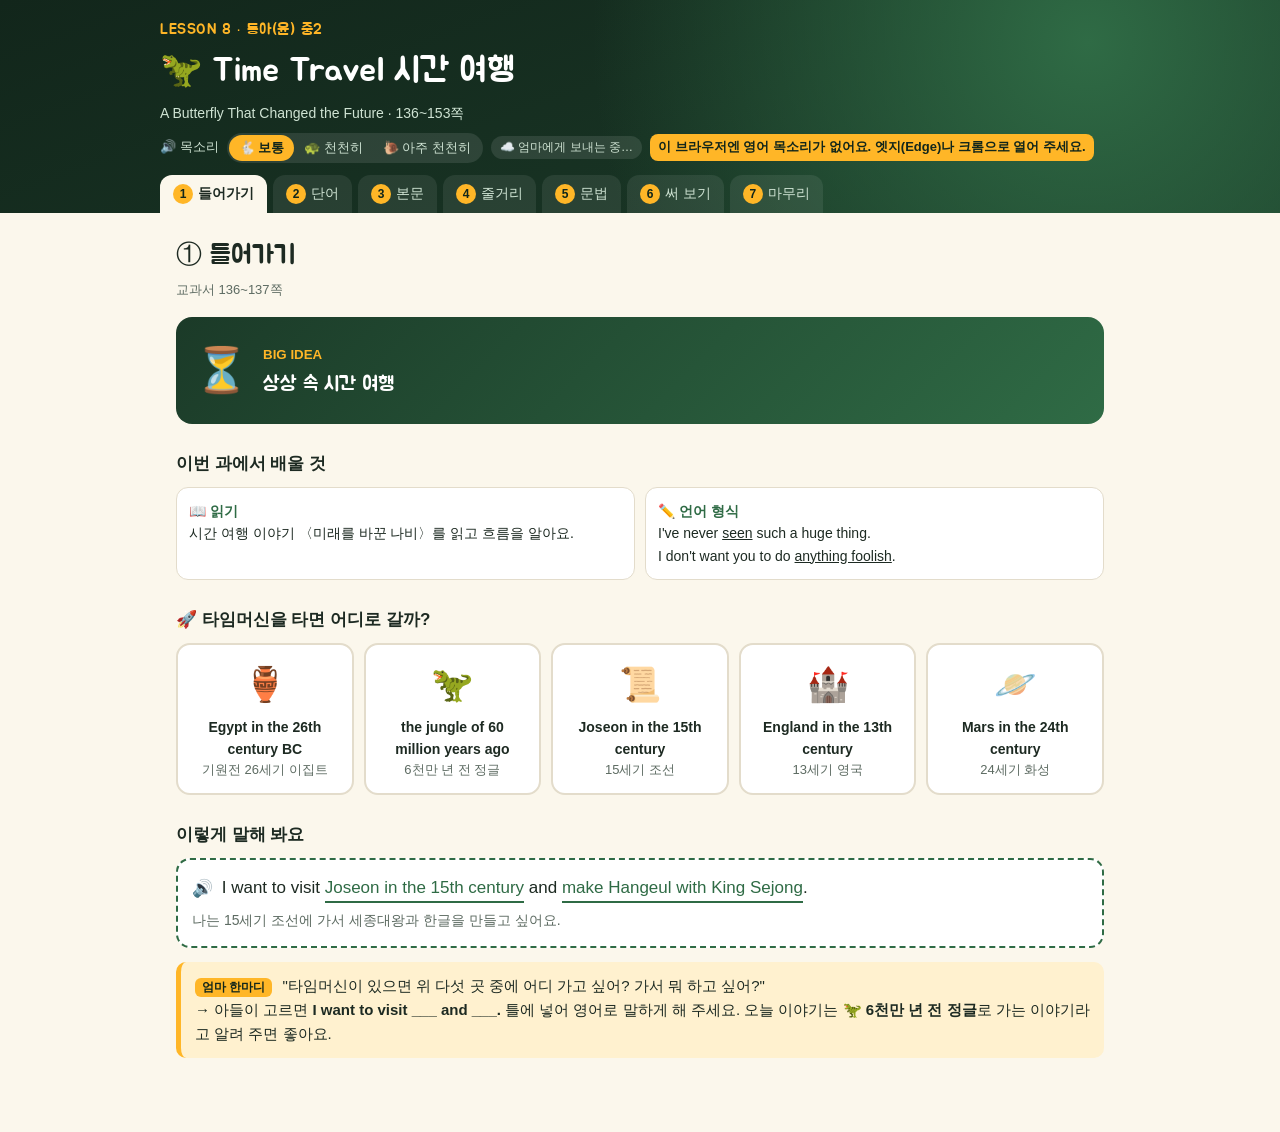
<file: english8/index.html>
<!doctype html>
<html lang="ko">
<head>
<meta charset="utf-8">
<meta name="viewport" content="width=device-width, initial-scale=1">
<title>영어 8과 Time Travel</title>
<meta name="theme-color" content="#12261b">
<link rel="manifest" href="manifest.webmanifest">
<link rel="icon" type="image/png" href="icon.png">
<link rel="apple-touch-icon" href="icon.png">
<meta name="apple-mobile-web-app-capable" content="yes">
<meta name="mobile-web-app-capable" content="yes">
<meta name="apple-mobile-web-app-title" content="영어 8과">
<meta name="robots" content="noindex">
<link rel="preconnect" href="https://fonts.googleapis.com">
<link href="https://fonts.googleapis.com/css2?family=Jua&display=swap" rel="stylesheet">
<style>
:root{
  --jungle:#12261b; --jungle2:#1b3a28; --leaf:#2f6b45; --moss:#8fc26a;
  --amber:#ffb627; --amber-soft:#fff1cf; --paper:#fbf7ec; --ink:#1d2a22;
  --muted:#5d6b62; --line:#e3dccb; --card:#ffffff; --red:#d9483b;
}
*{box-sizing:border-box}
html,body{margin:0}
body{background:var(--paper);color:var(--ink);
  font-family:"Malgun Gothic","맑은 고딕","Apple SD Gothic Neo",sans-serif;line-height:1.6}
button{font-family:inherit;cursor:pointer}

/* 위쪽 머리 */
header{background:radial-gradient(circle at 85% 20%,#2f6b45 0,transparent 45%),
  linear-gradient(160deg,var(--jungle),var(--jungle2));color:#fff;padding:18px 16px 0}
.head-in{max-width:960px;margin:0 auto}
.lesson{font-family:Jua,sans-serif;color:var(--amber);font-size:15px;letter-spacing:.5px}
h1{font-family:Jua,sans-serif;font-weight:400;margin:2px 0 4px;font-size:clamp(22px,5.4vw,34px);
  white-space:nowrap;overflow:hidden;text-overflow:ellipsis}
.sub{color:#cfe3d3;font-size:14px;margin:0 0 14px;white-space:nowrap;overflow:hidden;text-overflow:ellipsis}

.voicebar{display:flex;align-items:center;gap:8px;font-size:13px;color:#cfe3d3;margin:-6px 0 12px;flex-wrap:wrap}
.voicebar select{max-width:220px;border:0;border-radius:8px;padding:4px 8px;font-family:inherit;font-size:13px;background:#fff;color:var(--ink)}
.speed{display:inline-flex;background:rgba(255,255,255,.1);border-radius:999px;padding:2px}
.speed button{border:0;background:none;color:#cfe3d3;font-size:13px;padding:4px 10px;border-radius:999px;white-space:nowrap}
.speed button.on{background:var(--amber);color:var(--jungle);font-weight:700}
#voiceNote{background:var(--amber);color:var(--jungle);border-radius:8px;padding:3px 8px;font-weight:700}
.sync{font-size:12px;border-radius:999px;padding:2px 9px;background:rgba(255,255,255,.1);color:#cfe3d3;white-space:nowrap}
.sync.ok{color:#b9e39b}
.sync.no{color:#ffd27a}
/* 칸 고르기 */
nav{display:flex;gap:6px;overflow-x:auto;padding-bottom:0;scrollbar-width:none}
nav::-webkit-scrollbar{display:none}
nav button{flex:0 0 auto;border:0;border-radius:12px 12px 0 0;padding:9px 13px;
  background:rgba(255,255,255,.08);color:#cfe3d3;font-size:14px;white-space:nowrap}
nav button.on{background:var(--paper);color:var(--ink);font-weight:700}
nav button .n{display:inline-grid;place-items:center;width:20px;height:20px;border-radius:50%;
  background:var(--amber);color:var(--jungle);font-size:12px;font-weight:700;margin-right:5px}
nav button.wait{opacity:.55}

main{max-width:960px;margin:0 auto;padding:22px 16px 60px}
section{display:none}
section.on{display:block}
h2{font-family:Jua,sans-serif;font-weight:400;font-size:clamp(20px,4.6vw,26px);margin:0 0 4px;
  white-space:nowrap;overflow:hidden;text-overflow:ellipsis}
.page{color:var(--muted);font-size:13px;margin:0 0 16px}
h3{font-size:17px;margin:26px 0 10px}

/* 엄마 말풍선 */
.mom{background:var(--amber-soft);border-left:5px solid var(--amber);border-radius:10px;
  padding:12px 14px;margin:14px 0;font-size:15px}
.mom b.tag{display:inline-block;background:var(--amber);color:var(--jungle);border-radius:6px;
  padding:0 7px;font-size:12px;margin-right:6px}

/* ① 들어가기 */
.bigidea{background:linear-gradient(135deg,var(--jungle2),var(--leaf));color:#fff;border-radius:16px;
  padding:18px;display:flex;gap:14px;align-items:center}
.bigidea .ico{font-size:44px}
.bigidea small{color:var(--amber);font-weight:700}
.bigidea p{margin:2px 0 0;font-size:20px;font-family:Jua,sans-serif}
.eras{display:grid;grid-template-columns:repeat(auto-fill,minmax(160px,1fr));gap:10px}
.era{background:var(--card);border:2px solid var(--line);border-radius:14px;padding:12px;text-align:center}
.era .e{font-size:34px}
.era .en{font-weight:700;font-size:14px;margin-top:4px}
.era .ko{color:var(--muted);font-size:13px}
.pattern{background:var(--card);border:2px dashed var(--leaf);border-radius:14px;padding:14px;font-size:17px}
.pattern .blank{display:inline-block;min-width:90px;border-bottom:2px solid var(--leaf);color:var(--leaf);text-align:center}
.goal{display:grid;grid-template-columns:1fr 1fr;gap:10px}
.goal div{background:var(--card);border:1px solid var(--line);border-radius:12px;padding:12px;font-size:14px}
.goal b{display:block;color:var(--leaf)}

/* ② 단어 */
.guess{display:grid;gap:8px}
.guess .g{background:var(--card);border:1px solid var(--line);border-radius:12px;padding:10px 12px;font-size:15px}
.guess u{text-decoration-color:var(--amber);text-decoration-thickness:3px}
.guess .g{display:grid;grid-template-columns:1fr 1fr;gap:4px 16px;align-items:center}
.guess .ko{color:#3b4a40;font-size:14.5px;border-left:2px solid var(--line);padding-left:12px}
.guess .key{display:inline-block;min-width:3.2em;background:var(--amber-soft);border-bottom:2px solid var(--amber);
  color:transparent;border-radius:4px;text-align:center;user-select:none}
.guess .key::before{content:"？";color:var(--amber);font-weight:700}
.guess .g.open .key{color:var(--leaf);font-weight:700;background:none;user-select:auto}
.guess .g.open .key::before{content:none}
@media (max-width:700px){ .guess .g{grid-template-columns:1fr} .guess .ko{border-left:0;padding-left:26px} }
.tools{display:flex;gap:8px;flex-wrap:wrap;margin:6px 0 12px}
.btn{border:0;border-radius:999px;padding:8px 14px;font-size:14px;background:var(--leaf);color:#fff}
.btn.ghost{background:var(--card);color:var(--leaf);border:2px solid var(--leaf)}
.wrap{overflow-x:auto;border-radius:14px;border:1px solid var(--line);background:var(--card)}
table{border-collapse:collapse;width:100%;font-size:15px}
th{background:var(--jungle2);color:#fff;text-align:left;padding:9px 10px;font-weight:600;white-space:nowrap}
td{padding:9px 10px;border-top:1px solid var(--line);vertical-align:top}
tr.scene td{background:#eef5e8;color:var(--leaf);font-weight:700;font-size:13px;padding:6px 10px}
td.w{font-weight:700;white-space:nowrap}
td.m{white-space:nowrap}
td.ex{color:#3b4a40}
td.ex b{color:var(--red)}
.say{border:0;background:none;font-size:17px;padding:0 4px 0 0;vertical-align:-1px}
.hide-m td.m span{background:var(--line);color:transparent;border-radius:5px;user-select:none}
.hide-m td.m span.peek{background:none;color:inherit}
.hide-w td.w span{background:var(--line);color:transparent;border-radius:5px;user-select:none}
.hide-w td.w span.peek{background:none;color:inherit}

/* ③ 본문 */
.cast{display:grid;grid-template-columns:repeat(auto-fill,minmax(250px,1fr));gap:8px}
.cast div{background:var(--card);border:1px solid var(--line);border-radius:12px;padding:9px 12px;font-size:14px;color:var(--muted)}
.cast span{font-size:22px;margin-right:6px;vertical-align:-3px}
.cast b{color:var(--ink);margin-right:6px}
.scenes{display:flex;gap:6px;flex-wrap:wrap;margin:24px 0 12px;position:sticky;top:0;z-index:5;
  background:var(--paper);padding:8px 0}
.scenes button{border:2px solid var(--leaf);background:var(--card);color:var(--leaf);border-radius:999px;
  padding:6px 13px;font-size:14px;font-weight:700}
.scenes button.on{background:var(--leaf);color:#fff}
.scard{background:var(--card);border:1px solid var(--line);border-radius:16px;overflow:hidden}
.shead{background:linear-gradient(135deg,var(--jungle2),var(--leaf));color:#fff;padding:14px 16px}
.shead .t{font-family:Jua,sans-serif;font-size:21px;white-space:nowrap;overflow:hidden;text-overflow:ellipsis}
.shead .p{color:var(--amber);font-size:13px}
.shead .story{color:#e2efe4;font-size:14px;margin-top:4px}
.chips{display:flex;flex-wrap:wrap;gap:6px;padding:12px 16px 0}
.chips span{background:#eef5e8;color:var(--leaf);border-radius:999px;padding:2px 10px;font-size:13px}
.chips span i{font-style:normal;color:var(--muted);margin-left:4px}
.sbar{display:flex;gap:8px;flex-wrap:wrap;padding:12px 16px}
.sent{display:flex;gap:6px;padding:10px 16px;border-top:1px dashed var(--line);cursor:pointer;transition:background .2s}
.sent:hover{background:#fffaf0}
.sent.now{background:var(--amber-soft)}
.sent .num{flex:0 0 22px;color:var(--muted);font-size:12px;padding-top:4px}
.sent .body{flex:1}
.sent .e{font-size:17px;line-height:1.55}
.sent .k{margin-top:3px;font-size:15px;color:var(--leaf);display:none}
.sent .k::before{content:"→ ";color:var(--amber)}
.sent.open .k{display:block}
.sent .hint{font-size:12px;color:var(--muted)}
.sent.open .hint{display:none}
.gram{display:inline-block;background:var(--red);color:#fff;border-radius:6px;font-size:11px;padding:0 6px;margin-left:6px;vertical-align:2px}
.qbox{border-top:1px solid var(--line);background:#f6f9f2;padding:12px 16px}
.q{margin:6px 0 12px}
.q .qq{font-weight:700}
.q .qq .tag{display:inline-block;background:var(--leaf);color:#fff;border-radius:6px;font-size:12px;padding:0 7px;margin-right:6px}
.q .qq .tag.think{background:var(--amber);color:var(--jungle)}
.q .qk{color:var(--muted);font-size:14px}
.q .qa{display:none;margin-top:6px;background:#fff;border-left:4px solid var(--moss);border-radius:8px;padding:8px 10px;font-size:15px}
.q.open .qa{display:block}
.q .qa small{display:block;color:var(--muted)}
.q button{margin-top:6px}
.snav{display:flex;justify-content:space-between;padding:12px 16px;border-top:1px solid var(--line)}
/* ④ 줄거리 */
.plot{display:grid;gap:8px}
.pl{background:var(--card);border:1px solid var(--line);border-radius:12px;padding:10px 12px;display:flex;gap:10px}
.pl .no{flex:0 0 26px;height:26px;border-radius:50%;background:var(--leaf);color:#fff;display:grid;place-items:center;font-weight:700;font-size:13px}
.pl .tx{font-size:16px;line-height:2}
.pl .ko{font-size:13px;color:var(--muted);line-height:1.5}
.pl input{width:7.5em;border:0;border-bottom:2px solid var(--amber);background:var(--amber-soft);border-radius:4px 4px 0 0;
  padding:1px 6px;font:inherit;font-weight:700;color:var(--leaf);text-align:center}
.pl input.ok{border-color:var(--moss);background:#e6f3dc}
.pl input.no{border-color:var(--red);background:#fde6e3;color:var(--red)}
.score{align-self:center;font-weight:700;color:var(--leaf)}
.who{display:grid;gap:8px}
.wq{background:var(--card);border:1px solid var(--line);border-radius:12px;padding:10px 12px}
.wq .line{font-size:16px}
.wq .ko{font-size:13px;color:var(--muted)}
.wq .opts{display:flex;gap:6px;flex-wrap:wrap;margin-top:6px}
.wq .opts button{border:2px solid var(--line);background:#fff;border-radius:999px;padding:4px 12px;font-size:14px}
.wq .opts button.right{border-color:var(--moss);background:#e6f3dc;color:var(--leaf);font-weight:700}
.wq .opts button.wrong{border-color:var(--red);color:var(--red);animation:shake .3s}
@keyframes shake{25%{transform:translateX(-4px)}75%{transform:translateX(4px)}}
/* ⑤ 문법 */
.mini{font-weight:400;color:var(--muted);font-size:14px}
.gcard{background:var(--card);border:1px solid var(--line);border-radius:16px;padding:16px;margin-bottom:22px}
.ghead{font-family:Jua,sans-serif;font-size:21px;margin-bottom:10px;white-space:nowrap;overflow:hidden;text-overflow:ellipsis}
.ghead b{font-weight:400;color:var(--leaf)}
.gno{display:inline-block;background:var(--amber);color:var(--jungle);border-radius:8px;font-size:14px;padding:1px 8px;margin-right:8px;vertical-align:3px;font-family:inherit;font-weight:700}
.gkey{background:var(--jungle2);color:#fff;border-radius:12px;padding:14px;font-size:19px}
.gkey b{color:var(--amber)}
.gkey .ko{color:#cfe3d3;font-size:14px;margin-top:4px}
.gkey .ko b{color:var(--amber)}
.easy{padding:6px 2px}
.easy p{margin:8px 0}
.easy b{color:var(--leaf)}
.vs{display:flex;gap:8px;flex-wrap:wrap}
.vs div{border-radius:8px;padding:4px 12px;font-weight:700}
.vs .bad{background:#fde6e3;color:var(--red);text-decoration:line-through}
.vs .good{background:#e6f3dc;color:var(--leaf)}
.uses{display:grid;grid-template-columns:repeat(auto-fit,minmax(230px,1fr));gap:8px;margin:8px 0}
.uses>div{background:#f6f9f2;border-radius:12px;padding:10px 12px}
.uses .ut{display:inline-block;background:var(--leaf);color:#fff;border-radius:6px;padding:0 8px;font-size:13px;font-weight:700;margin-right:6px}
.uses small{color:var(--muted)}
.uses p{margin:6px 0 2px;font-size:16px}
.uses p b{color:var(--red)}
.uses .ko,.pattern .ko{color:var(--muted);font-size:13.5px}
.pp{margin:10px 0;background:#fffaf0;border:1px solid var(--line);border-radius:12px;padding:8px 12px}
.pp summary{cursor:pointer;font-weight:700;color:var(--leaf)}
.pp table{margin-top:8px;font-size:14px}
.pp th{background:var(--leaf)}
.exp td,.exp th{text-align:center}
.exp td:first-child{text-align:left}
.yn{display:inline-flex;gap:4px}
.yn button{border:2px solid var(--line);background:#fff;border-radius:999px;padding:2px 10px;font-size:13px}
.yn button.on{background:var(--leaf);border-color:var(--leaf);color:#fff}
.yn button.on.n{background:var(--muted);border-color:var(--muted)}
.exp tr.both td{background:var(--amber-soft)}
.ord{background:#f6f9f2;border-radius:12px;padding:12px;margin-bottom:10px}
.ord .front,.ord .back{font-size:16px}
.ord .back{color:var(--muted);font-size:14px;margin-top:6px}
.ord .slot{min-height:40px;display:flex;flex-wrap:wrap;gap:6px;align-items:center;border-bottom:2px dashed var(--leaf);padding:6px 0;margin:6px 0}
.ord .slot:empty::before{content:"여기에 단어가 놓여요";color:#aab4ad;font-size:13px}
.ord .bank{display:flex;flex-wrap:wrap;gap:6px}
.tile{border:2px solid var(--leaf);background:#fff;color:var(--leaf);border-radius:8px;padding:4px 12px;font-size:15px;font-weight:700}
.tile.used{visibility:hidden}
.ord.ok .slot{border-color:var(--moss);background:#e6f3dc;border-radius:8px}
.ord.no .slot{border-color:var(--red)}
.ord .res{font-weight:700;font-size:14px;min-height:20px}
.trail{display:flex;align-items:center;gap:2px;font-size:22px;margin:6px 0 12px;flex-wrap:nowrap;overflow-x:auto}
.trail span{flex:0 0 auto;width:30px;height:30px;display:grid;place-items:center;border-radius:50%;background:#eef5e8;font-size:16px}
.trail span.me{background:var(--amber);font-size:20px}
.trail span.end{background:none;font-size:26px;width:auto}
.tq-q{font-size:15px;color:var(--muted);margin-bottom:6px}
.tq-o{display:grid;gap:8px}
.tq-o button{text-align:left;border:2px solid var(--line);background:#fff;border-radius:12px;padding:10px 14px;font-size:16px}
.tq-o button:hover{border-color:var(--leaf)}
.tq-o button.wrong{border-color:var(--red);color:var(--red);animation:shake .3s}
.tq-msg{min-height:24px;margin-top:8px;font-weight:700;color:var(--leaf)}
/* ⑥ 써 보기 */
.comic{display:grid;grid-template-columns:repeat(auto-fit,minmax(200px,1fr));gap:8px}
.panel{border:3px solid var(--jungle2);border-radius:12px;padding:10px;background:#fff}
.panel .pic{font-size:34px;text-align:center;background:#eef5e8;border-radius:8px;padding:8px 0;margin-bottom:6px}
.panel p{margin:0;font-size:15px}
.panel .ko,.exbox .ko,.letter .ko{color:var(--muted);font-size:13px}
.story-w{background:#fffdf6;border:1px solid var(--line);border-radius:12px;padding:6px 14px;
  background-image:repeating-linear-gradient(transparent 0 39px,#efe7d3 39px 40px);font-size:16px;line-height:40px}
.story-w p{margin:0 0 4px}
.wi{border:0;border-bottom:2px solid var(--amber);background:var(--amber-soft);border-radius:4px 4px 0 0;
  font:inherit;color:var(--leaf);font-weight:700;padding:0 6px;width:min(26em,100%);line-height:1.6}
.wi::placeholder{color:#c2a35c;font-weight:400;font-size:14px}
.exbox{background:#f6f9f2;border-radius:12px;padding:10px 14px;margin-top:6px}
.exbox p{margin:6px 0}
.check{display:grid;gap:6px}
.check label{background:#fff;border:1px solid var(--line);border-radius:10px;padding:8px 12px;cursor:pointer}
.check input{accent-color:var(--leaf);width:18px;height:18px;vertical-align:-3px;margin-right:6px}
.letter{background:#fff;border:2px dashed var(--amber);border-radius:12px;padding:12px 16px;font-size:16px}
.letter p{margin:0 0 8px}
.print-only{display:none}
@media print{
  body *{visibility:hidden}
  #printLetter,#printLetter *{visibility:visible}
  #printLetter{display:block;position:absolute;inset:0;padding:40px;font-size:20px;line-height:1.9}
}
/* ⑦ 마무리 */
.bogi{background:#f6f9f2;border:1px dashed var(--leaf);border-radius:10px;padding:8px 12px;margin-bottom:8px;font-size:15px}
.bogi b{color:var(--red)}
.pick{display:grid;gap:8px}
.pk{background:#fff;border:1px solid var(--line);border-radius:12px;padding:10px 12px}
.pk .s{font-size:16px}
.pk .ko{color:var(--muted);font-size:13px}
.pk .opts{display:flex;gap:6px;flex-wrap:wrap;margin-top:6px}
.pk .opts button{border:2px solid var(--line);background:#fff;border-radius:999px;padding:4px 14px;font-size:15px;font-weight:700}
.pk .opts button.right{border-color:var(--moss);background:#e6f3dc;color:var(--leaf)}
.pk .opts button.wrong{border-color:var(--red);color:var(--red);animation:shake .3s}
.pk .why{display:none;color:var(--leaf);font-size:13.5px;margin-top:4px}
.pk.done .why{display:block}
.seq{display:grid;gap:6px}
.seq button{display:flex;gap:10px;align-items:center;text-align:left;border:2px solid var(--line);background:#fff;border-radius:12px;padding:8px 12px;font-size:15px}
.seq button .n{flex:0 0 28px;height:28px;border-radius:50%;background:#eef1ec;display:grid;place-items:center;font-weight:700;color:var(--muted)}
.seq button.on{border-color:var(--moss);background:#f2f9ec}
.seq button.on .n{background:var(--leaf);color:#fff}
.seq button.wrong{border-color:var(--red);animation:shake .3s}
.self{display:grid;gap:8px}
.self>div{display:flex;justify-content:space-between;align-items:center;gap:10px;background:#fff;border:1px solid var(--line);border-radius:12px;padding:8px 12px}
.self p{margin:0;font-size:14.5px}
.faces{display:flex;gap:4px;flex:0 0 auto}
.faces button{border:2px solid var(--line);background:#fff;border-radius:50%;width:40px;height:40px;font-size:20px;opacity:.5}
.faces button.on{opacity:1;border-color:var(--amber);background:var(--amber-soft)}
.finish{text-align:center;background:linear-gradient(160deg,var(--jungle),var(--leaf));color:#fff;border-radius:16px;padding:22px 16px}
.finish .e{font-size:44px}
.finish b{font-family:Jua,sans-serif;font-weight:400;font-size:22px;color:var(--amber)}
.finish p{margin:6px 0 0;color:#cfe3d3;font-size:14px}
/* 정답·오답 구분 표시 */
.mark{display:inline;margin:0 4px;font-size:15px;white-space:nowrap}
.ans-tag{display:inline-block;background:var(--leaf);color:#fff;border-radius:6px;padding:0 8px;font-size:13.5px;font-weight:700;line-height:1.7;vertical-align:1px}
.pl input.no{text-decoration:line-through;text-decoration-thickness:2px}
.opts button.right::after,.tq-o button.right::after{content:" ⭕ 정답";font-size:12.5px}
.opts button.wrong::after,.tq-o button.wrong::after{content:" ❌ 오답";font-size:12.5px}
.opts button.right{background:var(--leaf)!important;color:#fff!important;border-color:var(--leaf)!important}
.opts button.wrong{text-decoration:line-through}
.legend{display:flex;gap:10px;flex-wrap:wrap;font-size:13px;color:var(--muted);margin:0 0 12px}
.legend span{background:#fff;border:1px solid var(--line);border-radius:999px;padding:2px 10px}
/* 아직 안 만든 칸 */
.soon{text-align:center;padding:50px 10px;color:var(--muted)}
.soon .e{font-size:48px}

@media (max-width:560px){
  .goal{grid-template-columns:1fr}
  td.ex{font-size:13px}
  table{font-size:14px}
}
</style>
</head>
<body>
<header>
  <div class="head-in">
    <div class="lesson">LESSON 8 · 동아(윤) 중2</div>
    <h1>🦖 Time Travel 시간 여행</h1>
    <p class="sub">A Butterfly That Changed the Future · 136~153쪽</p>
    <div class="voicebar">🔊 목소리
      <select id="voice" hidden aria-label="영어 읽어 주는 목소리"></select>
      <span class="speed" id="speed">
        <button data-r="1" class="on">🐇 보통</button><button data-r="0.7">🐢 천천히</button><button data-r="0.5">🐌 아주 천천히</button>
      </span>
      <span id="syncState" class="sync">☁️ 엄마에게 보내는 중…</span>
      <span id="voiceNote" hidden>이 브라우저엔 영어 목소리가 없어요. 엣지(Edge)나 크롬으로 열어 주세요.</span>
    </div>
    <nav id="nav">
      <button data-go="s1" class="on"><span class="n">1</span>들어가기</button>
      <button data-go="s2"><span class="n">2</span>단어</button>
      <button data-go="s3"><span class="n">3</span>본문</button>
      <button data-go="s4"><span class="n">4</span>줄거리</button>
      <button data-go="s5"><span class="n">5</span>문법</button>
      <button data-go="s6"><span class="n">6</span>써 보기</button>
      <button data-go="s7"><span class="n">7</span>마무리</button>
    </nav>
  </div>
</header>

<main>
<!-- ① 들어가기 -->
<section id="s1" class="on">
  <h2>① 들어가기</h2>
  <p class="page">교과서 136~137쪽</p>

  <div class="bigidea">
    <div class="ico">⏳</div>
    <div><small>BIG IDEA</small><p>상상 속 시간 여행</p></div>
  </div>

  <h3>이번 과에서 배울 것</h3>
  <div class="goal">
    <div><b>📖 읽기</b>시간 여행 이야기 〈미래를 바꾼 나비〉를 읽고 흐름을 알아요.</div>
    <div><b>✏️ 언어 형식</b>I've never <u>seen</u> such a huge thing.<br>I don't want you to do <u>anything foolish</u>.</div>
  </div>

  <h3>🚀 타임머신을 타면 어디로 갈까?</h3>
  <div class="eras">
    <div class="era"><div class="e">🏺</div><div class="en">Egypt in the 26th century BC</div><div class="ko">기원전 26세기 이집트</div></div>
    <div class="era"><div class="e">🦖</div><div class="en">the jungle of 60 million years ago</div><div class="ko">6천만 년 전 정글</div></div>
    <div class="era"><div class="e">📜</div><div class="en">Joseon in the 15th century</div><div class="ko">15세기 조선</div></div>
    <div class="era"><div class="e">🏰</div><div class="en">England in the 13th century</div><div class="ko">13세기 영국</div></div>
    <div class="era"><div class="e">🪐</div><div class="en">Mars in the 24th century</div><div class="ko">24세기 화성</div></div>
  </div>

  <h3>이렇게 말해 봐요</h3>
  <div class="pattern">
    <button class="say" data-say="I want to visit Joseon in the 15th century and make Hangeul with King Sejong.">🔊</button>
    I want to visit <span class="blank">Joseon in the 15th century</span> and <span class="blank">make Hangeul with King Sejong</span>.
    <div style="color:var(--muted);font-size:14px;margin-top:6px">나는 15세기 조선에 가서 세종대왕과 한글을 만들고 싶어요.</div>
  </div>

  <div class="mom"><b class="tag">엄마 한마디</b>
    "타임머신이 있으면 위 다섯 곳 중에 어디 가고 싶어? 가서 뭐 하고 싶어?"<br>
    → 아들이 고르면 <b>I want to visit ___ and ___.</b> 틀에 넣어 영어로 말하게 해 주세요. 오늘 이야기는 <b>🦖 6천만 년 전 정글</b>로 가는 이야기라고 알려 주면 좋아요.
  </div>
</section>

<!-- ② 단어 -->
<section id="s2">
  <h2>② 단어</h2>
  <p class="page">교과서 138쪽 + 본문 아래 단어 (139~144쪽)</p>

  <h3>🗞️ 신문 기사 속 단어 뜻 맞혀 보기 <span style="font-weight:400;color:var(--muted);font-size:14px">(138쪽 A)</span></h3>
  <div class="guess" id="guess">
    <div class="g"><div class="en"><button class="say" data-say="Abraham Lincoln became the 16th president of the USA in 1861.">🔊</button>Abraham Lincoln became the 16th <u>president</u> of the USA in 1861.</div>
      <div class="ko">에이브러햄 링컨은 1861년에 미국의 16대 <span class="key">대통령</span>이 되었다.</div></div>
    <div class="g"><div class="en"><button class="say" data-say="Many people panicked in the fire on Green Street.">🔊</button>Many people <u>panicked</u> in the fire on Green Street.</div>
      <div class="ko">그린 가에서 난 불 속에서 많은 사람들이 <span class="key">겁에 질려 어쩔 줄 몰랐다</span>.</div></div>
    <div class="g"><div class="en"><button class="say" data-say="A bear family appeared, and cars stopped to watch them.">🔊</button>A bear family <u>appeared</u>, and cars stopped to watch them.</div>
      <div class="ko">곰 가족이 <span class="key">나타났고</span>, 차들이 그들을 보려고 멈춰 섰다.</div></div>
    <div class="g"><div class="en"><button class="say" data-say="A new bike path will open along the river next month.">🔊</button>A new bike <u>path</u> will open along the river next month.</div>
      <div class="ko">다음 달에 강을 따라 새 자전거 <span class="key">길</span>이 열릴 것이다.</div></div>
  </div>
  <div class="tools"><button class="btn ghost" id="guessBtn">정답 보기</button></div>

  <div class="mom"><b class="tag">엄마 한마디</b>오른쪽 해석을 같이 읽으면서 밑줄 단어 자리(？)에 들어갈 뜻을 짐작해 보게 해 주세요. 그다음 "정답 보기"를 누르면 ？ 자리에 뜻이 채워져요.</div>

  <h3>📋 8과 단어 30개 <span style="font-weight:400;color:var(--muted);font-size:14px">(본문 장면 순서)</span></h3>
  <div class="tools">
    <button class="btn" id="hideM">뜻 가리기</button>
    <button class="btn" id="hideW">영어 가리기</button>
  </div>
  <div class="wrap">
    <table id="words">
      <thead><tr><th>단어</th><th>뜻</th><th>본문 속 문장</th></tr></thead>
      <tbody></tbody>
    </table>
  </div>
  <div class="mom"><b class="tag">엄마 한마디</b>"뜻 가리기"를 누르고 단어를 하나씩 물어보세요. 가린 칸을 누르면 그 칸만 보여요. 다 맞히면 "영어 가리기"로 거꾸로 물어봐요.</div>
</section>

<section id="s3">
  <h2>③ 본문 A Butterfly That Changed the Future</h2>
  <p class="page">교과서 139~144쪽 · 미래를 바꾼 나비</p>

  <h3>👥 먼저 등장인물부터 <span style="font-weight:400;color:var(--muted);font-size:14px">(138쪽 Read Ahead)</span></h3>
  <div class="cast">
    <div><span>🧑</span><b>Eckels</b>에클스 · 공룡을 보고 싶은 손님</div>
    <div><span>👔</span><b>Mr. Parker</b>파커 씨 · 타임 트래블 회사를 세운 사람</div>
    <div><span>🧭</span><b>Travis</b>트래비스 · 여행 가이드</div>
    <div><span>🧳</span><b>two other travelers</b>다른 여행자 두 명</div>
    <div><span>📺</span><b>Mr. Keith</b>키스 씨 · TV 뉴스 속 새 대통령</div>
    <div><span>🦖</span><b>T. rex</b>티라노사우루스</div>
  </div>
  <div class="mom"><b class="tag">엄마 한마디</b>소설은 등장인물을 먼저 알면 쉬워요(교과서 Reading Tip). 위 여섯을 같이 읽고 시작해 주세요.</div>

  <div class="scenes" id="scenePills"></div>
  <div id="sceneBox"></div>
</section>
<section id="s4">
  <h2>④ 줄거리 정리</h2>
  <p class="page">교과서 145~147쪽</p>

  <h3>🧩 A. 줄거리 빈칸 채우기 <span style="font-weight:400;color:var(--muted);font-size:14px">(145쪽 Read and Complete)</span></h3>
  <div class="mom"><b class="tag">엄마 한마디</b>빈칸에 들어갈 영어 단어를 아들이 직접 쳐 보게 해 주세요. 모르면 ③ 본문의 그 장면을 다시 보면 돼요. 다 쓰면 "채점하기"를 눌러요.</div>
  <div class="plot" id="plot"></div>
  <div class="tools"><button class="btn" id="plotCheck">채점하기</button><button class="btn ghost" id="plotAns">정답 보기</button><span id="plotScore" class="score"></span></div>

  <h3>🗣️ B. 누가 한 말일까? <span style="font-weight:400;color:var(--muted);font-size:14px">(146쪽 Read and Choose)</span></h3>
  <div class="who" id="who"></div>

  <h3>💬 C. 가장 재미있었던 부분 말하기 <span style="font-weight:400;color:var(--muted);font-size:14px">(146쪽 Share Your Ideas)</span></h3>
  <div class="pattern">
    <div><button class="say" data-say="Which part of the story did you find most interesting?">🔊</button><b>Which part of the story did you find most interesting?</b></div>
    <div style="color:var(--muted);font-size:14px">이야기에서 어느 부분이 가장 재미있었나요?</div>
    <div style="margin-top:10px"><button class="say" data-say="After Eckels returned to the present, he found some unthinkable changes and got confused. I found that part most interesting.">🔊</button>After Eckels returned to the present, he found some unthinkable changes and got confused. I found that part most interesting.</div>
    <div style="color:var(--muted);font-size:14px">에클스가 현재로 돌아온 뒤 상상도 못 한 변화들을 발견하고 혼란스러워했어요. 저는 그 부분이 가장 재미있었어요.</div>
  </div>
  <div class="mom"><b class="tag">엄마 한마디</b>엄마가 위 질문을 영어로 물어보고, 아들은 예시처럼 <b>I found that part most interesting.</b>으로 끝나게 답해 보게 해 주세요. 우리말로 먼저 말해도 괜찮아요.</div>

  <h3>🎭 D. 역할 나눠 읽기 <span style="font-weight:400;color:var(--muted);font-size:14px">(147쪽 Reading Project 인형극을 집에서)</span></h3>
  <div class="mom"><b class="tag">집에서 해 보기</b>교과서에서는 여섯 명이 모둠을 만들어 인형극을 해요. 집에서는 <b>아들은 Eckels</b>, <b>엄마는 Travis와 Mr. Parker</b>를 맡아서 ③ 본문의 따옴표(“ ”) 대사만 번갈아 읽어 보세요. 해설 부분은 🔊로 들으면 돼요.</div>
</section>
<section id="s5">
  <h2>⑤ 문법 Language in Use</h2>
  <p class="page">교과서 148~149쪽</p>

  <!-- 문법 1 -->
  <div class="gcard">
    <div class="ghead"><span class="gno">문법 1</span>현재완료 <b>have + 과거분사</b></div>
    <div class="gkey"><button class="say" data-say="I've never seen such a huge thing.">🔊</button>I<b>’ve</b> never <b>seen</b> such a huge thing.
      <div class="ko">나는 이렇게 거대한 것은 한 번도 <b>본 적이 없어</b>. (본문 장면 4)</div></div>
    <div class="easy">
      <p>👉 <b>과거에 있었던 일이 지금까지 이어질 때</b> 써요. 모양은 <b>have(has) + 과거분사</b>예요.</p>
      <p>👉 I have → <b>I’ve</b>, he has → <b>he’s</b>처럼 줄여 쓰기도 해요. 주어가 he, she, it, 이름 하나면 <b>has</b>를 써요.</p>
    </div>
    <div class="uses">
      <div><span class="ut">완료</span><small>막 ~했다 · just, already</small>
        <p><button class="say" data-say="You are late. The concert has already started.">🔊</button>You are late. The concert <b>has already started</b>.</p>
        <div class="ko">너 늦었어. 콘서트가 벌써 시작했어.</div></div>
      <div><span class="ut">계속</span><small>~해 왔다 · for, since</small>
        <p><button class="say" data-say="My uncle has lived in Canada since 2010.">🔊</button>My uncle <b>has lived</b> in Canada since 2010.</p>
        <div class="ko">우리 삼촌은 2010년부터 캐나다에서 살고 있어.</div></div>
      <div><span class="ut">경험</span><small>~한 적 있다 · ever, never, before</small>
        <p><button class="say" data-say="Have you been to Jeju-do before?">🔊</button><b>Have</b> you <b>been</b> to Jeju-do before?</p>
        <div class="ko">너 전에 제주도에 가 본 적 있니?</div></div>
    </div>
    <details class="pp"><summary>📌 이번 과에 나오는 과거분사 모음 (눌러서 보기)</summary>
      <table><thead><tr><th>원래 말</th><th>과거</th><th>과거분사</th><th>뜻</th></tr></thead><tbody>
        <tr><td>be</td><td>was/were</td><td><b>been</b></td><td>~이다, 있다</td></tr>
        <tr><td>see</td><td>saw</td><td><b>seen</b></td><td>보다</td></tr>
        <tr><td>eat</td><td>ate</td><td><b>eaten</b></td><td>먹다</td></tr>
        <tr><td>meet</td><td>met</td><td><b>met</b></td><td>만나다</td></tr>
        <tr><td>run</td><td>ran</td><td><b>run</b></td><td>달리다</td></tr>
        <tr><td>swim</td><td>swam</td><td><b>swum</b></td><td>수영하다</td></tr>
        <tr><td>arrive</td><td>arrived</td><td><b>arrived</b></td><td>도착하다</td></tr>
        <tr><td>finish · learn · live · want · play</td><td>-ed</td><td><b>-ed</b> (과거와 같아요)</td><td>끝내다 · 배우다 · 살다 · 원하다 · 놀다</td></tr>
      </tbody></table></details>
    <div class="mom"><b class="tag">엄마 한마디</b>본문에도 현재완료가 두 번 더 나와요. <b>I’ve always wanted</b> to see a dinosaur.(장면 1), <b>We’ve just arrived</b> in the jungle.(장면 2) 같이 찾아보면 좋아요.</div>

    <h3>✍️ Use It: SNS 글 완성하기 <span class="mini">(finish · learn · be 를 알맞게 바꿔 쓰기)</span></h3>
    <div class="plot" id="sns"></div>
    <div class="tools"><button class="btn" id="snsCheck">채점하기</button><button class="btn ghost" id="snsAns">정답 보기</button><span id="snsScore" class="score"></span></div>

    <h3>🙋 Play Time: Have you ~? <span class="mini">(엄마랑 서로 묻고 답하기)</span></h3>
    <div class="pattern" style="font-size:16px">
      <div><button class="say" data-say="Have you eaten malatang before?">🔊</button>A: <b>Have you eaten</b> malatang before? <span class="ko">마라탕 먹어 본 적 있어?</span></div>
      <div><button class="say" data-say="Yes, I have. No, I haven't.">🔊</button>B: Yes, I have. / No, I haven’t. <span class="ko">응, 있어. / 아니, 없어.</span></div>
    </div>
    <div class="wrap" style="margin-top:10px"><table class="exp" id="exp">
      <thead><tr><th>Have you ~ ?</th><th>나</th><th>엄마</th></tr></thead><tbody></tbody></table></div>
    <div class="mom"><b class="tag">엄마 한마디</b>한 줄씩 🔊로 질문을 듣고, 서로 영어로 묻고 답한 뒤 Yes/No를 눌러요. 둘 다 Yes인 줄은 ⭐이 떠요.</div>
  </div>

  <!-- 문법 2 -->
  <div class="gcard">
    <div class="ghead"><span class="gno">문법 2</span><b>something + 형용사</b></div>
    <div class="gkey"><button class="say" data-say="I don't want you to do anything foolish.">🔊</button>I don’t want you to do <b>anything foolish</b>.
      <div class="ko">나는 네가 <b>어리석은 일</b>은 하나도 하지 않았으면 해. (본문 장면 3)</div></div>
    <div class="easy">
      <p>👉 <b>-thing</b>으로 끝나는 말(something, anything, nothing, everything)은 꾸며 주는 말(형용사)이 <b>뒤</b>에 와요.</p>
      <div class="vs"><div class="bad">✗ foolish anything</div><div class="good">○ anything foolish</div></div>
      <p>👉 보통 말은 형용사가 앞에 와요: a <b>huge</b> thing. 하지만 something은 뒤로: something <b>huge</b>.</p>
    </div>
    <div class="uses">
      <div><p><button class="say" data-say="I saw something strange in the dark.">🔊</button>I saw <b>something strange</b> in the dark.</p><div class="ko">나는 어둠 속에서 이상한 무언가를 봤어.</div></div>
      <div><p><button class="say" data-say="The kids are drawing something funny.">🔊</button>The kids are drawing <b>something funny</b>.</p><div class="ko">아이들이 재미있는 무언가를 그리고 있어.</div></div>
      <div><p><button class="say" data-say="There's nothing wrong with his answer.">🔊</button>There’s <b>nothing wrong</b> with his answer.</p><div class="ko">그의 답에는 틀린 것이 하나도 없어.</div></div>
    </div>
    <div class="mom"><b class="tag">엄마 한마디</b>본문 장면 2에도 있어요: cause <b>something unthinkable</b> (상상도 할 수 없는 일을 일으키다).</div>

    <h3>🧱 Use It: 단어 순서대로 놓기 <span class="mini">(단어를 눌러 차례로 놓아요. 놓은 단어를 누르면 빠져요)</span></h3>
    <div id="order"></div>
  </div>

  <!-- 온라인 놀이 -->
  <div class="gcard">
    <div class="ghead"><span class="gno">놀이</span>Meet the T. Rex Family 🦖</div>
    <p class="mini" style="margin:0 0 8px">두 문장 중 <b>어법이 맞는 문장</b>을 누르면 한 칸씩 T. rex 가족에게 다가가요. (149쪽 Online Play)</p>
    <div class="trail" id="trail"></div>
    <div id="tq"></div>
  </div>
</section>
<section id="s6">
  <h2>⑥ 써 보기 Think and Write</h2>
  <p class="page">교과서 150~151쪽 · 쓴 글은 이 컴퓨터에 저절로 저장돼요</p>

  <div class="gcard">
    <div class="ghead"><span class="gno">1</span>이야기 이어 쓰기</div>
    <p class="mini" style="margin:0 0 10px">현재로 돌아온 에클스에게 그다음 무슨 일이 생겼을까요? 만화 세 칸의 말풍선을 채워 이야기를 이어 써요.</p>

    <h3 style="margin-top:6px">Step 1 · Plan 만화 계획하기</h3>
    <div class="comic">
      <div class="panel"><div class="pic">😱</div><p>Eckels found some changes in the present and was shocked.</p><div class="ko">에클스는 현재에서 몇 가지 변화를 발견하고 충격을 받았다.</div></div>
      <div class="panel"><div class="pic">🧑❓🧭</div><p>Eckels went to Travis to ask what he could do.</p><div class="ko">에클스는 자기가 무엇을 할 수 있는지 물어보려고 트래비스에게 갔다.</div></div>
      <div class="panel"><div class="pic">🏙️😲</div><p>Eckels went outside and saw something unthinkable.</p><div class="ko">에클스는 밖으로 나가서 상상도 할 수 없는 무언가를 보았다.</div></div>
    </div>

    <h3>Step 2 · Write 이어 쓰기</h3>
    <div class="story-w">
      <p>Eckels found some changes in the present and was shocked.
        “<input class="wi" data-k="w1" placeholder="에클스가 혼잣말로 한 말">” he said to himself.</p>
      <p>He went to Travis to ask what he could do.
        “<input class="wi" data-k="w2" placeholder="에클스가 트래비스에게 한 질문">” asked Eckels.</p>
      <p>“<input class="wi" data-k="w3" placeholder="트래비스의 대답">” said Travis.</p>
      <p>Eckels went outside and saw something unthinkable.
        “<input class="wi" data-k="w4" placeholder="밖에서 무엇을 보고 한 말">” he said.</p>
    </div>
    <div class="tools">
      <button class="btn ghost" id="wEx">교과서 예시 보기</button>
      <button class="btn" id="wRead">🔊 내 이야기 듣기</button>
    </div>
    <div class="exbox" id="wExBox" hidden>
      <b>교과서 만화 속 말풍선</b>
      <p>① <button class="say" data-say="The world has changed because of me!">🔊</button>The world has changed because of me! <span class="ko">나 때문에 세상이 바뀌어 버렸어!</span></p>
      <p>② <button class="say" data-say="What can I do to fix the problem?">🔊</button>What can I do to fix the problem? <span class="ko">이 문제를 바로잡으려면 제가 뭘 할 수 있죠?</span></p>
      <p>③ <button class="say" data-say="Well, there's nothing you can do.">🔊</button>Well, there’s nothing you can do. <span class="ko">글쎄요, 당신이 할 수 있는 건 아무것도 없어요.</span></p>
      <p>④ <span class="mini">(교과서는 비어 있어요. 이런 식으로 써 볼 수 있어요)</span><br>
        <button class="say" data-say="I've never seen such a strange city! Everything has changed!">🔊</button>I’ve never seen such a strange city! Everything has changed! <span class="ko">이렇게 이상한 도시는 처음 봐! 모든 게 변해 버렸어!</span></p>
    </div>

    <h3>스스로 점검하기 <span class="mini">(Self-check · 엄마랑 Peer-check)</span></h3>
    <div class="check">
      <label><input type="checkbox" data-k="c1"> 상상력을 발휘해 이야기를 썼나요?</label>
      <label><input type="checkbox" data-k="c2"> 현재완료와 「something + 형용사」를 바르게 썼나요?</label>
      <label><input type="checkbox" data-k="c3"> 철자와 구두점(. , ? !)을 바르게 썼나요?</label>
    </div>
    <div class="mom"><b class="tag">엄마 한마디</b>Step 3(Peer-edit)는 짝 대신 엄마가 읽어 주세요. 잘 쓴 점 하나, 고칠 점 하나를 말해 주고 다시 써 보게 하면 돼요. 이번 과 문법(<b>have + 과거분사</b>, <b>something + 형용사</b>)을 한 번이라도 넣어 보라고 해 주세요.</div>
  </div>

  <div class="gcard">
    <div class="ghead"><span class="gno">2</span>10년 뒤의 나에게 편지 쓰기</div>
    <p class="mini" style="margin:0 0 10px">151쪽 Create · 교과서 예시(Mina의 편지)를 먼저 읽고, 내 편지를 써요.</p>
    <div class="letter">
      <p><b>Dear Future Me,</b></p>
      <p>Hi. How are you? I’m now in the second grade in middle school. You’ve always wanted to be a pilot. I hope your dream has come true. Hope you’re happy.</p>
      <p>With love,<br>Mina</p>
      <div class="ko">10년 뒤의 나에게, 안녕. 잘 지내? 나는 지금 중학교 2학년이야. 너는 늘 비행기 조종사가 되고 싶어 했지. 네 꿈이 이루어졌기를 바라. 행복하길 바라. 사랑을 담아, 미나가</div>
      <button class="btn ghost" style="margin-top:8px" id="minaRead">🔊 Mina 편지 듣기</button>
    </div>

    <h3>✉️ 내 편지</h3>
    <div class="story-w">
      <p><b>Dear Future Me,</b></p>
      <p>Hi. How are you? I’m now in the second grade in middle school.
        You’ve always wanted to be <input class="wi" data-k="dream" placeholder="a(n) + 꿈 (예: a game designer)" style="width:15em">.
        I hope your dream has come true.
        <input class="wi" data-k="more" placeholder="더 하고 싶은 말 (써도 되고 안 써도 돼요)" style="width:22em"></p>
      <p>Hope you’re happy.</p>
      <p>With love,<br><input class="wi" data-k="name" placeholder="영어 이름" style="width:9em"></p>
    </div>
    <div class="tools"><button class="btn" id="lRead">🔊 내 편지 듣기</button><button class="btn ghost" id="lPrint">🖨️ 편지만 인쇄하기</button></div>
    <div class="mom"><b class="tag">엄마 한마디</b>꿈을 영어로 모르면 같이 찾아 주세요. 예: a doctor(의사), a soccer player(축구 선수), a YouTuber(유튜버), a programmer(프로그래머). 교과서처럼 편지를 인쇄해서 타임캡슐 상자에 넣어 두면 좋은 추억이 돼요.</div>
  </div>
</section>
<div id="printLetter" class="print-only"></div>
<section id="s7">
  <h2>⑦ 마무리 Review</h2>
  <p class="page">교과서 152~153쪽 · 이 단원에서 배운 것을 확인해요</p>

  <div class="mom"><b class="tag">엄마 한마디</b>책을 덮고 혼자 풀게 해 주세요. 문제마다 채점 단추가 있어요. 틀린 문제는 ③ 본문이나 ⑤ 문법으로 돌아가서 다시 보면 돼요.</div>
  <div class="legend"><span>⭕ 맞은 답</span><span>❌ 틀린 답 (줄이 그어져요)</span><span><b class="ans-tag">정답 ○○</b> 초록 표가 정답</span></div>

  <div class="gcard">
    <div class="ghead"><span class="gno">Big Idea</span>언어 형식 고르기</div>
    <div class="pick" id="pick0"></div>
  </div>

  <div class="gcard">
    <div class="ghead"><span class="gno">Words</span>단어와 읽기</div>

    <h3 style="margin-top:4px">1. 빈칸에 알맞은 단어를 〈보기〉에서 골라 쓰기</h3>
    <div class="bogi">보기 · terrified · whisper · cause · founder</div>
    <div class="plot" id="r1"></div>
    <div class="tools"><button class="btn" id="r1Check">채점하기</button><button class="btn ghost" id="r1Ans">정답 보기</button><span id="r1Score" class="score"></span></div>

    <h3>2. 빈칸에 at · by · in 중 알맞은 말 쓰기</h3>
    <div class="plot" id="r2"></div>
    <div class="tools"><button class="btn" id="r2Check">채점하기</button><button class="btn ghost" id="r2Ans">정답 보기</button><span id="r2Score" class="score"></span></div>

    <h3>3. 이야기 순서대로 누르기 <span class="mini">(먼저 일어난 일부터 차례로 눌러요)</span></h3>
    <div class="seq" id="seq"></div>
    <div class="tools"><button class="btn ghost" id="seqReset">다시 하기</button><span id="seqMsg" class="score"></span></div>

    <h3>4. 본문 내용과 맞으면 T, 틀리면 F</h3>
    <div class="pick" id="tf"></div>
  </div>

  <div class="gcard">
    <div class="ghead"><span class="gno">Grammar</span>문법과 쓰기</div>

    <h3 style="margin-top:4px">5. 주어진 단어로 현재완료 문장 완성하기</h3>
    <div class="bogi">예시 · Anna <b>has been</b> sick since Monday. <span class="mini">(애나는 월요일부터 계속 아파.)</span></div>
    <div class="plot" id="r5"></div>
    <div class="tools"><button class="btn" id="r5Check">채점하기</button><button class="btn ghost" id="r5Ans">정답 보기</button><span id="r5Score" class="score"></span></div>

    <h3>6. 그림을 보고 something + 형용사로 쓰기 <span class="mini">(cold · sweet · warm)</span></h3>
    <div class="bogi">예시 · 🥱 Tim is bored. He wants to do <b>something fun</b>. <span class="mini">(팀은 심심해. 그는 재미있는 걸 하고 싶어.)</span></div>
    <div class="plot" id="r6"></div>
    <div class="tools"><button class="btn" id="r6Check">채점하기</button><button class="btn ghost" id="r6Ans">정답 보기</button><span id="r6Score" class="score"></span></div>

    <h3>7. 친구들에게 소개하고 싶은 특별한 경험 두 가지 쓰기</h3>
    <div class="bogi">예시 · I <b>have run</b> a half marathon before. <span class="mini">(나는 전에 하프 마라톤을 뛰어 본 적이 있어.)</span></div>
    <div class="story-w" id="r7">
      <p>① <input class="wi" data-k="e1" placeholder="I have ~ before."></p>
      <p>② <input class="wi" data-k="e2" placeholder="I have ~ before."></p>
    </div>
    <div class="mom"><b class="tag">엄마 한마디</b>정답이 없는 문제예요. <b>I have + 과거분사</b> 모양이 맞는지만 같이 봐 주세요. ⑤ 문법의 과거분사 표를 보면 도움이 돼요.</div>
  </div>

  <div class="gcard">
    <div class="ghead"><span class="gno">Check</span>스스로 평가하기 <span class="mini">Check Yourself</span></div>
    <div class="self" id="self">
      <div data-k="s1"><p><b>Words and Reading</b><br>시간 여행을 주제로 한 이야기를 읽고, 글의 흐름을 파악할 수 있어요.</p>
        <span class="faces"><button>😊</button><button>🙂</button><button>😥</button></span></div>
      <div data-k="s2"><p><b>Grammar and Writing</b><br>이 단원에서 배운 언어 형식을 써서 본문 이야기를 이어 쓸 수 있어요.</p>
        <span class="faces"><button>😊</button><button>🙂</button><button>😥</button></span></div>
    </div>
  </div>

  <div class="finish">
    <div class="e">🦋</div>
    <b>Lesson 8 끝! 정말 수고했어!</b>
    <p>A little change can cause something unthinkable. 작은 노력도 큰 변화를 만들어요.</p>
  </div>
</section>
</main>

<script>
// 단어: [장면, 단어, 뜻, 본문 문장(단어는 *로 감쌈)]
const WORDS = [
 [1,"president","대통령","Mr. Keith, the new *president*, was on the news."],
 [1,"founder","설립자","said Mr. Parker, the *founder* of Time Travel."],
 [1,"dinosaur","공룡","I've always wanted to see a *dinosaur*."],
 [1,"jungle","정글, 밀림","We can take you back to the *jungle* of 60 million years ago."],
 [1,"million","백만","the jungle of 60 *million* years ago"],
 [1,"instruction","지시, 설명","To stay safe, you must follow his *instructions*."],
 [2,"path","길","Do you see the *path* over there?"],
 [2,"at any time","언제라도","You must not leave it *at any time*."],
 [2,"by accident","실수로, 우연히","You might kill something *by accident*."],
 [2,"cause","일으키다","A little change here can *cause* something unthinkable in the future."],
 [2,"unthinkable","상상도 할 수 없는","something *unthinkable* in the future"],
 [3,"be covered in","~로 덮여 있다","The jungle *was covered in* fog."],
 [3,"fog","안개","The jungle was covered in *fog*."],
 [3,"foolish","어리석은","I don't want you to do anything *foolish*."],
 [4,"whisper","속삭이다","Travis *whispered*, \"Look over there.\""],
 [4,"appear","나타나다","A T. rex slowly *appeared*."],
 [4,"scared","무서워하는","I'm so *scared*."],
 [4,"breathe","숨 쉬다","I can't *breathe*."],
 [4,"panic","겁에 질려 어쩔 줄 모르다","Don't *panic*, Eckels."],
 [4,"terrified","겁에 질린","He was so *terrified* that he left the path by accident."],
 [4,"toward","~쪽으로","The T. rex turned its head *toward* him."],
 [4,"silence","침묵, 고요","There was a moment of *silence*."],
 [4,"suddenly","갑자기","It *suddenly* started to run toward them."],
 [4,"roar","으르렁거리는 소리","with a loud *roar*"],
 [5,"put ~ in danger","~을 위험에 빠뜨리다","You *put* all of us *in danger*."],
 [5,"mud","진흙","There's only a little *mud* on my shoes."],
 [5,"stare","빤히 쳐다보다","Travis *stared* at Eckels for a long time."],
 [6,"except","~을 제외하고","Everything looked the same, *except* the big sign on the wall."],
 [6,"confused","혼란스러운","Eckels was *confused*."],
 [6,"shocked","충격을 받은","He was *shocked*."]
];
const SCENE = ["","장면 1 · 타임트래블 사무실 (139쪽)","장면 2 · 6천만 년 전 정글에 도착 (140쪽)","장면 3 · 안개 낀 정글 (141쪽)",
  "장면 4 · T. rex가 나타나다 (142쪽)","장면 5 · 타임머신으로 돌아오다 (143쪽)","장면 6 · 달라진 현재 (144쪽)"];

const tb = document.querySelector("#words tbody");
let last = 0, html = "";
const esc = s => s.replace(/&/g,"&amp;").replace(/</g,"&lt;");
for (const [sc,w,m,ex] of WORDS){
  if (sc !== last){ html += `<tr class="scene"><td colspan="3">${SCENE[sc]}</td></tr>`; last = sc; }
  const plain = ex.replace(/\*/g,"");
  const exH = esc(ex).replace(/\*(.+?)\*/g,"<b>$1</b>");
  html += `<tr><td class="w"><button class="say" data-say="${w.replace("~","")}">🔊</button><span>${esc(w)}</span></td>
    <td class="m"><span>${m}</span></td>
    <td class="ex"><button class="say" data-say="${esc(plain).replace(/"/g,"&quot;")}">🔊</button>${exH}</td></tr>`;
}
tb.innerHTML = html;

// 칸 넘기기
const nav = document.getElementById("nav");
nav.addEventListener("click", e => {
  const b = e.target.closest("button"); if (!b) return;
  nav.querySelectorAll("button").forEach(x => x.classList.toggle("on", x === b));
  document.querySelectorAll("section").forEach(s => s.classList.toggle("on", s.id === b.dataset.go));
  window.scrollTo({top:0});
});

// 읽어 주기: 원어민 목소리(자연스러운 목소리)를 먼저 고르고, 한국어 목소리로는 절대 읽지 않음
const PREFER = [/Ava.*Natural/i,/Jenny.*Natural/i,/Aria.*Natural/i,/Emma.*Natural/i,/Andrew.*Natural/i,/Guy.*Natural/i,
  /Natural/i,/Google US English/i,/Samantha/i,/Google UK English Female/i,/Microsoft Zira/i,/Microsoft David/i];
const voiceSel = document.getElementById("voice");
const voiceNote = document.getElementById("voiceNote");
let enVoices = [];
function loadVoices(){
  enVoices = speechSynthesis.getVoices().filter(v => /^en[-_](US|GB)/i.test(v.lang));
  if (!enVoices.length){ voiceSel.hidden = true; voiceNote.hidden = false; return; }
  const score = v => { const i = PREFER.findIndex(r => r.test(v.name)); return (i < 0 ? 99 : i) + (/en[-_]US/i.test(v.lang) ? 0 : .5); };
  enVoices.sort((a,b) => score(a) - score(b));
  let saved = ""; try { saved = localStorage.getItem("u8voice") || ""; } catch(e){}
  voiceSel.innerHTML = enVoices.map(v => `<option value="${esc(v.name)}">${esc(v.name.replace(/^Microsoft |Online \(Natural\) - /g,"").replace(/\s*\(.*\)/,""))}</option>`).join("");
  if (enVoices.some(v => v.name === saved)) voiceSel.value = saved;
  voiceSel.hidden = false; voiceNote.hidden = true;
}
if ("speechSynthesis" in window){
  loadVoices();
  speechSynthesis.addEventListener("voiceschanged", loadVoices);
}
voiceSel.addEventListener("change", () => {
  try { localStorage.setItem("u8voice", voiceSel.value); } catch(e){}
  speak("Hello! I'm your English reading voice.");
});
function speak(t){
  if (!("speechSynthesis" in window)) return;
  const v = enVoices.find(v => v.name === voiceSel.value) || enVoices[0];
  if (!v){ voiceNote.hidden = false; voiceNote.animate([{transform:"scale(1.06)"},{transform:"scale(1)"}],300); return; }
  if (playing) stopAll();
  speechSynthesis.cancel();
  const u = new SpeechSynthesisUtterance(t);
  u.voice = v; u.lang = v.lang; u.rate = (/Natural/i.test(v.name) ? 0.95 : 0.9) * speed;
  speechSynthesis.speak(u);
}

// 읽기 속도: 보통 · 천천히 · 아주 천천히 (고른 것 기억)
const speedBox = document.getElementById("speed");
let speed = 1;
function setSpeed(r){
  speed = r;
  speedBox.querySelectorAll("button").forEach(b => b.classList.toggle("on", +b.dataset.r === r));
}
try { const s = +localStorage.getItem("u8speed"); if (s) setSpeed(s); } catch(e){}
speedBox.addEventListener("click", e => {
  const b = e.target.closest("button"); if (!b) return;
  setSpeed(+b.dataset.r);
  try { localStorage.setItem("u8speed", b.dataset.r); } catch(e){}
});
document.addEventListener("click", e => {
  const s = e.target.closest(".say"); if (s) { speak(s.dataset.say); return; }
  const cell = e.target.closest("td.m span, td.w span"); if (cell) cell.classList.toggle("peek");
});

// 신문 기사 정답
document.getElementById("guessBtn").addEventListener("click", e => {
  const g = document.querySelectorAll("#guess .g");
  const open = !g[0].classList.contains("open");
  g.forEach(x => x.classList.toggle("open", open));
  e.target.textContent = open ? "정답 숨기기" : "정답 보기";
});

// 뜻·영어 가리기
function toggler(id, cls, on, off){
  const b = document.getElementById(id);
  b.addEventListener("click", () => {
    const t = document.getElementById("words");
    const now = t.classList.toggle(cls);
    t.querySelectorAll(".peek").forEach(x => x.classList.remove("peek"));
    b.textContent = now ? off : on;
  });
}
toggler("hideM","hide-m","뜻 가리기","뜻 보이기");
toggler("hideW","hide-w","영어 가리기","영어 보이기");

/* ③ 본문: 장면마다 [영어, 해석, 문법표시] */
const STORY = [
 {t:"타임 트래블 사무실", p:"139쪽", story:"공룡을 보고 싶은 에클스가 시간 여행 회사를 찾아가요.", s:[
  ["Eckels walked into the office of Time Travel.","에클스는 타임 트래블 사무실로 걸어 들어갔다."],
  ["The big sign on the wall said, “NAME ANY YEAR IN THE PAST. WE TAKE YOU THERE.”","벽에 걸린 큰 간판에는 “과거의 어느 해든 말하세요. 저희가 그곳으로 데려다 드립니다.”라고 쓰여 있었다."],
  ["There was a TV on the wall, and Mr. Keith, the new president, was on the news.","벽에는 TV가 있었고, 새 대통령인 키스 씨가 뉴스에 나오고 있었다."],
  ["“How can we help you?” said Mr. Parker, the founder of Time Travel.","“무엇을 도와드릴까요?” 타임 트래블의 설립자인 파커 씨가 말했다."],
  ["“I’ve always wanted to see a dinosaur. Is it possible?” asked Eckels.","“저는 항상 공룡을 보고 싶었어요. 가능한가요?” 에클스가 물었다.","현재완료"],
  ["“Sure,” said Mr. Parker. “We can take you back to the jungle of 60 million years ago.”","“물론이죠.” 파커 씨가 말했다. “저희가 손님을 6천만 년 전의 정글로 데려다 드릴 수 있어요.”"],
  ["“Great,” said Eckels. “Can you take me there now?”","“좋아요.” 에클스가 말했다. “지금 저를 그곳에 데려다줄 수 있나요?”"],
  ["“You’re lucky. There’s a time machine that leaves in 10 minutes,” said Mr. Parker.","“운이 좋으시네요. 10분 뒤에 출발하는 타임머신이 있어요.” 파커 씨가 말했다."],
  ["“This is Travis, your travel guide,” he continued.","“이분은 손님의 여행 가이드인 트래비스예요.” 그가 말을 이었다."],
  ["“To stay safe, you must follow his instructions.”","“안전하려면 이 사람의 지시를 꼭 따라야 해요.”"]],
  q:[["Q1","Who was on the news?","누가 뉴스에 나왔나요?","Mr. Keith, the new president, was on the news.","새 대통령인 키스 씨가 뉴스에 나왔다."],
     ["Q2","What did Mr. Parker tell Eckels to follow?","파커 씨는 에클스에게 무엇을 따르라고 했나요?","He told Eckels to follow Travis’s instructions.","트래비스의 지시를 따르라고 했다."]]},
 {t:"6천만 년 전 정글에 도착", p:"140쪽", story:"트래비스가 절대 길을 벗어나지 말라고 주의를 줘요.", s:[
  ["Inside the time machine, there were two other travelers.","타임머신 안에는 다른 여행자 두 명이 있었다."],
  ["Eckels sat down and closed his eyes.","에클스는 앉아서 눈을 감았다."],
  ["He felt the machine moving under his feet.","그는 발밑에서 기계가 움직이는 것을 느꼈다."],
  ["After only a few minutes, the machine stopped.","겨우 몇 분 뒤에 기계가 멈췄다."],
  ["“We’ve just arrived in the jungle of 60 million years ago,” Travis explained.","“우리는 방금 6천만 년 전의 정글에 도착했어요.” 트래비스가 설명했다.","현재완료"],
  ["“Do you see the path over there? You must not leave it at any time.","“저쪽에 길이 보이죠? 어느 때라도 그 길을 벗어나면 절대 안 돼요."],
  ["Do not touch anything. You might kill something by accident.","아무것도 만지지 마세요. 실수로 무언가를 죽일지도 몰라요."],
  ["A little change here can cause something unthinkable in the future.”","여기서의 작은 변화가 미래에 상상도 할 수 없는 일을 일으킬 수 있어요.”","something+형용사"]],
  q:[["Q3","Where did the time machine arrive?","타임머신은 어디에 도착했나요?","It arrived in the jungle of 60 million years ago.","6천만 년 전의 정글에 도착했다."],
     ["Think!","Travis said, “A little change here can cause something unthinkable in the future.” What do you think he meant?","트래비스의 이 말은 무슨 뜻이었을까요?",null,"과거에서 아주 작은 것 하나만 바뀌어도 미래가 상상도 못 할 만큼 크게 달라질 수 있다는 뜻이에요. (정답이 하나는 아니에요. 아들 생각을 먼저 들어 보세요.)"]]},
 {t:"안개 낀 정글", p:"141쪽", story:"모두 타임머신에서 내려 길을 따라 걷기 시작해요.", s:[
  ["Slowly, everyone got out of the time machine.","천천히 모두가 타임머신에서 내렸다."],
  ["The jungle was covered in fog.","정글은 안개로 덮여 있었다."],
  ["It was very quiet.","아주 조용했다."],
  ["“I’m so excited,” said Eckels.","“너무 신나요.” 에클스가 말했다."],
  ["“Be careful. Some of the dinosaurs are hungry,” said Travis.","“조심하세요. 공룡들 중 몇 마리는 배가 고파요.” 트래비스가 말했다."],
  ["“Just stay calm. I don’t want you to do anything foolish.”","“그냥 침착하게 있어요. 나는 당신이 어리석은 일은 하나도 하지 않았으면 해요.”","something+형용사"],
  ["“Don’t worry. I’m not a fool,” said Eckels.","“걱정 마세요. 저는 바보가 아니에요.” 에클스가 말했다."],
  ["They all began to walk on the path.","그들은 모두 길 위를 걷기 시작했다."]],
  q:[["Q4","What was the jungle covered in?","정글은 무엇으로 덮여 있었나요?","It was covered in fog.","안개로 덮여 있었다."]]},
 {t:"T. rex가 나타나다", p:"142쪽", story:"거대한 티라노사우루스를 보고 겁에 질린 에클스가 실수로 길을 벗어나요.", s:[
  ["After some time, Travis whispered, “Look over there. There is a T. rex.”","얼마 뒤, 트래비스가 속삭였다. “저쪽을 보세요. 티라노사우루스가 있어요.”"],
  ["One hundred meters away, a T. rex slowly appeared.","100미터 떨어진 곳에서 티라노사우루스 한 마리가 천천히 나타났다."],
  ["“It,” whispered Eckels. “It . . .”","“저, 저건…….” 에클스가 속삭였다. “저건…….”"],
  ["“Sh!”","“쉿!”"],
  ["“It . . . is huge. I’ve never seen such a huge thing. I’m so scared,” said Eckels.","“저건…… 거대해요. 저는 이렇게 거대한 것은 한 번도 본 적이 없어요. 너무 무서워요.” 에클스가 말했다.","현재완료"],
  ["“Sh . . . quiet!” Travis said angrily. “You don’t want it to see you.”","“쉿…… 조용히!” 트래비스가 화를 내며 말했다. “저게 당신을 보면 안 되잖아요.”"],
  ["“I can’t breathe,” said Eckels. “Get me out of here!”","“숨을 못 쉬겠어요.” 에클스가 말했다. “저를 여기서 꺼내 주세요!”"],
  ["“Don’t panic, Eckels,” said Travis. “Turn around, and walk quietly back to the machine.”","“겁먹고 허둥대지 마세요, 에클스.” 트래비스가 말했다. “뒤돌아서 기계까지 조용히 걸어 돌아가세요.”"],
  ["Eckels turned around and started to run.","에클스는 뒤돌아서 뛰기 시작했다."],
  ["He was so terrified that he left the path by accident.","그는 너무 겁에 질려서 실수로 길을 벗어났다."],
  ["“Eckels!” shouted Travis. “Don’t leave the path!”","“에클스!” 트래비스가 소리쳤다. “길을 벗어나지 마세요!”"],
  ["The T. rex heard Travis and turned its head toward him and the other travelers.","티라노사우루스는 트래비스의 소리를 듣고 그와 다른 여행자들 쪽으로 머리를 돌렸다."],
  ["There was a moment of silence.","잠깐 침묵이 흘렀다."],
  ["Then, it suddenly started to run toward them with a loud roar.","그러더니 그것이 크게 으르렁거리며 갑자기 그들을 향해 달려오기 시작했다."],
  ["“Run, everybody! Run!” shouted Travis.","“모두 뛰어요! 뛰어요!” 트래비스가 소리쳤다."]],
  q:[["Q5","What appeared one hundred meters away?","100미터 떨어진 곳에 무엇이 나타났나요?","A T. rex appeared.","티라노사우루스가 나타났다."],
     ["Q6","Why did Eckels leave the path by accident?","에클스는 왜 실수로 길을 벗어났나요?","Because he was so terrified.","너무 겁에 질렸기 때문이다."]]},
 {t:"타임머신으로 돌아오다", p:"143쪽", story:"에클스는 아무것도 죽이지 않았다고 하지만, 신발에 진흙이 묻어 있어요.", s:[
  ["Travis and the other travelers returned safely to the machine and found Eckels inside.","트래비스와 다른 여행자들은 무사히 기계로 돌아왔고, 안에 있는 에클스를 발견했다."],
  ["“You put all of us in danger,” said Travis to Eckels in an angry voice.","“당신이 우리 모두를 위험에 빠뜨렸어요.” 트래비스가 화난 목소리로 에클스에게 말했다."],
  ["“You left the path.”","“당신은 길을 벗어났어요.”"],
  ["“I’m sorry, but I didn’t kill anything,” said Eckels.","“미안해요. 하지만 저는 아무것도 죽이지 않았어요.” 에클스가 말했다."],
  ["“There’s only a little mud on my shoes.”","“제 신발에 진흙이 조금 묻었을 뿐이에요.”"],
  ["Travis stared at Eckels for a long time without saying anything.","트래비스는 아무 말 없이 오랫동안 에클스를 빤히 쳐다보았다."],
  ["“Let’s go home,” said Travis finally.","“집으로 갑시다.” 마침내 트래비스가 말했다."]],
  q:[["Q7","According to Eckels, what was on his shoes?","에클스의 말에 따르면, 그의 신발에 무엇이 묻어 있었나요?","There was only a little mud on his shoes.","진흙이 조금 묻어 있었다."],
     ["Think!","Why do you think Travis stared at Eckels for a long time without saying anything?","트래비스는 왜 아무 말 없이 오랫동안 에클스를 쳐다봤을까요?",null,"에클스가 길을 벗어나면서 과거의 무언가를 바꿨을까 봐 걱정되고 화가 났기 때문일 거예요. (아들 생각을 먼저 들어 보세요.)"]]},
 {t:"달라진 현재", p:"144쪽", story:"현재로 돌아오니 간판 글자와 대통령이 바뀌어 있어요. 범인은 죽은 나비!", s:[
  ["The machine stopped.","기계가 멈췄다."],
  ["They all returned to the present safely.","그들은 모두 무사히 현재로 돌아왔다."],
  ["“Is everything okay here?” asked Travis.","“여기는 다 괜찮나요?” 트래비스가 물었다."],
  ["“Fine. Welcome home!” said Mr. Parker.","“좋아요. 잘 돌아왔어요!” 파커 씨가 말했다."],
  ["Eckels looked around the room carefully.","에클스는 방을 꼼꼼히 둘러보았다."],
  ["Everything looked the same, except the big sign on the wall.","벽에 걸린 큰 간판만 빼고 모든 것이 똑같아 보였다."],
  ["The sign now said, “NAIM ANY YEER EN THE PAST. WEE TAEK YU THAIR.”","이제 간판에는 “NAIM ANY YEER EN THE PAST. WEE TAEK YU THAIR.”라고 쓰여 있었다. (처음 간판과 같은 말인데 철자가 다 틀려 있어요!)"],
  ["Eckels was confused.","에클스는 혼란스러웠다."],
  ["Then, he saw the TV.","그때 그는 TV를 보았다."],
  ["The new president was on the news, but it was not Mr. Keith.","새 대통령이 뉴스에 나오고 있었는데, 키스 씨가 아니었다."],
  ["“What’s going on?” He got more confused.","“무슨 일이지?” 그는 더 혼란스러워졌다."],
  ["He sat down and looked closely at the mud on his shoes.","그는 앉아서 신발에 묻은 진흙을 자세히 들여다보았다."],
  ["“No, it can’t be,” said Eckels.","“아니야, 그럴 리가 없어.” 에클스가 말했다."],
  ["“It’s all because of this little thing?”","“이게 다 이 작은 것 때문이라고?”"],
  ["He was shocked.","그는 충격을 받았다."],
  ["In the mud on his right shoe, he found a small dead butterfly.","오른쪽 신발의 진흙 속에서 그는 죽은 작은 나비 한 마리를 발견했다."]],
  q:[["Q8","What did Eckels find in the mud on his right shoe?","에클스는 오른쪽 신발의 진흙 속에서 무엇을 발견했나요?","He found a small dead butterfly.","죽은 작은 나비 한 마리를 발견했다."],
     ["Think!","Why do you think Eckels was shocked?","에클스는 왜 충격을 받았을까요?",null,"과거에서 실수로 나비 한 마리를 죽인 것 때문에 현재(간판 철자, 대통령)가 바뀌었다는 걸 알았기 때문이에요. (아들 생각을 먼저 들어 보세요.)"]]}
];
const quoteFix = s => s.replace(/[“”]/g,'"').replace(/’/g,"'").replace(/ \. \. \./g,"...");
let curScene = 0;
const pills = document.getElementById("scenePills");
pills.innerHTML = STORY.map((sc,i) => `<button data-i="${i}">장면 ${i+1}</button>`).join("");
pills.addEventListener("click", e => { const b = e.target.closest("button"); if (b) showScene(+b.dataset.i); });

function showScene(i){
  stopAll();
  curScene = i;
  pills.querySelectorAll("button").forEach((b,j) => b.classList.toggle("on", j === i));
  const sc = STORY[i];
  const chips = WORDS.filter(w => w[0] === i+1).map(w => `<span>${esc(w[1])}<i>${w[2]}</i></span>`).join("");
  const sents = sc.s.map(([e,k,g],j) => `<div class="sent" data-j="${j}"><div class="num">${j+1}</div><div class="body">
      <div class="e"><button class="say" data-say="${esc(quoteFix(e)).replace(/"/g,"&quot;")}">🔊</button>${esc(e)}${g?`<span class="gram">${g}</span>`:""}</div>
      <div class="k">${esc(k)}</div><div class="hint">눌러서 뜻 보기</div></div></div>`).join("");
  const qs = sc.q.map(([tag,qe,qk,ae,ak]) => `<div class="q"><div class="qq"><span class="tag${tag==="Think!"?" think":""}">${tag}</span>
      ${tag!=="Think!"?`<button class="say" data-say="${esc(qe)}">🔊</button>`:""}${esc(qe)}</div><div class="qk">${qk}</div>
      <button class="btn ghost qbtn">${tag==="Think!"?"생각 예시 보기":"답 보기"}</button>
      <div class="qa">${ae?`<button class="say" data-say="${esc(ae)}">🔊</button><b>${esc(ae)}</b><small>${ak}</small>`:ak}</div></div>`).join("");
  document.getElementById("sceneBox").innerHTML = `<div class="scard">
    <div class="shead"><div class="p">장면 ${i+1} · ${sc.p}</div><div class="t">${sc.t}</div><div class="story">${sc.story}</div></div>
    <div class="chips">${chips}</div>
    <div class="sbar"><button class="btn" id="playAll">▶ 장면 전체 듣기</button><button class="btn ghost" id="openAll">해석 모두 보기</button></div>
    <div id="sents">${sents}</div>
    <div class="qbox">${qs}</div>
    <div class="snav"><button class="btn ghost" id="prevSc" ${i===0?"hidden":""}>◀ 장면 ${i}</button><span></span>
      <button class="btn" id="nextSc" ${i===STORY.length-1?"hidden":""}>장면 ${i+2} ▶</button></div></div>`;
  document.getElementById("prevSc").onclick = () => { showScene(i-1); pills.scrollIntoView({behavior:"smooth"}); };
  document.getElementById("nextSc").onclick = () => { showScene(i+1); pills.scrollIntoView({behavior:"smooth"}); };
  document.getElementById("openAll").onclick = e => {
    const all = document.querySelectorAll("#sents .sent");
    const open = ![...all].every(x => x.classList.contains("open"));
    all.forEach(x => x.classList.toggle("open", open));
    e.target.textContent = open ? "해석 모두 숨기기" : "해석 모두 보기";
  };
  document.getElementById("playAll").onclick = () => playScene();
}
document.getElementById("sceneBox").addEventListener("click", e => {
  if (e.target.closest(".say")) return;
  const qb = e.target.closest(".qbtn");
  if (qb){ const q = qb.closest(".q"); q.classList.toggle("open");
    qb.textContent = q.classList.contains("open") ? "숨기기" : (q.querySelector(".think") ? "생각 예시 보기" : "답 보기"); return; }
  const s = e.target.closest(".sent"); if (s) s.classList.toggle("open");
});

// 장면 전체 듣기: 한 문장씩 차례로 읽고, 읽는 문장을 노랗게 표시
let playing = false, token = 0;
function stopAll(){
  playing = false; token++;
  if ("speechSynthesis" in window) speechSynthesis.cancel();
  document.querySelectorAll(".sent.now").forEach(x => x.classList.remove("now"));
  const b = document.getElementById("playAll"); if (b) b.textContent = "▶ 장면 전체 듣기";
}
function playScene(){
  if (playing){ stopAll(); return; }
  const v = enVoices.find(v => v.name === voiceSel.value) || enVoices[0];
  if (!v){ voiceNote.hidden = false; return; }
  const rows = [...document.querySelectorAll("#sents .sent")];
  playing = true;
  document.getElementById("playAll").textContent = "■ 멈추기";
  speechSynthesis.cancel();
  const run = ++token;
  let j = 0;
  const next = () => {
    document.querySelectorAll(".sent.now").forEach(x => x.classList.remove("now"));
    if (!playing || j >= rows.length){ stopAll(); return; }
    const row = rows[j++];
    row.classList.add("now");
    row.scrollIntoView({block:"nearest",behavior:"smooth"});
    const u = new SpeechSynthesisUtterance(row.querySelector(".say").dataset.say);
    u.voice = v; u.lang = v.lang; u.rate = (/Natural/i.test(v.name) ? 0.95 : 0.9) * speed;
    u.onend = () => { if (playing && run === token) setTimeout(() => { if (run === token) next(); }, 350); };
    u.onerror = () => { if (playing && run === token) stopAll(); };
    speechSynthesis.speak(u);
  };
  next();
}
showScene(0);

/* ④-A 줄거리 빈칸: [ ]안은 정답(| 로 다른 정답도 인정) */
const PLOT = [
 ["Eckels has always wanted to see a(n) [dinosaur], so he goes to the office of Time Travel.",
  "에클스는 항상 공룡을 보고 싶었어요. 그래서 타임 트래블 사무실에 가요."],
 ["The time machine arrives in the [jungle] of 60 million years ago, and Travis tells the travelers not to [leave] the path.",
  "타임머신이 6천만 년 전 정글에 도착하고, 트래비스는 여행자들에게 길을 벗어나지 말라고 해요."],
 ["Everybody gets out of the machine and begins to walk on the [path].",
  "모두 기계에서 내려 길 위를 걷기 시작해요."],
 ["A(n) [T. rex|T.rex|T rex] appears. Eckels [panics|runs] and leaves the path by accident. Travis shouts at Eckels, and the T. rex hears him. It then runs toward him.",
  "티라노사우루스가 나타나요. 에클스는 겁에 질려 허둥대다 실수로 길을 벗어나요. 트래비스가 에클스에게 소리치고, 티라노사우루스가 그 소리를 들어요. 그러고는 그를 향해 달려와요."],
 ["Travis and the others come back to the [machine|time machine] and find Eckels. Travis tells Eckels that he has put everybody in [danger].",
  "트래비스와 다른 사람들은 기계로 돌아와 에클스를 발견해요. 트래비스는 에클스가 모두를 위험에 빠뜨렸다고 말해요."],
 ["Everybody returns to the [present]. Eckels finds some changes and is [confused|shocked]. Then, he finds a dead [butterfly] in the mud on his right shoe.",
  "모두 현재로 돌아와요. 에클스는 몇 가지 변화를 발견하고 혼란스러워해요. 그러고 나서 오른쪽 신발 진흙 속에서 죽은 나비를 발견해요."]
];
const norm = s => s.toLowerCase().replace(/[^a-z]/g,"");
document.getElementById("plot").innerHTML = PLOT.map(([en,ko],i) =>
  `<div class="pl"><div class="no">${i+1}</div><div><div class="tx">${esc(en).replace(/\[(.+?)\]/g,
    (m,a) => `<input data-a="${a}" autocomplete="off" spellcheck="false" aria-label="빈칸">`)}</div>
    <div class="ko">${ko}</div></div></div>`).join("");

/* ④-B 누가 한 말일까 */
const WHO = [
 ["I’ve never seen such a huge thing.","나는 이렇게 거대한 것은 한 번도 본 적이 없어.","Eckels"],
 ["Just stay calm. I don’t want you to do anything foolish.","그냥 침착하게 있어요. 당신이 어리석은 일은 하지 않았으면 해요.","Travis"],
 ["You’re lucky. There’s a time machine that leaves in 10 minutes.","운이 좋으시네요. 10분 뒤에 출발하는 타임머신이 있어요.","Mr. Parker"],
 ["To stay safe, you must follow his instructions.","안전하려면 이 사람의 지시를 꼭 따라야 해요.","Mr. Parker"],
 ["You left the path.","당신은 길을 벗어났어요.","Travis"],
 ["There’s only a little mud on my shoes.","제 신발에 진흙이 조금 묻었을 뿐이에요.","Eckels"]
];
const PEOPLE = ["Eckels","Travis","Mr. Parker"];
const whoBox = document.getElementById("who");
whoBox.innerHTML = WHO.map(([l,k,a],i) => `<div class="wq" data-a="${a}">
  <div class="line"><b>${"abcdef"[i]}.</b> <button class="say" data-say="${esc(quoteFix(l))}">🔊</button>${esc(l)}</div>
  <div class="ko">${k}</div>
  <div class="opts">${PEOPLE.map(p => `<button>${p}</button>`).join("")}</div></div>`).join("");
/* ⑤ 문법 1: SNS 글 빈칸 (PLOT 과 같은 모양) */
function blanks(boxId, data){
  document.getElementById(boxId).innerHTML = data.map(([en,ko,hint],i) =>
    `<div class="pl"><div class="no">${i+1}</div><div><div class="tx">${hint?`<span class="gno" style="font-size:12px">${hint}</span>`:""}${esc(en).replace(/\[(.+?)\]/g,
      (m,a) => `<input data-a="${a}" autocomplete="off" spellcheck="false" aria-label="빈칸">`)}</div>
      <div class="ko">${ko}</div></div></div>`).join("");
}
/* 채점: 칸마다 ⭕/❌ 를 붙이고, 틀린 칸 옆에는 초록 '정답' 표를 보여 줌.
   정답 보기: 아들이 쓴 답은 그대로 두고, 모든 칸 옆에 정답 표를 보여 줌 */
function blankCheck(boxId, scoreId, ansId){
  const ins = () => [...document.querySelectorAll(`#${boxId} input`)];
  ins().forEach(inp => { if (!inp.nextElementSibling || !inp.nextElementSibling.classList.contains("mark"))
    inp.insertAdjacentHTML("afterend", '<span class="mark"></span>'); });
  const first = inp => inp.dataset.a.split("|")[0];
  const ansBtn = document.getElementById(ansId);
  const clearMarks = () => ins().forEach(inp => { inp.classList.remove("ok","no"); inp.nextElementSibling.className = "mark"; inp.nextElementSibling.innerHTML = ""; });
  document.getElementById(scoreId.replace("Score","Check")).onclick = () => {
    let ok = 0;
    ins().forEach(inp => {
      const g = inp.dataset.a.split("|").some(a => norm(a) === norm(inp.value));
      inp.classList.toggle("ok", g); inp.classList.toggle("no", !g);
      const m = inp.nextElementSibling;
      m.className = "mark " + (g ? "m-ok" : "m-no");
      m.innerHTML = g ? "⭕" : `❌ <span class="ans-tag">정답 ${esc(first(inp))}</span>`;
      if (g) ok++;
    });
    ansBtn.textContent = "정답 보기";
    document.getElementById(scoreId).innerHTML = `⭕ ${ok}개 · ❌ ${ins().length - ok}개` + (ok === ins().length ? " 🎉 모두 맞았어요!" : " · 초록 표가 정답이에요");
  };
  ansBtn.onclick = () => {
    if (ansBtn.textContent === "정답 숨기기"){ clearMarks(); ansBtn.textContent = "정답 보기"; document.getElementById(scoreId).textContent = ""; return; }
    ins().forEach(inp => { inp.classList.remove("ok","no"); const m = inp.nextElementSibling;
      m.className = "mark"; m.innerHTML = `<span class="ans-tag">정답 ${esc(first(inp))}</span>`; });
    ansBtn.textContent = "정답 숨기기";
    document.getElementById(scoreId).textContent = "";
  };
  document.getElementById(boxId).addEventListener("input", e => {
    const inp = e.target; if (inp.tagName !== "INPUT") return;
    inp.classList.remove("ok","no");
    if (ansBtn.textContent !== "정답 숨기기"){ inp.nextElementSibling.className = "mark"; inp.nextElementSibling.innerHTML = ""; }
  });
}
blankCheck("plot","plotScore","plotAns");
blanks("sns", [
 ["Bomi_0302: I [have been|'ve been|ve been] to Paris before. It was beautiful.","나는 전에 파리에 가 본 적이 있어. 아름다웠어.","be"],
 ["Bomi_0302: I [have learned|'ve learned|ve learned|have learnt] to play the piano for three years. Now I’m good at it.","나는 3년 동안 피아노 치는 것을 배워 왔어. 이제 잘 쳐.","learn"],
 ["Bomi_0302: I [have|'ve|ve] just [finished] my math homework. Now I’m going out to play. Yay!","나는 방금 수학 숙제를 끝냈어. 이제 놀러 나갈 거야. 야호!","finish"]
]);
blankCheck("sns","snsScore","snsAns");

/* Play Time: 경험 표 */
const EXP = [["eat malatang","eaten malatang","마라탕을 먹어 보다"],["be on TV","been on TV","TV에 나와 보다"],
  ["run a marathon","run a marathon","마라톤을 뛰어 보다"],["swim in the sea","swum in the sea","바다에서 수영해 보다"],
  ["see a sunrise","seen a sunrise","해돋이를 보다"],["play baseball","played baseball","야구를 해 보다"],
  ["meet a movie star","met a movie star","영화배우를 만나 보다"]];
document.querySelector("#exp tbody").innerHTML = EXP.map(([b,pp,ko]) =>
  `<tr><td><button class="say" data-say="Have you ${pp} before?">🔊</button>Have you <b>${pp}</b>?<div class="ko" style="color:var(--muted);font-size:12.5px">${ko}</div></td>
   <td><span class="yn"><button>Yes</button><button class="n">No</button></span></td>
   <td><span class="yn"><button>Yes</button><button class="n">No</button></span></td></tr>`).join("");
document.getElementById("exp").addEventListener("click", e => {
  const b = e.target.closest(".yn button"); if (!b) return;
  b.parentElement.querySelectorAll("button").forEach(x => x.classList.toggle("on", x === b));
  const tr = b.closest("tr");
  const yes = [...tr.querySelectorAll(".yn")].map(y => y.querySelector("button.on:not(.n)"));
  tr.classList.toggle("both", yes.every(Boolean));
  const td0 = tr.querySelector("td"); const star = td0.querySelector(".star");
  if (yes.every(Boolean) && !star) td0.insertAdjacentHTML("beforeend",'<span class="star"> ⭐</span>');
  if (!yes.every(Boolean) && star) star.remove();
});

/* 문법 2: 단어 순서대로 놓기 */
const ORDER = [
 {pre:"1. I’ve just heard", post:"outside!", words:["strange","something"], ans:"something strange",
  ko:"나 방금 밖에서 이상한 소리를 들었어!", reply:""},
 {pre:"2. Don’t you", post:"?", words:["something","delicious","smell"], ans:"smell something delicious",
  ko:"맛있는 냄새 안 나? — 응. 아빠가 쿠키를 굽고 계셔.", reply:"Yes. Dad is baking cookies."},
 {pre:"3.", post:"on TV?", words:["there","anything","is","interesting"], ans:"is there anything interesting",
  ko:"TV에 재미있는 거 하니? — 별로.", reply:"Not really."}
];
const orderBox = document.getElementById("order");
orderBox.innerHTML = ORDER.map((o,i) => `<div class="ord" data-i="${i}">
  <div class="front">${esc(o.pre)} <span class="mini">( ${o.words.join(", ")} )</span> ${esc(o.post)}</div>
  <div class="slot"></div>
  <div class="bank">${o.words.map(w => `<button class="tile">${w}</button>`).join("")}</div>
  <div class="res"></div>
  <div class="back">${o.reply?`<button class="say" data-say="${o.reply}">🔊</button>대답: ${o.reply} · `:""}${o.ko}</div></div>`).join("");
orderBox.addEventListener("click", e => {
  const t = e.target.closest(".tile"); if (!t) return;
  const box = t.closest(".ord"), slot = box.querySelector(".slot"), o = ORDER[box.dataset.i];
  box.classList.remove("ok","no"); box.querySelector(".res").textContent = "";
  if (t.parentElement === slot){
    box.querySelectorAll(".bank .tile")[+t.dataset.k].classList.remove("used"); t.remove(); return;
  }
  const k = [...box.querySelectorAll(".bank .tile")].indexOf(t);
  t.classList.add("used");
  slot.insertAdjacentHTML("beforeend", `<button class="tile" data-k="${k}">${t.textContent}</button>`);
  const placed = [...slot.querySelectorAll(".tile")].map(x => x.textContent);
  if (placed.length === o.words.length){
    const right = placed.join(" ") === o.ans;
    box.classList.add(right ? "ok" : "no");
    const full = `${o.pre.replace(/^\d\.\s*/,"")} ${placed.join(" ")} ${o.post}`.replace(/\s+([?!])/,"$1").trim();
    const sentence = full.charAt(0).toUpperCase() + full.slice(1);
    box.querySelector(".res").innerHTML = right
      ? `<span style="color:var(--leaf)">⭕ 맞았어요! <button class="say" data-say="${esc(quoteFix(sentence))}">🔊</button>${esc(sentence)}</span>`
      : `<span style="color:var(--red)">❌ 다시 해 봐요. 놓은 단어를 누르면 빠져요.</span>`;
  }
});

/* 놀이: 어법이 맞는 문장 고르기 */
const TQ = [
 ["I’ve never seen such a huge thing.","I’ve never saw such a huge thing.","have 다음에는 과거분사 seen!"],
 ["I don’t want you to do anything foolish.","I don’t want you to do foolish anything.","anything 뒤에 형용사!"],
 ["Have you ever eaten malatang?","Have you ever ate malatang?","have 다음에는 과거분사 eaten!"],
 ["I want to drink something cold.","I want to drink cold something.","something 뒤에 형용사!"],
 ["My uncle has lived in Canada since 2010.","My uncle have lived in Canada since 2010.","주어가 My uncle 한 명이면 has!"],
 ["There’s nothing wrong with his answer.","There’s wrong nothing with his answer.","nothing 뒤에 형용사!"],
 ["James has already eaten dinner.","James has already eat dinner.","has 다음에는 과거분사 eaten!"],
 ["Tim wants to do something fun.","Tim wants to do fun something.","something 뒤에 형용사!"]
];
let tStep = 0;
function drawTrail(){
  let h = "";
  for (let i = 0; i <= TQ.length; i++) h += `<span class="${i===tStep?"me":""}">${i===tStep?"🧑":"·"}</span>`;
  document.getElementById("trail").innerHTML = h + `<span class="end">🦖🦖🦕</span>`;
}
function drawTQ(msg=""){
  drawTrail();
  const box = document.getElementById("tq");
  if (tStep >= TQ.length){
    box.innerHTML = `<div class="tq-msg" style="font-size:18px">🎉 T. rex 가족을 만났어요! 8문제 모두 통과!</div><button class="btn" id="tqAgain">처음부터 다시</button>`;
    document.getElementById("tqAgain").onclick = () => { tStep = 0; drawTQ(); }; return;
  }
  const [r,w] = TQ[tStep];
  const opts = (tStep % 2 ? [w,r] : [r,w]);
  box.innerHTML = `<div class="tq-q">${tStep+1} / ${TQ.length} · 어법이 맞는 문장은?</div>
    <div class="tq-o">${opts.map(o => `<button data-r="${o===r?1:0}">${esc(o)}</button>`).join("")}</div><div class="tq-msg">${msg}</div>`;
}
document.getElementById("tq").addEventListener("click", e => {
  const b = e.target.closest(".tq-o button"); if (!b) return;
  if (b.dataset.r === "1"){ speak(quoteFix(b.textContent)); tStep++; drawTQ("⭕ 맞았어요! 한 칸 앞으로!"); }
  else { b.classList.remove("wrong"); void b.offsetWidth; b.classList.add("wrong");
    b.closest("#tq").querySelector(".tq-msg").innerHTML = `<span style="color:var(--red)">❌ 힌트: ${TQ[tStep][2]}</span>`; }
});
drawTQ();

/* ⑥ 써 보기: 쓴 글은 이 브라우저에 저장 */
const saveKey = "u8write";
let saved6 = {}; try { saved6 = JSON.parse(localStorage.getItem(saveKey) || "{}"); } catch(e){}
document.querySelectorAll("#s6 [data-k]").forEach(el => {
  if (el.type === "checkbox") el.checked = !!saved6[el.dataset.k]; else if (saved6[el.dataset.k]) el.value = saved6[el.dataset.k];
});
document.getElementById("s6").addEventListener("input", e => {
  const el = e.target.closest("[data-k]"); if (!el) return;
  saved6[el.dataset.k] = el.type === "checkbox" ? el.checked : el.value;
  try { localStorage.setItem(saveKey, JSON.stringify(saved6)); } catch(e){}
});
const val = k => (document.querySelector(`#s6 [data-k="${k}"]`).value || "").trim();
document.getElementById("wEx").onclick = e => {
  const b = document.getElementById("wExBox"); b.hidden = !b.hidden;
  e.target.textContent = b.hidden ? "교과서 예시 보기" : "예시 숨기기";
};
function readList(lines){
  const v = enVoices.find(v => v.name === voiceSel.value) || enVoices[0];
  if (!v){ voiceNote.hidden = false; return; }
  if (playing) stopAll();
  speechSynthesis.cancel();
  lines.filter(Boolean).forEach(t => {
    const u = new SpeechSynthesisUtterance(quoteFix(t));
    u.voice = v; u.lang = v.lang; u.rate = (/Natural/i.test(v.name) ? 0.95 : 0.9) * speed;
    speechSynthesis.speak(u);
  });
}
document.getElementById("wRead").onclick = () => {
  const q = k => val(k) ? `"${val(k)}"` : "";
  readList(["Eckels found some changes in the present and was shocked.", val("w1") && `${q("w1")} he said to himself.`,
    "He went to Travis to ask what he could do.", val("w2") && `${q("w2")} asked Eckels.`, val("w3") && `${q("w3")} said Travis.`,
    "Eckels went outside and saw something unthinkable.", val("w4") && `${q("w4")} he said.`]);
};
document.getElementById("minaRead").onclick = () => readList(["Dear Future Me,","Hi. How are you? I'm now in the second grade in middle school.",
  "You've always wanted to be a pilot. I hope your dream has come true. Hope you're happy.","With love, Mina"]);
const letterLines = () => ["Dear Future Me,", "Hi. How are you? I'm now in the second grade in middle school.",
  `You've always wanted to be ${val("dream") || "____"}. I hope your dream has come true.`, val("more"), "Hope you're happy.",
  "With love,", val("name") || "____"];
document.getElementById("lRead").onclick = () => readList(letterLines().filter(l => !l.includes("____")));
document.getElementById("lPrint").onclick = () => {
  const L = letterLines();
  document.getElementById("printLetter").innerHTML = `<p style="font-size:14px;color:#888">${new Date().toLocaleDateString("ko-KR")} · 타임캡슐 편지</p>`
    + L.filter(Boolean).map(l => `<p>${esc(l)}</p>`).join("");
  window.print();
};

/* 고르기 문제 아래에 '정답 보기' 단추: 누르면 모든 문제의 정답에 ⭕ 정답 표시 */
function pickReveal(box, itemSel){
  box.insertAdjacentHTML("afterend", `<div class="tools"><button class="btn ghost">정답 보기</button></div>`);
  box.nextElementSibling.querySelector("button").onclick = () => {
    box.querySelectorAll(itemSel).forEach(it => {
      it.querySelectorAll(".opts button").forEach(b => { if (b.textContent === it.dataset.a) b.classList.add("right"); });
      it.classList.add("done");
    });
  };
}
pickReveal(whoBox, ".wq");

/* ⑦ 마무리 */
function picks(boxId, data){ // [문장, 해석, [보기들], 정답, 풀이]
  const box = document.getElementById(boxId);
  box.innerHTML = data.map(([s,ko,opts,a,why],i) => `<div class="pk" data-a="${esc(a)}">
    <div class="s"><b>(${i+1})</b> ${esc(s)}</div>${ko?`<div class="ko">${ko}</div>`:""}
    <div class="opts">${opts.map(o => `<button>${esc(o)}</button>`).join("")}</div><div class="why">💡 ${why}</div></div>`).join("");
  box.addEventListener("click", e => {
    const b = e.target.closest(".opts button"); if (!b) return;
    const pk = b.closest(".pk");
    if (b.textContent === pk.dataset.a){ pk.querySelectorAll(".opts button").forEach(x => x.classList.remove("wrong")); b.classList.add("right"); pk.classList.add("done"); }
    else { b.classList.remove("wrong"); void b.offsetWidth; b.classList.add("wrong"); }
  });
  pickReveal(box, ".pk");
}
picks("pick0", [
 ["I’ve never ( ? ) such a huge thing.","나는 이렇게 거대한 것은 한 번도 본 적이 없어.",["seen","saw"],"seen","have(’ve) 다음에는 과거분사 seen을 써요."],
 ["I don’t want you to do ( ? ).","나는 네가 어리석은 일은 하나도 하지 않았으면 해.",["foolish anything","anything foolish"],"anything foolish","-thing으로 끝나는 말은 형용사가 뒤에 와요."]
]);
blanks("r1", [
 ["The [founder] of the company is Mr. Davis.","그 회사의 설립자는 데이비스 씨다."],
 ["Eating too much fast food can [cause] health problems.","패스트푸드를 너무 많이 먹으면 건강 문제를 일으킬 수 있다."],
 ["Steve was so [terrified] that he couldn’t move at all.","스티브는 너무 겁에 질려서 전혀 움직일 수 없었다."],
 ["My little sisters sometimes [whisper] to me in a soft voice.","내 여동생들은 가끔 부드러운 목소리로 나에게 속삭인다."]
]); blankCheck("r1","r1Score","r1Ans");
blanks("r2", [
 ["The boy broke the neighbor’s window [by] accident.","그 소년은 실수로 이웃집 창문을 깼다. (by accident 실수로)"],
 ["My parents will never put me [in] danger.","우리 부모님은 절대 나를 위험에 빠뜨리지 않으실 것이다. (put ~ in danger)"],
 ["You can ask questions [at] any time during the class.","수업 중에 언제라도 질문할 수 있다. (at any time 언제라도)"]
]); blankCheck("r2","r2Score","r2Ans");

const SEQ = [
 ["Eckels and two other travelers arrive in the jungle of 60 million years ago.","에클스와 다른 여행자 두 명이 6천만 년 전 정글에 도착한다."],
 ["A T. rex appears. Eckels is so terrified that he leaves the path by accident.","티라노사우루스가 나타난다. 에클스는 너무 겁에 질려 실수로 길을 벗어난다."],
 ["Travis shouts at Eckels, and the T. rex hears him. It then runs toward him and the other travelers.","트래비스가 에클스에게 소리치고, 티라노사우루스가 그 소리를 듣는다. 그리고 그와 다른 여행자들을 향해 달려온다."],
 ["Travis and the other travelers come back to the time machine and find Eckels inside.","트래비스와 다른 여행자들이 타임머신으로 돌아와 안에 있는 에클스를 발견한다."],
 ["Eckels returns to the present and finds some changes.","에클스는 현재로 돌아와 몇 가지 변화를 발견한다."],
 ["Eckels finds a small dead butterfly in the mud on his right shoe.","에클스는 오른쪽 신발의 진흙 속에서 죽은 작은 나비를 발견한다."]
];
const seqOrder = [4,1,5,0,3,2]; // 교과서처럼 섞어서 보여 줌
let seqNext = 0;
function drawSeq(){
  seqNext = 0;
  document.getElementById("seqMsg").textContent = "";
  document.getElementById("seq").innerHTML = seqOrder.map(i =>
    `<button data-i="${i}"><span class="n"></span><span>${esc(SEQ[i][0])}<br><span class="mini">${SEQ[i][1]}</span></span></button>`).join("");
}
drawSeq();
document.getElementById("seqReset").onclick = drawSeq;
document.getElementById("seq").addEventListener("click", e => {
  const b = e.target.closest("button"); if (!b || b.classList.contains("on")) return;
  if (+b.dataset.i === seqNext){
    b.classList.add("on"); b.querySelector(".n").textContent = ++seqNext;
    if (seqNext === SEQ.length) document.getElementById("seqMsg").textContent = "🎉 순서를 모두 맞혔어요!";
  } else { b.classList.remove("wrong"); void b.offsetWidth; b.classList.add("wrong");
    document.getElementById("seqMsg").innerHTML = `<span style="color:var(--red)">그다음 일이 아니에요. 다시 생각해 봐요!</span>`; }
});
picks("tf", [
 ["When Eckels walked into the office, the new president was on TV.","에클스가 사무실에 들어갔을 때, 새 대통령이 TV에 나오고 있었다.",["T","F"],"T","장면 1: Mr. Keith, the new president, was on the news."],
 ["The jungle was covered in fog when the time machine arrived.","타임머신이 도착했을 때 정글은 안개로 덮여 있었다.",["T","F"],"T","장면 3: The jungle was covered in fog."],
 ["Travis told the travelers not to walk on the path at any time.","트래비스는 여행자들에게 언제라도 길 위를 걷지 말라고 했다.",["T","F"],"F","길 위를 걷지 말라는 게 아니라, 길을 벗어나지(leave) 말라고 했어요. (장면 2)"],
 ["When Eckels returned to the present, the sign on the wall looked the same as before.","에클스가 현재로 돌아왔을 때, 벽의 간판은 전과 똑같아 보였다.",["T","F"],"F","간판의 철자가 바뀌어 있었어요. (장면 6: NAIM ANY YEER …)"]
]);
blanks("r5", [
 ["[Have] you ever [seen] a musical before?","너는 전에 뮤지컬을 본 적이 있니?","see"],
 ["James [has] already [eaten] dinner.","제임스는 벌써 저녁을 먹었다.","eat"],
 ["My grandparents [have lived|'ve lived|ve lived] in this city for 10 years.","우리 할아버지 할머니는 10년 동안 이 도시에 살아 오셨다.","live"]
]); blankCheck("r5","r5Score","r5Ans");
blanks("r6", [
 ["🥵 Jiho is hot. He wants to drink [something cold].","지호는 더워요. 그는 차가운 것을 마시고 싶어요."],
 ["🥶 Mia feels cold. She wants to wear [something warm].","미아는 추워요. 그녀는 따뜻한 것을 입고 싶어요."],
 ["🍩 Bomi wants to eat [something sweet]. She will buy some donuts.","보미는 단것을 먹고 싶어요. 그녀는 도넛을 살 거예요."]
]); blankCheck("r6","r6Score","r6Ans");
document.querySelectorAll("#r6 input").forEach(i => i.style.width = "11em");

// 7번 경험 쓰기와 스스로 평가는 저장
let saved7 = {}; try { saved7 = JSON.parse(localStorage.getItem("u8review") || "{}"); } catch(e){}
const save7 = () => { try { localStorage.setItem("u8review", JSON.stringify(saved7)); } catch(e){} };
document.querySelectorAll("#r7 [data-k]").forEach(el => { if (saved7[el.dataset.k]) el.value = saved7[el.dataset.k];
  el.addEventListener("input", () => { saved7[el.dataset.k] = el.value; save7(); }); });
document.querySelectorAll("#self>div").forEach(row => {
  const bs = [...row.querySelectorAll(".faces button")];
  const set = n => bs.forEach((b,j) => b.classList.toggle("on", j === n));
  if (saved7[row.dataset.k] != null) set(saved7[row.dataset.k]);
  bs.forEach((b,j) => b.onclick = () => { set(j); saved7[row.dataset.k] = j; save7(); });
});

whoBox.addEventListener("click", e => {
  const b = e.target.closest(".opts button"); if (!b) return;
  const q = b.closest(".wq");
  if (b.textContent === q.dataset.a){ q.querySelectorAll(".opts button").forEach(x => x.classList.remove("wrong")); b.classList.add("right"); }
  else { b.classList.remove("wrong"); void b.offsetWidth; b.classList.add("wrong"); }
});

/* ===== 엄마에게 기록 보내기 =====
   아들이 한 것(본 칸, 채점 결과, 틀린 답, 정답 보기 누른 것, 쓴 글)을 모아
   에듀깨비 서버(/api/study)에 보낸다. 엄마는 mom.html 에서 비밀번호로 본다. */
const STUDY_API = "https://shj-class.vercel.app/api/study";
const UNIT = "u8";
let REC = {}; try { REC = JSON.parse(localStorage.getItem("u8rec") || "{}"); } catch(e){}
REC.tabs = REC.tabs || {}; REC.scenes = REC.scenes || {}; REC.peek = REC.peek || {};
REC.blanks = REC.blanks || {}; REC.picks = REC.picks || {}; REC.wrongs = REC.wrongs || {};
let pendingEvents = [], sendTimer = null;
const nowHM = () => new Date().toLocaleTimeString("ko-KR",{hour:"2-digit",minute:"2-digit"});
const BOX_NAME = {plot:"④ 줄거리 빈칸", sns:"⑤ SNS 글(현재완료)", r1:"⑦ 1번 단어 빈칸", r2:"⑦ 2번 at·by·in",
  r5:"⑦ 5번 현재완료", r6:"⑦ 6번 something+형용사", who:"④ 누가 한 말일까", pick0:"⑦ 언어 형식 고르기", tf:"⑦ 4번 T/F"};
const TAB_NAME = {s1:"① 들어가기", s2:"② 단어", s3:"③ 본문", s4:"④ 줄거리", s5:"⑤ 문법", s6:"⑥ 써 보기", s7:"⑦ 마무리"};

function sentenceOf(inp){ // 빈칸이 든 문장을 '____' 로 바꿔 짧게
  const tx = inp.closest(".tx"); if (!tx) return "";
  let s = ""; tx.childNodes.forEach(n => { s += n.nodeType === 3 ? n.textContent : (n.tagName === "INPUT" ? (n === inp ? "[  ]" : "__") : (n.classList && n.classList.contains("mark") ? "" : n.textContent)); });
  return s.replace(/\s+/g," ").trim().slice(0,110);
}
function snapshot(){
  // 빈칸 문제: 마지막 채점 결과(아들이 쓴 답과 정답)
  // 고르기 문제: 맞혔는지, 틀린 횟수
  // (다시 열면 화면은 처음 상태라서, 전에 맞힌 기록은 지우지 않고 합친다)
  ["who","pick0","tf"].forEach(id => {
    const box = document.getElementById(id); if (!box) return;
    const old = REC.picks[id] || [];
    REC.picks[id] = [...box.querySelectorAll(".wq,.pk")].map((it,i) => ({
      q: (it.querySelector(".line,.s") || it).textContent.replace(/🔊/g,"").replace(/\s+/g," ").trim().slice(0,90),
      ok: !!it.querySelector(".opts button.right") || !!(old[i] && old[i].ok), wrong: (REC.wrongs[id+"_"+i] || 0)
    }));
  });
  const os = REC.seq || {}, ot = REC.tq || {};
  REC.seq = { done: seqNext >= SEQ.length || !!os.done, step: Math.max(seqNext, os.step || 0), wrong: REC.wrongs.seq || 0 };
  REC.tq = { step: Math.max(tStep, ot.step || 0), total: TQ.length, wrong: REC.wrongs.tq || 0 };
  const oo = REC.order || [];
  REC.order = [...document.querySelectorAll(".ord")].map((o,i) => ({ q: ORDER[i].pre + " ( ) " + ORDER[i].post,
    ok: o.classList.contains("ok") || !!(oo[i] && oo[i].ok), wrong: REC.wrongs["ord_"+i] || 0 }));
  const oe = REC.exp || [];
  REC.exp = [...document.querySelectorAll("#exp tbody tr")].map((tr,i) => {
    const yn = [...tr.querySelectorAll(".yn")].map(y => { const b = y.querySelector("button.on"); return b ? b.textContent : ""; });
    const o = oe[i] || {};
    return { q: tr.querySelector("b").textContent, me: yn[0] || o.me || "", mom: yn[1] || o.mom || "" };
  });
  REC.write = { ...saved6, ...saved7 };
  REC.at = new Date().toISOString();
  try { localStorage.setItem("u8rec", JSON.stringify(REC)); } catch(e){}
}
function sendSoon(event, delay = 1500){
  if (event) pendingEvents.push(event);
  clearTimeout(sendTimer);
  sendTimer = setTimeout(sendNow, delay);
}
async function sendNow(){
  snapshot();
  const events = pendingEvents.splice(0);
  const st = document.getElementById("syncState");
  try {
    const r = await fetch(STUDY_API, { method:"POST", headers:{"Content-Type":"application/json"},
      body: JSON.stringify({ unit: UNIT, data: REC, events }) });
    if (!r.ok) throw 0;
    if (st){ st.textContent = `☁️ 엄마에게 보냄 ${nowHM()}`; st.className = "sync ok"; }
  } catch(e){
    pendingEvents.unshift(...events);
    if (st){ st.textContent = "☁️ 인터넷 연결되면 다시 보낼게요"; st.className = "sync no"; }
  }
}

// 공룡 놀이는 누르면 화면을 새로 그려서, 누르기 전에 어디였는지 먼저 적어 둔다
let clickInTQ = false;
document.addEventListener("click", e => { clickInTQ = !!e.target.closest("#tq"); }, true);
// 모든 클릭을 문서 맨 위에서 지켜본다(각 문제의 원래 동작이 끝난 뒤에 상태를 읽음)
document.addEventListener("click", e => {
  const b = e.target.closest("button"); if (!b) return;
  // 칸 이동
  if (b.closest("#nav")){ const t = b.dataset.go; if (!REC.tabs[t]){ REC.tabs[t] = nowHM(); sendSoon(`${TAB_NAME[t]} 칸을 처음 열었어요`); } return; }
  if (b.closest("#scenePills") || b.id === "nextSc" || b.id === "prevSc"){ REC.scenes[curScene+1] = 1; sendSoon(); return; }
  // 빈칸 채점 / 정답 보기
  const m = b.id.match(/^(plot|sns|r1|r2|r5|r6)(Check|Ans)$/);
  if (m){
    const id = m[1], ins = [...document.querySelectorAll(`#${id} input`)];
    if (m[2] === "Check"){
      const items = ins.map(inp => ({ q: sentenceOf(inp), typed: inp.value.trim(), ans: inp.dataset.a.split("|")[0], ok: inp.classList.contains("ok") }));
      const ok = items.filter(x => x.ok).length;
      const prev = REC.blanks[id];
      REC.blanks[id] = { items, ok, total: items.length, tries: (prev ? prev.tries : 0) + 1, at: nowHM() };
      sendSoon(`${BOX_NAME[id]} 채점: ${ok}/${items.length}`, 300);
    } else if (b.textContent === "정답 숨기기"){
      REC.peek[id] = nowHM(); sendSoon(`${BOX_NAME[id]} 정답 보기를 눌렀어요`, 300);
    }
    return;
  }
  // 고르기 문제 아래 '정답 보기'
  const tools = b.closest(".tools"), prevBox = tools && tools.previousElementSibling;
  if (prevBox && ["who","pick0","tf"].includes(prevBox.id) && b.textContent === "정답 보기"){
    REC.peek[prevBox.id] = nowHM(); sendSoon(`${BOX_NAME[prevBox.id]} 정답 보기를 눌렀어요`, 300); return;
  }
  // 고르기 문제 하나 고름
  const it = b.closest(".wq,.pk");
  if (it && b.closest(".opts")){
    const box = it.parentElement, i = [...box.children].indexOf(it);
    if (b.classList.contains("wrong")) REC.wrongs[box.id+"_"+i] = (REC.wrongs[box.id+"_"+i] || 0) + 1;
    sendSoon(); return;
  }
  // 순서 맞히기
  if (b.closest("#seq")){
    if (b.classList.contains("wrong")) REC.wrongs.seq = (REC.wrongs.seq || 0) + 1;
    sendSoon(seqNext >= SEQ.length ? "⑦ 3번 이야기 순서 맞히기를 끝냈어요" : null); return;
  }
  // 공룡 놀이
  if (clickInTQ){
    if (b.classList.contains("wrong")) REC.wrongs.tq = (REC.wrongs.tq || 0) + 1;
    sendSoon(tStep >= TQ.length ? "⑤ T. rex 가족 놀이 8문제를 끝냈어요" : null); return;
  }
  // 단어 순서 놓기
  const ord = b.closest(".ord");
  if (ord){
    const i = +ord.dataset.i;
    if (ord.classList.contains("no")) REC.wrongs["ord_"+i] = (REC.wrongs["ord_"+i] || 0) + 1;
    sendSoon(ord.classList.contains("ok") ? `⑤ 단어 순서 ${i+1}번을 맞혔어요` : null); return;
  }
  if (b.closest("#exp") || b.closest("#self")) { sendSoon(); return; }
  if (b.classList.contains("qbtn")) { REC.qopen = (REC.qopen || 0) + 1; sendSoon(); }
});
// 쓴 글은 다 쓰고 3초 쉬면 보냄
let wroteOnce = false;
document.addEventListener("input", e => {
  if (!e.target.closest("#s6,#r7")) return;
  sendSoon(wroteOnce ? null : "⑥ 써 보기에 글을 쓰기 시작했어요", 3000); wroteOnce = true;
});
REC.tabs.s1 = REC.tabs.s1 || nowHM();
sendSoon("수업 화면을 열었어요", 2000);
</script>
</body>
</html>
</file>
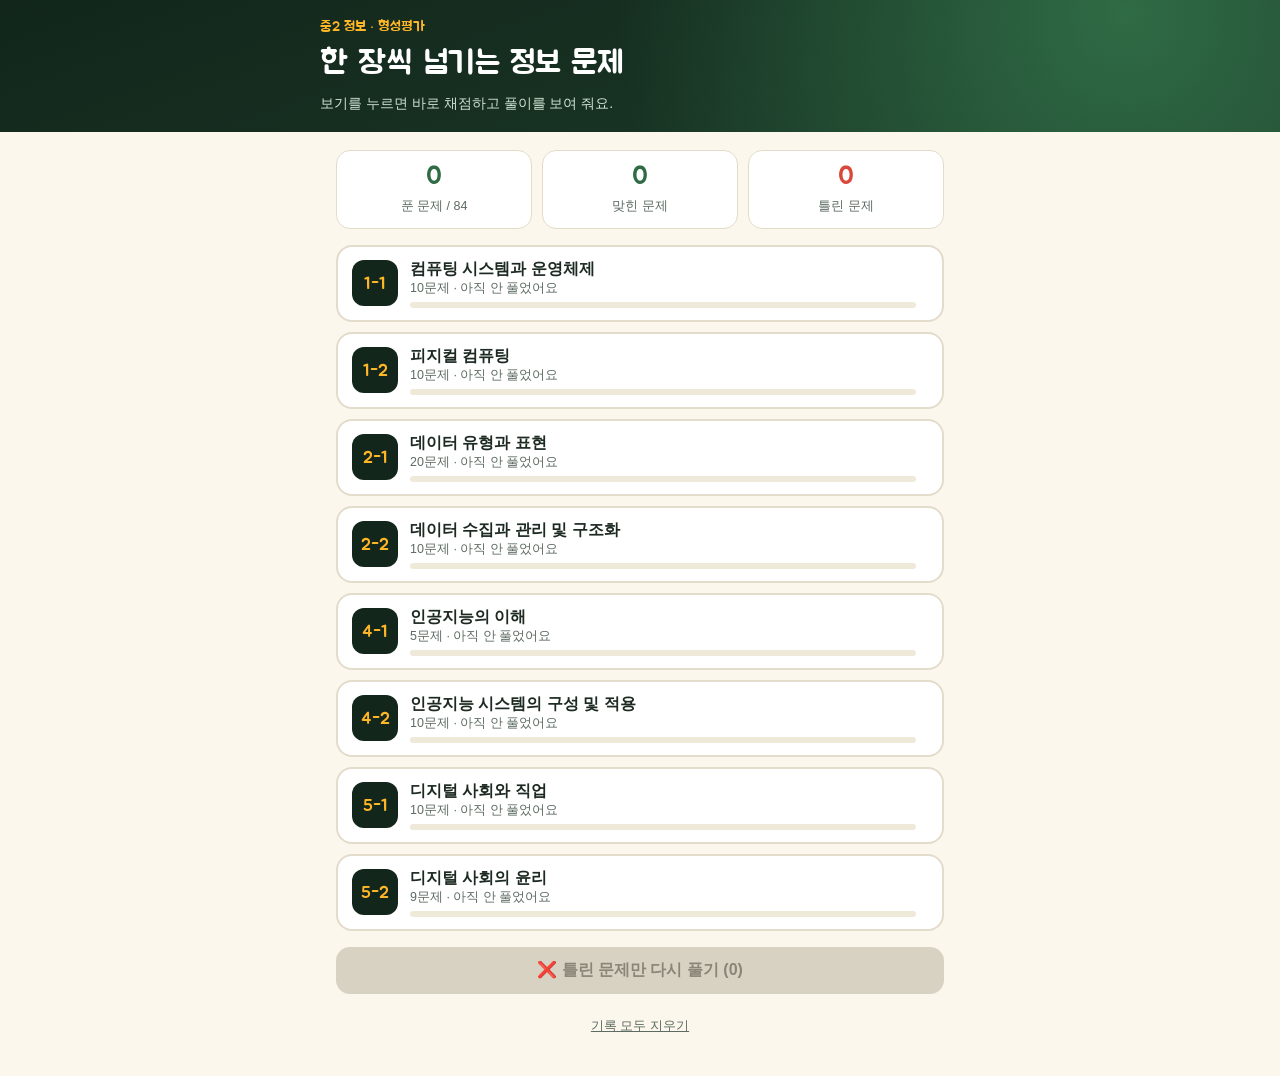
<file: info2/index.html>
<!doctype html>
<html lang="ko">
<head>
<meta charset="utf-8">
<meta name="viewport" content="width=device-width, initial-scale=1, viewport-fit=cover">
<title>중2 정보 형성평가</title>
<meta name="theme-color" content="#12261b">
<link rel="manifest" href="manifest.webmanifest">
<link rel="icon" type="image/png" href="icon.png">
<link rel="apple-touch-icon" href="icon.png">
<meta name="apple-mobile-web-app-capable" content="yes">
<meta name="mobile-web-app-capable" content="yes">
<meta name="apple-mobile-web-app-title" content="정보 문제">
<meta name="robots" content="noindex">
<link rel="preconnect" href="https://fonts.googleapis.com">
<link href="https://fonts.googleapis.com/css2?family=Jua&display=swap" rel="stylesheet">
<style>
:root{
  --jungle:#12261b; --jungle2:#1b3a28; --leaf:#2f6b45; --moss:#8fc26a;
  --amber:#ffb627; --amber-soft:#fff1cf; --paper:#fbf7ec; --ink:#1d2a22;
  --muted:#5d6b62; --line:#e3dccb; --card:#ffffff; --red:#d9483b; --red-soft:#fde5e2; --green-soft:#e4f3da;
}
*{box-sizing:border-box;-webkit-tap-highlight-color:transparent}
html,body{margin:0;height:100%}
body{background:var(--paper);color:var(--ink);
  font-family:"Malgun Gothic","맑은 고딕","Apple SD Gothic Neo",sans-serif;line-height:1.6}
button{font-family:inherit;cursor:pointer;color:inherit}
.jua{font-family:Jua,sans-serif;font-weight:400}
.one{white-space:nowrap;overflow:hidden;text-overflow:ellipsis}

/* 머리 */
header{background:radial-gradient(circle at 88% 10%,#2f6b45 0,transparent 45%),
  linear-gradient(160deg,var(--jungle),var(--jungle2));color:#fff;padding:16px 16px 18px}
.head-in{max-width:640px;margin:0 auto}
.kicker{color:var(--amber);font-size:14px}
header h1{margin:0;font-size:clamp(22px,6.4vw,32px)}
header p{margin:2px 0 0;color:#cfe3d3;font-size:14px}
main{max-width:640px;margin:0 auto;padding:18px 16px 40px}

/* 단원 목록 */
.total{display:flex;gap:10px;margin-bottom:16px}
.total div{flex:1;background:var(--card);border:1px solid var(--line);border-radius:14px;padding:10px 12px;text-align:center}
.total b{display:block;font-family:Jua,sans-serif;font-weight:400;font-size:26px;color:var(--leaf);line-height:1.2}
.total span{font-size:12.5px;color:var(--muted)}
.unit{display:flex;align-items:center;gap:12px;width:100%;text-align:left;background:var(--card);
  border:2px solid var(--line);border-radius:16px;padding:12px 14px;margin-bottom:10px;transition:transform .1s}
.unit:active{transform:scale(.98)}
.unit .no{flex:0 0 auto;width:46px;height:46px;border-radius:12px;background:var(--jungle);color:var(--amber);
  display:grid;place-items:center;font-family:Jua,sans-serif;font-size:17px}
.unit .tx{flex:1;min-width:0}
.unit .nm{font-weight:700;font-size:16px}
.unit .meta{font-size:12.5px;color:var(--muted)}
.bar{height:6px;background:#efe9da;border-radius:99px;overflow:hidden;margin-top:5px}
.bar i{display:block;height:100%;background:var(--moss);border-radius:99px}
.unit .badge{flex:0 0 auto;font-size:22px}
.wrongall{width:100%;border:0;border-radius:14px;background:var(--red);color:#fff;font-size:16px;font-weight:700;padding:13px;margin:6px 0 4px}
.wrongall:disabled{background:#d8d2c3;color:#8a8577}
.reset{display:block;margin:18px auto 0;border:0;background:none;color:var(--muted);font-size:13px;text-decoration:underline}

/* 문제 화면 */
.qtop{display:flex;align-items:center;gap:10px;margin-bottom:10px}
.back{flex:0 0 auto;border:0;background:var(--card);border:1px solid var(--line);border-radius:12px;padding:6px 12px;font-size:14px}
.qtop .where{flex:1;min-width:0;font-size:14px;color:var(--muted)}
.qtop .cnt{flex:0 0 auto;font-family:Jua,sans-serif;font-size:18px;color:var(--leaf)}
.dots{display:flex;gap:4px;margin-bottom:14px}
.dots i{flex:1;height:7px;border-radius:99px;background:#e6dfcd}
.dots i.ok{background:var(--moss)}
.dots i.no{background:var(--red)}
.dots i.cur{outline:2px solid var(--amber);outline-offset:1px}

.card{background:var(--card);border-radius:22px;padding:20px 18px 18px;
  box-shadow:0 1px 0 var(--line),0 10px 30px rgba(18,38,27,.10);border:1px solid var(--line);
  touch-action:pan-y;animation:in .25s ease}
@keyframes in{from{opacity:0;transform:translateX(var(--from,24px))}to{opacity:1;transform:none}}
.qno{display:inline-block;background:var(--amber);color:var(--jungle);border-radius:10px;padding:0 10px;
  font-family:Jua,sans-serif;font-size:17px;margin-bottom:8px}
.q{font-size:18px;font-weight:700;line-height:1.55;margin:0 0 12px;word-break:keep-all}
.box{background:var(--amber-soft);border:1.5px dashed var(--amber);border-radius:12px;padding:10px 12px;
  font-size:15px;margin:0 0 14px;word-break:keep-all}
.box div+div{margin-top:4px}
.ch{display:flex;gap:10px;align-items:flex-start;width:100%;text-align:left;background:#fff;
  border:2px solid var(--line);border-radius:14px;padding:11px 12px;margin-top:8px;font-size:16px;line-height:1.45;word-break:keep-all}
.ch .n{flex:0 0 auto;width:26px;height:26px;border-radius:50%;background:#efe9da;display:grid;place-items:center;
  font-size:14px;font-weight:700;margin-top:-1px}
.ch:active{transform:scale(.99)}
.ch.right{border-color:var(--leaf);background:var(--green-soft)}
.ch.right .n{background:var(--leaf);color:#fff}
.ch.wrong{border-color:var(--red);background:var(--red-soft)}
.ch.wrong .n{background:var(--red);color:#fff}
.answered .ch{cursor:default}
.answered .ch:not(.right):not(.wrong){opacity:.55}

.result{margin-top:14px;border-radius:14px;padding:12px 14px;display:none}
.result.show{display:block;animation:pop .25s ease}
@keyframes pop{from{opacity:0;transform:translateY(8px)}to{opacity:1;transform:none}}
.result.ok{background:var(--green-soft);border-left:6px solid var(--leaf)}
.result.no{background:var(--red-soft);border-left:6px solid var(--red)}
.result .hd{font-family:Jua,sans-serif;font-size:20px}
.result.ok .hd{color:var(--leaf)} .result.no .hd{color:var(--red)}
.result .ex{font-size:15px;margin-top:4px;word-break:keep-all}
.result .ex b{color:var(--jungle)}

.navrow{display:flex;gap:10px;margin-top:14px}
.navrow button{border:0;border-radius:16px;padding:14px;font-size:17px;font-weight:700}
.prev{flex:0 0 auto;background:var(--card);border:1px solid var(--line)!important;color:var(--muted)}
.next{flex:1;background:var(--jungle);color:var(--amber)}
.next:disabled{background:#d8d2c3;color:#8a8577}
.hint{text-align:center;color:var(--muted);font-size:12.5px;margin-top:10px}

/* 끝 화면 */
.done{text-align:center}
.done .big{font-size:64px;line-height:1.1}
.done h2{margin:6px 0 2px;font-size:28px}
.done .score{font-family:Jua,sans-serif;font-size:46px;color:var(--leaf);line-height:1.2}
.done .msg{color:var(--muted);margin-bottom:12px}
.done .wl{text-align:left;margin:10px 0 4px}
.done .wl div{background:var(--red-soft);border-radius:10px;padding:8px 10px;margin-top:6px;font-size:14px}
.done .btns{display:grid;gap:10px;margin-top:14px}
.done .btns button{border:0;border-radius:16px;padding:14px;font-size:17px;font-weight:700}
.b-red{background:var(--red);color:#fff}
.b-dark{background:var(--jungle);color:var(--amber)}
.b-plain{background:var(--card);border:1px solid var(--line)!important;color:var(--ink)}
body.quiz header{display:none}
body.quiz main{padding-top:12px}
@media (max-width:480px){ .q{font-size:17px} .ch{font-size:15.5px;padding:9px 11px;margin-top:7px} .card{padding:16px 14px 14px} }
@media (max-width:360px){ .q{font-size:16.5px} .ch{font-size:15px} }
</style>
</head>
<body>
<header>
  <div class="head-in">
    <div class="kicker jua">중2 정보 · 형성평가</div>
    <h1 class="jua one">한 장씩 넘기는 정보 문제</h1>
    <p class="one">보기를 누르면 바로 채점하고 풀이를 보여 줘요.</p>
  </div>
</header>
<main id="app"></main>

<script>
/* 문제: 드라이브 「정보 형성평가 문제.pdf」 + 「정보 형성평가 정답과 풀이」 (84문항)
   a = 정답 번호(1~5), box = 보기 상자 */
const UNITS = [
{ id:"1-1", name:"컴퓨팅 시스템과 운영체제", qs:[
 {q:"컴퓨팅 시스템의 동작을 제어하고 모든 프로그램을 실행하는 가장 핵심적인 하드웨어 장치는?",
  c:["메인보드","중앙 처리 장치(CPU)","주기억 장치(RAM)","보조 기억 장치(SSD)","전원 장치"],a:2,
  e:"CPU(중앙 처리 장치)는 명령을 해석·실행하며 컴퓨팅 시스템의 모든 동작을 제어하는 핵심 장치이다. 메인보드는 부품을 연결하는 판, RAM·SSD는 기억 장치이다."},
 {q:"주기억 장치(RAM)의 특징으로 옳은 것은?",
  c:["전원이 꺼져도 저장된 내용이 유지된다.","대용량 데이터 보관용으로 접근 속도가 느리다.","실행 중인 프로그램이나 데이터를 임시 저장하며 전원이 꺼지면 내용이 사라진다.","대표적으로 하드 디스크(HDD)와 반도체 기억소자(SSD)가 있다.","기억 용량당 가격이 보조 기억 장치보다 저렴하다."],a:3,
  e:"RAM은 실행 중인 프로그램과 데이터를 임시로 저장하고 전원이 꺼지면 내용이 사라진다(휘발성). ①·②·④는 보조 기억 장치의 특징이고, ⑤ RAM은 용량당 가격이 보조 기억 장치보다 비싸다."},
 {q:"다음 중 데이터를 입력받기 위해 사용하는 '입력 장치'에 해당하는 것은?",
  c:["모니터","스피커","키보드","프린터","이어폰"],a:3,
  e:"키보드는 입력 장치이다. 모니터·스피커·프린터·이어폰은 출력 장치이다."},
 {q:"스마트폰이나 태블릿 컴퓨터 등 모바일 기기에서 주로 사용하는 운영체제(OS)로 옳게 짝지어진 것은?",
  c:["Windows, macOS","Android, iOS","Linux, Windows","macOS, Linux","Unix, macOS"],a:2,
  e:"모바일 기기용 운영체제는 Android(구글)와 iOS(애플)이다. Windows·macOS·Linux·Unix는 주로 PC·서버용이다."},
 {q:"컴퓨팅 시스템의 동작 과정 3단계를 순서대로 옳게 나열한 것은?",
  c:["실행 → 부팅 → 종료","부팅 → 종료 → 실행","부팅 → 실행 → 종료","로드 → 부팅 → 실행","실행 → 로드 → 종료"],a:3,
  e:"전원을 켜 운영체제를 불러오는 '부팅' → 프로그램 '실행' → 작업을 마치고 '종료'하는 순서이다."},
 {q:"사용자가 응용 소프트웨어를 실행할 때 데이터와 프로그램이 이동하고 처리되는 원리로 옳은 것은?",
  c:["보조 기억 장치 → 주기억 장치 → 중앙 처리 장치(CPU)","중앙 처리 장치(CPU) → 보조 기억 장치 → 주기억 장치","주기억 장치 → 보조 기억 장치 → 중앙 처리 장치(CPU)","입력 장치 → 보조 기억 장치 → 중앙 처리 장치(CPU)","출력 장치 → 주기억 장치 → 보조 기억 장치"],a:1,
  e:"보조 기억 장치의 프로그램·데이터가 주기억 장치로 옮겨진(로드) 뒤, CPU가 주기억 장치에서 명령을 가져와 처리한다."},
 {q:"부팅 과정에서 보조 기억 장치에 저장된 운영체제를 주기억 장치로 불러오는 동작을 나타내는 용어는?",
  c:["덤프(Dump)","로드(Load)","인코딩(Encoding)","컴파일(Compile)","스와핑(Swapping)"],a:2,
  e:"보조 기억 장치의 운영체제를 주기억 장치로 불러오는 것을 로드(Load)라고 한다."},
 {q:"주기억 장치에 탑재되어 중앙 처리 장치(CPU)에 의해 현재 실행되고 있는 프로그램을 무엇이라 하는가?",
  c:["아이콘(Icon)","프로세스(Process)","스레드(Thread)","모듈(Module)","패킷(Packet)"],a:2,
  e:"주기억 장치에 올라와 CPU가 실행하고 있는 프로그램을 프로세스(Process)라고 한다."},
 {q:"다음 중 운영체제(OS)의 주요 역할 및 기능으로 적절하지 않은 것은?",
  c:["프로세스 간 우선순위 부여 및 실행 시간 분배","주기억 장치의 작업 공간 관리 및 프로세스 할당/회수","저장 장치 내 파일과 폴더의 저장 및 관리","컴퓨팅 시스템 하드웨어 부품의 물리적 생산 및 조립","다른 컴퓨팅 시스템과의 통신 기능 제공 및 네트워크 장치 관리"],a:4,
  e:"운영체제는 프로세스·메모리·파일·네트워크를 관리한다. 하드웨어 부품의 물리적 생산·조립은 운영체제의 역할이 아니다."},
 {q:"근거리 무선 통신 기술로, 휴대 전화를 이용한 결제나 교통카드 등에 널리 쓰이는 통신 장치 기술은?",
  c:["USB","NFC","LAN","Bluetooth","Wi-Fi"],a:2,
  e:"NFC(근거리 무선 통신)는 약 10cm 이내 가까운 거리에서 통신하는 기술로, 휴대 전화 결제·교통카드에 쓰인다. Bluetooth·Wi-Fi는 더 먼 거리용 무선 통신이다."}
]},
{ id:"1-2", name:"피지컬 컴퓨팅", qs:[
 {q:"다음 중 피지컬 컴퓨팅(Physical Computing)에 대한 설명으로 가장 옳지 않은 것은?",
  c:["실생활의 물리적 데이터를 디지털 기기로 입력받아 처리한다.","입력된 데이터를 소프트웨어로 처리한 후 물리적인 형태로 출력한다.","주위 밝기에 따라 자동으로 켜지는 가로등은 피지컬 컴퓨팅의 한 예이다.","오직 모니터 화면으로만 결과를 출력해야 피지컬 컴퓨팅이라고 할 수 있다.","센서를 활용하여 실생활에 유용한 신제품이나 창의적인 작품을 개발할 수 있다."],a:4,
  e:"피지컬 컴퓨팅의 출력은 모니터뿐 아니라 빛(LED), 소리(스피커), 움직임(모터) 등 물리적인 형태로 나올 수 있다."},
 {q:"피지컬 컴퓨팅 시스템의 3대 구성 요소와 그에 대한 설명의 연결이 올바른 것은?",
  c:["센서 - 처리된 정보를 빛이나 소리, 움직임으로 출력하는 장치","마이크로컨트롤러(MCU) - 대상의 정보를 수집하여 기계 신호로 바꾸는 입력 장치","액추에이터 - CPU와 메모리가 하나의 칩으로 이루어진 소형 컴퓨터 장치","센서 - 빛, 온도, 소리 등의 물리적 데이터를 수집하는 입력 소자","액추에이터 - 센서에서 보낸 신호를 계산하고 저장된 소프트웨어를 실행하는 장치"],a:4,
  e:"센서는 빛·온도·소리 등 물리적 데이터를 수집하는 입력 소자이다. ① 출력 장치는 액추에이터, ② MCU는 처리 장치, ③ CPU와 메모리가 한 칩에 든 소형 컴퓨터는 MCU, ⑤ 신호를 계산·처리하는 것은 MCU이다."},
 {q:"다음 중 피지컬 컴퓨팅 시스템에서 '입력 장치(센서)'에 해당하는 것으로만 짝지어진 것은?",
  c:["빛 센서, 스피커","마이크 센서, DC 모터","수분 센서, 압력 센서","LED, 서보 모터","온습도 센서, 액정(LCD)"],a:3,
  e:"수분 센서와 압력 센서는 모두 입력 장치이다. 스피커·DC 모터·LED·서보 모터·액정(LCD)은 출력 장치이다."},
 {q:"다음 중 피지컬 컴퓨팅의 처리 장치인 마이크로컨트롤러(MCU) 보드의 종류에 해당하지 않는 것은?",
  c:["마이크로비트(micro:bit)","아두이노(Arduino)","라즈베리 파이(Raspberry Pi)","오렌지보드(Orangeboard)","라이다(LiDAR)"],a:5,
  e:"마이크로비트·아두이노·라즈베리 파이·오렌지보드는 MCU 보드이다. 라이다(LiDAR)는 레이저로 거리를 재는 센서(입력 장치)이다."},
 {q:"다음 중 피지컬 컴퓨팅의 출력 장치인 '액추에이터(Actuator)'의 예시와 그 작동 결과의 연결로 옳지 않은 것은?",
  c:["LED - 빛 출력","스피커 - 소리 출력","DC 모터 - 회전 및 움직임 출력","액정 화면 - 시각 정보 표시 출력","가속도 센서 - 위치 변화 및 기울기 출력"],a:5,
  e:"가속도 센서는 움직임·기울기를 감지하는 입력 장치(센서)이지 출력 장치(액추에이터)가 아니다."},
 {q:"마이크로비트(micro:bit) 보드에 내장된 기능 중 '출력 장치'에 해당하는 것은?",
  c:["터치 센서","A, B 버튼","마이크 센서","나침반 센서","스피커"],a:5,
  e:"스피커는 소리를 내보내는 출력 장치이다. 터치 센서·A·B 버튼·마이크 센서·나침반 센서는 입력 장치이다."},
 {q:"가정에서 사용되는 가전제품과 피지컬 컴퓨팅 기술의 적용 설명으로 옳지 않은 것은?",
  c:["세탁기 - 세탁물의 무게를 감지하여 세탁 방식을 설정한다.","식기 세척기 - 오염도를 감지하여 물 사용량을 조절하고 건조 온도를 관리한다.","공기 청정기 - 실내 먼지 농도를 측정하여 자동으로 공기를 순환시킨다.","냉장고 - 음식의 유통기한을 감지하여 자동으로 조작 명령을 내린다.","에어컨 - 실내 온도 및 사람의 위치와 거리를 감지하여 온도를 조절한다."],a:4,
  e:"냉장고는 내부 온도를 감지하여 냉각을 조절한다. 음식의 유통기한을 감지하는 것이 아니므로 옳지 않다."},
 {q:"사물 인터넷(IoT)과 라이다(LiDAR) 기술에 대한 설명 중 옳은 것을 모두 고른 것은?",
  box:["ㄱ. 사물 인터넷(IoT)은 사물에 센서와 프로세서를 장착하여 인터넷으로 연결한 시스템이다.","ㄴ. 라이다(LiDAR)는 고출력의 펄스 레이저를 발사하여 물체와의 거리 정보를 획득한다.","ㄷ. 라이다는 자율주행 자동차의 전방 사물 인지에 핵심적으로 활용된다.","ㄹ. 라이다는 레이더나 카메라를 완전히 대체하므로 자율주행차에는 레이더가 필요 없다."],
  c:["ㄱ, ㄴ","ㄱ, ㄷ","ㄴ, ㄹ","ㄱ, ㄴ, ㄷ","ㄴ, ㄷ, ㄹ"],a:4,
  e:"ㄱ·ㄴ·ㄷ은 옳다. ㄹ: 라이다는 레이더·카메라를 완전히 대체하지 못하며, 자율주행차는 라이다·레이더·카메라를 함께 사용해 서로의 약점을 보완한다."},
 {q:"피지컬 컴퓨팅이 사회 및 공공시설에 활용된 사례로 옳지 않은 것은?",
  c:["스마트 가로등 - 주위의 밝기나 환경 정보를 감지하여 자동 점등 및 정보 수집","횡단보도 신호등 - 무단 횡단을 경고하거나 보행자의 잔여 시간을 표시","자동문 및 엘리베이터 - 사람의 접근을 감지하고 끼임 사고를 방지","어린이 보호 구역 경보기 - 스마트 모션 센서와 AI 카메라로 보행자/차량 접근 알림","수동식 손소독제 - 사람이 직접 레버를 밟아야만 소독액이 나오는 전통식 장치"],a:5,
  e:"사람이 직접 레버를 밟아야 하는 수동식 장치는 센서로 감지하고 자동으로 동작하는 피지컬 컴퓨팅 사례가 아니다."},
 {q:"센서를 활용하여 실생활 문제 해결 방안을 모색한 사례로 가장 적절한 것은?",
  c:["시각 장애인이 전화기를 사용하는 어려움을 해결하기 위해 음성 인식 센서를 활용하여 말로 전화를 걸 수 있도록 구성하였다.","청각 장애인을 위해 음악 소리를 더 크게 출력하도록 스피커의 출력 전압만 높였다.","어두운 밤길의 안전을 위해 낮에도 가로등이 계속 켜져 있도록 스위치를 고정하였다.","공장 안내 로봇이 장애물을 만나면 정지하지 않고 계속 직진하도록 센서를 제거하였다.","세탁기의 진동을 줄이기 위해 탈수 기능을 완전히 삭제하였다."],a:1,
  e:"음성 인식 센서로 시각 장애인의 불편(전화 걸기)을 해결한 ①이 센서 활용 사례이다. ②~⑤는 센서를 쓰지 않거나 오히려 없애 문제를 해결하지 못한다."}
]},
{ id:"2-1", name:"데이터 유형과 표현", qs:[
 {q:"데이터와 디지털 표현에 대한 설명으로 가장 옳지 않은 것은?",
  c:["데이터는 관찰이나 조사를 통해 얻은 사실로, 가공을 통해 유용한 가치를 가진다.","아날로그 데이터는 자연 상태의 값을 연속적인 형태로 표현하는 방식이다.","디지털 데이터는 시간이나 온도 등 연속적인 값을 일정 간격으로 끊어서 0과 1로 나타낸다.","디지털 데이터는 인터넷을 통한 빠른 공유가 가능하며 수정과 관리가 용이하다.","디지털 데이터는 시간이 지남에 따라 원본 데이터의 복사본 화질이나 성능이 저하되는 단점이 있다."],a:5,
  e:"디지털 데이터는 여러 번 복사해도 원본과 똑같은 품질이 유지된다. 복사할수록 품질이 떨어지는 것은 아날로그 데이터의 특징이다."},
 {q:"컴퓨터에서 사용하는 데이터 단위 및 표현 상태 수에 대한 설명으로 옳은 것을 <보기>에서 모두 고른 것은?",
  box:["ㄱ. 1비트(bit)는 0과 1 두 가지 상태를 표현할 수 있다.","ㄴ. 3비트를 사용하면 총 6가지의 서로 다른 데이터를 표현할 수 있다.","ㄷ. 1바이트(byte)는 8개의 비트로 구성되며 256가지의 상태를 표현한다.","ㄹ. 데이터 크기 단위에서 1MB는 정확히 1,000KB이다."],
  c:["ㄱ, ㄴ","ㄱ, ㄷ","ㄴ, ㄷ","ㄴ, ㄹ","ㄷ, ㄹ"],a:2,
  e:"ㄱ(옳음) 1비트는 0, 1 두 가지. ㄴ(틀림) 3비트는 2³ = 8가지. ㄷ(옳음) 1바이트 = 8비트, 2⁸ = 256가지. ㄹ(틀림) 1MB = 1,024KB."},
 {q:"데이터 단위의 크기를 작은 것부터 큰 순서대로 올바르게 나열한 것은?",
  c:["Byte < KB < GB < MB < TB","Byte < KB < MB < GB < TB","Byte < MB < KB < GB < PB","KB < Byte < MB < GB < TB","Byte < KB < MB < TB < GB"],a:2,
  e:"Byte < KB < MB < GB < TB (한 단계마다 1,024배). 그다음은 PB이다."},
 {q:"10진수 55를 2진수로 바르게 변환한 것은?",
  c:["110111₂","110110₂","110101₂","101111₂","111001₂"],a:1,
  e:"55 = 32 + 16 + 4 + 2 + 1 → 110111₂. (2로 계속 나눈 나머지 1,1,1,0,1,1을 거꾸로 읽어도 110111)"},
 {q:"2진수 10011011₂를 10진수로 바르게 변환한 것은?",
  c:["147","153","155","161","175"],a:3,
  e:"10011011₂ = 128 + 16 + 8 + 2 + 1 = 155."},
 {q:"2진수 11011010₂를 16진수로 바르게 변환한 것은?",
  c:["D5","DA","C10","EB","E10"],a:2,
  e:"뒤에서부터 4자리씩 끊는다: 1101 | 1010 → 13(D) | 10(A) → DA₁₆."},
 {q:"아스키(ASCII) 코드에 대한 설명으로 옳지 않은 것은?",
  c:["미국 표준 협회(ANSI)에서 제정한 문자 코드이다.","기본적으로 7비트를 사용하여 128(2⁷)개의 문자를 표현한다.","통신 전송 시에는 오류 검사를 위한 비트를 포함하여 8비트를 사용한다.","영문 대소문자, 숫자, 특수 기호 등을 표현할 수 있다.","7비트 구성이므로 영문자뿐만 아니라 한글과 한자도 충분히 표현 가능하다."],a:5,
  e:"아스키 코드는 7비트로 128개 문자만 표현하므로 영문·숫자·기호만 나타낼 수 있고, 한글·한자는 표현할 수 없다."},
 {q:"유니코드(Unicode)에 대한 설명으로 가장 적절한 것은?",
  c:["8비트를 사용하여 전 세계 256개 문자만을 표현할 수 있는 코드이다.","영문자 표기를 전담하기 위해 만들어진 미국 전용 표준 코드이다.","16비트를 사용하여 65,536가지의 문자를 표현하며 전 세계 문자를 통일하여 표기한다.","한글은 완성형 2,350자만 표기할 수 있으며 나머지 한글 글자는 표기할 수 없다.","컴퓨터 내부에서 문자를 표현할 때 이진수가 아닌 10진수로 직접 처리하는 방식이다."],a:3,
  e:"유니코드는 16비트로 65,536가지 문자를 표현하여 전 세계 문자를 하나의 체계로 통일해 나타낸다. ① 8비트 256자는 확장 아스키, ② 미국 표준은 아스키, ④ 유니코드는 현대 한글 11,172자를 모두 표기하고, ⑤ 컴퓨터 내부는 2진수로 처리한다."},
 {q:"한글 데이터 표현 방식 중 '완성형 코드'와 '조합형 코드'에 대한 설명으로 옳은 것은?",
  c:["완성형 코드는 초성, 중성, 종성에 각각 코드를 부여하여 결합하는 방식이다.","조합형 코드는 자주 사용하는 한글 2,350자에 대해서만 사전에 코드를 부여한 방식이다.","유니코드의 한글 표기는 완성형 코드 방식을 기본으로 바탕에 두고 있다.","조합형 코드는 완성형 코드보다 기억 장치 용량을 훨씬 많이 차지한다.","완성형 코드를 사용하면 현대 한글 11,172자를 하나도 빠짐없이 모두 표현할 수 있다."],a:3,
  e:"유니코드의 한글은 완성된 글자 하나하나에 코드를 주는 완성형 방식(11,172자)이다. ① 초성·중성·종성을 결합하는 것은 조합형, ② 2,350자에만 코드를 준 것은 완성형(KS) 코드, ④ 조합형은 적은 코드로 글자를 만들어 오히려 용량이 적고, ⑤ 2,350자 완성형으로는 모든 글자를 표현하지 못한다."},
 {q:"하나의 픽셀에 할당된 비트 수와 표현할 수 있는 색상 수의 관계에 대한 설명으로 옳은 것은?",
  c:["1비트 픽셀은 총 4가지 색상을 표현할 수 있다.","8비트 픽셀은 2⁸ = 256가지 색상을 표현할 수 있다.","24비트 픽셀은 24가지의 기본 색상만 표현할 수 있다.","픽셀당 비트 수가 늘어나도 표현 가능한 색상의 수에는 변화가 없다.","트루컬러(True Color)는 8비트 픽셀을 사용하여 현실의 모든 색을 표현한다."],a:2,
  e:"픽셀당 n비트이면 2ⁿ가지 색을 표현한다. 8비트는 2⁸ = 256가지. ① 1비트는 2가지, ③ 24비트는 약 1,677만 가지, ④ 비트 수가 늘면 색상 수도 늘고, ⑤ 트루컬러는 24비트이다."},
 {q:"이미지의 해상도(Resolution) 및 PPI(Pixels Per Inch)에 대한 설명으로 가장 옳지 않은 것은?",
  c:["PPI는 가로·세로 1인치 공간 안에 들어가는 픽셀의 개수를 의미한다.","동일한 면적에서 픽셀 수(PPI)가 많을수록 해상도가 높아진다.","해상도가 높아질수록 이미지가 더 정밀하고 선명하게 표현된다.","해상도가 높아지면 이미지를 구성하는 데이터 용량이 크게 증가한다.","PPI 수치가 높아질수록 저장 용량이 줄어들어 파일 전송 속도가 빨라진다."],a:5,
  e:"PPI가 높을수록 픽셀 수가 많아져 이미지는 선명해지지만 저장 용량은 커지고 전송 속도는 느려진다."},
 {q:"디지털 그래픽 표현 방식 중 '비트맵(Bitmap)' 방식의 특징으로 옳은 것은?",
  c:["점, 선, 곡선 등의 수학적 연산 공식에 의해 이미지를 표현한다.","이미지를 확대하거나 축소해도 화질의 손상이나 윤곽선 변형이 전혀 없다.","픽셀이라는 작은 사각형 점들의 배열로 이미지를 표현한다.","대표적인 파일 형식으로 WMF, SVG 등이 있다.","용량이 매우 작아서 웹 타이포그래피나 로고 제작에 주로 사용된다."],a:3,
  e:"비트맵은 픽셀이라는 작은 사각형 점들의 배열로 이미지를 표현한다. ①·②·④·⑤는 벡터 방식의 특징이다."},
 {q:"디지털 그래픽 표현 방식 중 '벡터(Vector)' 방식의 특징으로 옳지 않은 것은?",
  c:["수학적 개체(점, 선, 면, 곡선)의 좌표 및 방정식을 이용하여 이미지를 표현한다.","이미지를 대폭 확대하더라도 윤곽선이 뭉개지거나 계단 현상이 나타나지 않는다.","로고, 캐릭터 디자인, 아이콘 표현 등에 매우 적합하다.","정교한 인물 사진이나 자연 풍경 사진을 표현할 때 비트맵보다 훨씬 자연스럽고 효율적이다.","파일 확장자로는 SVG, WMF, EMF 등이 사용된다."],a:4,
  e:"정교한 인물·풍경 사진처럼 색 변화가 많은 이미지는 비트맵 방식이 알맞다. 벡터는 로고·아이콘처럼 단순한 도형에 적합하다."},
 {q:"비트맵 이미지와 벡터 이미지를 비교한 설명으로 올바른 것은?",
  c:["비트맵은 확대 시 계단 현상이 없으나 벡터는 계단 현상이 심하게 발생한다.","다양한 색상 변화를 가진 실사 사진 표현에는 비트맵 방식이 벡터 방식보다 유리하다.","벡터 방식은 픽셀 단위로 색상을 하나하나 보정하고 수정하기에 적합하다.","비트맵 방식은 이미지 크기를 10배 확대해도 저장 용량이 일정하게 유지된다.","비트맵의 대표적 확장자에는 SVG가 있으며 벡터의 대표적 확장자에는 JPEG가 있다."],a:2,
  e:"실사 사진은 비트맵이 유리하다. ① 확대 시 계단 현상은 비트맵에서 생긴다. ③ 픽셀 단위 보정은 비트맵. ④ 비트맵은 크기를 키우면 용량도 커진다. ⑤ SVG는 벡터, JPEG는 비트맵 확장자이다."},
 {q:"소리 데이터를 디지털 데이터로 변환하는 3단계 과정을 순서대로 바르게 나열한 것은?",
  c:["표본화 → 부호화 → 양자화","양자화 → 표본화 → 부호화","표본화 → 양자화 → 부호화","부호화 → 양자화 → 표본화","양자화 → 부호화 → 표본화"],a:3,
  e:"소리의 디지털 변환: 표본화(Sampling, 일정 간격으로 나눔) → 양자화(Quantization, 높낮이를 정수로) → 부호화(Encoding, 2진수로)."},
 {q:"소리의 디지털 변환 3단계에 대한 세부 설명으로 옳은 것을 <보기>에서 모두 고른 것은?",
  box:["ㄱ. 표본화 단계는 연속적인 소리 파형을 일정한 시간 간격으로 나눈다.","ㄴ. 양자화 단계는 추출한 표본의 높낮이를 가장 가까운 정숫값으로 변환한다.","ㄷ. 부호화 단계는 정수로 표현된 양자화 값을 2진수(0과 1)로 변환한다.","ㄹ. 표본 추출 시간 간격을 넓게 설정할수록 원음과 거의 동일한 고품질 소리가 얻어진다."],
  c:["ㄱ, ㄴ","ㄱ, ㄹ","ㄱ, ㄴ, ㄷ","ㄴ, ㄷ, ㄹ","ㄱ, ㄴ, ㄷ, ㄹ"],a:3,
  e:"ㄱ·ㄴ·ㄷ은 옳다. ㄹ: 표본 추출 간격을 좁게(촘촘하게) 할수록 원음에 가까운 고품질 소리를 얻는다."},
 {q:"소리 데이터 파일 형식에 대한 설명으로 옳지 않은 것은?",
  c:["WAV 파일은 압축되지 않은 원음을 그대로 저장하여 고품질이지만 용량이 크다.","MP3는 MPEG-1 Audio Layer 3의 약자로 대중적으로 가장 많이 사용되는 음원 파일이다.","MP3는 사람이 들을 수 없는 가청 주파수 외의 영역을 제거하여 용량을 줄인 압축 방식이다.","MP3 기술을 이용하면 음질의 큰 손상 없이 원음 파일 용량을 획기적으로 줄일 수 있다.","MP3는 비디오와 자막 데이터까지 함께 저장하는 통합 동영상 멀티미디어 규격이다."],a:5,
  e:"MP3는 소리(오디오)만 저장하는 압축 음원 형식이다. 비디오와 자막까지 함께 저장하는 것은 MP4 같은 동영상 형식이다."},
 {q:"동영상 데이터의 구성 요소인 '프레임(Frame)'과 '프레임률(fps)'에 대한 설명으로 옳은 것은?",
  c:["프레임은 동영상에서 연속으로 재생되는 소리의 주파수를 의미한다.","프레임률(fps)은 1분 동안 재생되는 소리 표본의 개수를 나타낸다.","24fps는 1초 동안 24장의 정지 이미지가 연속적으로 전환되어 표시됨을 뜻한다.","프레임률이 낮아질수록 화면의 움직임이 더욱 부드럽고 자연스러워진다.","프레임률이 높을수록 파일의 데이터 저장 용량은 줄어든다."],a:3,
  e:"fps는 1초에 보여 주는 정지 이미지(프레임) 수이다. 프레임률이 높을수록 움직임이 부드럽고 용량은 커진다."},
 {q:"동영상 데이터 표현 및 파일 형식에 대한 설명으로 가장 옳지 않은 것은?",
  c:["동영상은 수많은 정지 이미지(프레임)와 소리가 시간 축을 따라 합성된 데이터이다.","동일한 길이의 동영상이라도 프레임률을 올리면 용량이 커지게 된다.","일반 동영상에 비해 슬로 모션 동영상은 더 높은 프레임률(예: 120fps, 240fps)로 촬영된다.","대표적인 동영상 확장자에는 AVI, MOV, MP4 등이 있다.","MP4는 오직 오디오 데이터만 저장할 수 있는 단일 음원 파일 형식이다."],a:5,
  e:"MP4는 영상·소리·자막을 함께 담는 동영상 파일 형식이다. 오디오만 저장하는 음원 형식은 MP3이다."},
 {q:"데이터 유형별 디지털 표현 방식에 대한 종합 설명 중 옳은 것은?",
  c:["16진수 1A₁₆를 2진수로 바꾸면 0001 1010₂이 된다.","아스키 코드는 16비트로 문자를 표현하므로 한글 '세종'을 자유롭게 표현할 수 있다.","비트맵 그래픽은 아무리 확대해도 계단 현상이 전혀 발생하지 않는다.","소리의 디지털화 과정에서 양자화는 정수값을 이진수로 변환하는 최종 단계이다.","유니코드는 영문자만을 표현하기 위해 제정된 미국 국립 표준 코드이다."],a:1,
  e:"16진수 한 자리는 2진수 4자리이다. 1 → 0001, A(10) → 1010이므로 1A₁₆ = 0001 1010₂. ② 아스키는 7비트로 한글 불가, ③ 비트맵은 확대하면 계단 현상, ④ 2진수로 바꾸는 단계는 부호화, ⑤ 영문자 중심 미국 표준은 아스키이다."}
]},
{ id:"2-2", name:"데이터 수집과 관리 및 구조화", qs:[
 {q:"데이터 시각화에 대한 설명으로 가장 적절하지 않은 것은?",
  c:["복잡한 데이터를 표, 그래프, 그림, 지도 등의 형태로 표현하는 것이다.","데이터 속에서 중요한 부분을 빠르게 찾아내는 데 도움을 준다.","데이터의 각종 수치 변화나 패턴을 한눈에 쉽게 이해할 수 있다.","숫자로 이루어진 모든 데이터를 일일이 문장 형태의 글로 풀어 적는 것이다.","걷기 심박수 평균이나 설문 조사 결과를 시각화하여 표현할 수 있다."],a:4,
  e:"데이터 시각화는 복잡한 데이터를 표·그래프·그림·지도로 나타내는 것이다. 숫자 데이터를 일일이 글로 풀어 쓰는 것은 시각화가 아니다."},
 {q:"데이터 수집 도구 및 매체에 대한 설명으로 옳지 않은 것은?",
  c:["정보 수집 방법에는 책, 신문, 방송 매체, 설문 조사 등이 있다.","검색 엔진은 인터넷상에서 원하는 데이터를 키워드로 찾도록 돕는 도구이다.","해시태그는 주로 SNS에서 # 기호 뒤에 키워드를 붙여 사용하는 형태이다.","웨어러블 장치나 스마트폰을 활용하여 실시간 데이터를 수집할 수 있다.","효율적인 데이터 수집을 위해서는 데이터 수집 목적보다 수집 매체를 먼저 정해야 한다."],a:5,
  e:"먼저 데이터 수집 목적을 정해야 그에 맞는 수집 매체를 고를 수 있다. 순서가 거꾸로이다."},
 {q:"수집한 날씨 데이터의 유형 분류가 바르게 짝지어진 것은?",
  c:["온도, 습도, 강수량 - 수치 데이터","구름의 양, 날씨 기호 - 동영상 데이터","태풍의 이동 경로, 장마 전선의 위치 변화 - 이미지 데이터","강수량 숫자 데이터 - 동영상 데이터","기상청 날씨 기호 - 수치 데이터"],a:1,
  e:"온도·습도·강수량은 숫자로 나타내는 수치 데이터이다. 구름의 양·날씨 기호는 이미지, 태풍 이동 경로·장마 전선 변화는 동영상, 강수량 숫자는 수치 데이터이다."},
 {q:"데이터를 스마트폰 사용 시간대별(오전, 오후, 저녁) 또는 용도별(통화, 게임, SNS)로 나누어 정리하는 데이터 관리 단계는 무엇인가?",
  c:["데이터 파기","데이터 분류","데이터 변조","데이터 무작위 나열","데이터 삭제"],a:2,
  e:"같은 특징(시간대, 용도)에 따라 나누어 정리하는 단계는 데이터 분류이다."},
 {q:"데이터 처리 및 활용에 사용되는 응용 소프트웨어와 주요 기능의 연결이 가장 적절하지 않은 것은?",
  c:["스프레드시트 - 데이터를 표 형태로 정리하거나 그래프로 시각화함","워드 프로세서 - 보고서나 문서 작성 시 표와 글로 정리함","그래픽 편집 프로그램 - 이미지를 활용하여 시각적으로 표현함","동영상 편집 프로그램 - 시간에 따른 변화를 동영상으로 편집하여 파악함","스프레드시트 - 텍스트 전용 동영상 애니메이션 제작을 전담함"],a:5,
  e:"스프레드시트는 데이터를 표로 정리하고 계산·그래프를 만드는 프로그램이다. 동영상 애니메이션 제작은 동영상 편집 프로그램의 기능이다."},
 {q:"데이터 저장 및 활용에 관한 설명으로 옳은 것은?",
  c:["처리된 데이터는 네트워크나 물리적 저장 매체를 통해 저장하고 공유할 수 있다.","데이터 수집 후에는 개인정보나 저작권 침해 문제는 전혀 고려하지 않아도 된다.","데이터는 무조건 개인 컴퓨터 한 곳에만 물리적으로 보관하고 공유는 금지해야 한다.","수집한 데이터는 어떠한 경우에도 문제를 해결하는 데 재활용될 수 없다.","데이터 활용 단계에서는 네트워크 저장 매체를 사용할 수 없다."],a:1,
  e:"처리된 데이터는 네트워크나 USB 같은 물리적 저장 매체로 저장·공유할 수 있다. 수집·활용 시에는 개인정보와 저작권을 반드시 고려해야 한다."},
 {q:"'데이터 구조화'의 정의로 가장 올바른 것은?",
  c:["데이터를 임의의 순서로 아무렇게나 정렬하지 않고 흩뿌려 놓는 것","데이터를 특징에 따라 분류하여 관계를 표현하고 정돈된 형태로 나타내는 것","수집한 데이터 중 수치 데이터만을 제외하고 모두 삭제하는 것","복잡한 데이터를 시각 자료 없이 오직 텍스트로만 나열하는 과정","데이터의 사용 목적과 관계없이 용량을 최대한 늘리는 작업"],a:2,
  e:"데이터 구조화는 데이터를 특징에 따라 분류하고 관계를 표현하여 정돈된 형태로 나타내는 것이다."},
 {q:"데이터를 '목록' 및 '표'로 구조화하는 방식에 대한 설명으로 옳은 것은?",
  c:["목록 구조화는 서로 다른 3개 이상의 기준을 세로 열에만 표시하는 방식이다.","표 구조화는 가로와 세로에 두 가지 서로 다른 기준을 두고 데이터를 정리하는 방식이다.","백화점 층별 안내는 가장 대표적인 표 구조화의 예시이다.","계절별 평균 기온 정리 표는 목록으로 구조화하기의 대표 사례이다.","표로 구조화하면 데이터를 편집하거나 관리하기가 훨씬 불리해진다."],a:2,
  e:"표는 가로와 세로에 서로 다른 두 기준을 두고 정리한다. 백화점 층별 안내는 목록, 계절별 평균 기온은 표 구조화의 예이다."},
 {q:"계층형 다이어그램으로 구조화하기에 적합한 데이터 사례로만 짝지어진 것은?",
  c:["외갓집 기준 가계도, 책의 목차, 축구 경기 토너먼트 대진표","지하철 노선도, 기온 변화 선그래프, 원그래프","백화점 층별 안내, 주제별 세부 사항 목록","달력 형태의 연대표, 강수 확률 표","선수별 능력치 레이더 차트, 날씨 기호 표"],a:1,
  e:"가계도·책의 목차·토너먼트 대진표는 상하 관계가 있는 데이터이므로 계층형 다이어그램에 알맞다."},
 {q:"그래프형 다이어그램에 대한 설명으로 적절하지 않은 것은?",
  c:["데이터를 선, 막대, 원 등의 모양을 이용해 시각적으로 표현한다.","수치의 변화나 값의 비교를 한눈에 파악하기 쉽게 도와준다.","대표적인 예로 지하철 노선도, 기온 변화 선그래프, 강수량 막대그래프가 있다.","데이터 간의 상하 관계만을 나뭇가지 형태로 나타내는 방식이다.","두 명의 축구 선수 능력치를 비교할 때 레이더 차트(그래프형)를 활용할 수 있다."],a:4,
  e:"상하 관계를 나뭇가지 모양으로 나타내는 것은 계층형 다이어그램이다. 그래프형은 선·막대·원 등으로 수치 변화나 연결 관계를 나타낸다."}
]},
{ id:"4-1", name:"인공지능의 이해", qs:[
 {q:"인공지능(AI)의 개념 및 역사적 배경에 대한 설명으로 올바른 것은?",
  c:["인공지능은 프로그래머가 작성한 고정된 규칙만으로 항상 일정한 결과만을 출력하는 시스템이다.","'인공지능'이라는 용어는 1956년 다트머스 회의에서 존 매카시(John McCarthy) 박사가 처음 사용하였다.","인공지능은 반드시 오프라인 상태에서만 작동하도록 설계된 독립형 기계 장치를 의미한다.","인공지능 기술은 헬스케어나 자율주행 등 일부 특수 분야에만 제한적으로 적용될 수 있다.","인공지능은 사람의 개입 없이 데이터를 스스로 생성할 수 있으므로 초기의 데이터 수집 과정이 불필요하다."],a:2,
  e:"'인공지능'이라는 용어는 1956년 다트머스 회의에서 존 매카시가 처음 사용했다. 인공지능은 데이터로 학습하므로 데이터 수집이 꼭 필요하며, 여러 분야에 널리 쓰인다."},
 {q:"인공지능의 주요 특성 중 '특정 분야에 국한되지 않고 다양한 분야에 적용하여 문제를 효율적으로 해결할 수 있는 성질'을 뜻하는 용어는?",
  c:["범용성","정교성","고정성","안전성","신뢰성"],a:1,
  e:"특정 분야에 국한되지 않고 다양한 분야에 적용되는 성질은 범용성이다."},
 {q:"인공지능 시스템이 동작하는 3단계 과정을 순서대로 올바르게 나열한 것은?",
  c:["학습 및 모델 생성 → 학습 데이터 수집 및 분류 → 새로운 데이터에 관한 예측","새로운 데이터에 관한 예측 → 학습 및 모델 생성 → 학습 데이터 수집 및 분류","학습 데이터 수집 및 분류 → 학습 및 모델 생성 → 새로운 데이터에 관한 예측","학습 데이터 수집 및 분류 → 새로운 데이터에 관한 예측 → 학습 및 모델 생성","학습 및 모델 생성 → 새로운 데이터에 관한 예측 → 학습 데이터 수집 및 분류"],a:3,
  e:"학습 데이터 수집 및 분류 → 학습 및 모델 생성 → 새로운 데이터에 관한 예측의 순서이다."},
 {q:"일반 소프트웨어와 인공지능 소프트웨어의 차이점에 대한 설명으로 올바르지 않은 것은?",
  c:["일반 소프트웨어는 프로그래머가 미리 작성한 규칙에 따라 동작한다.","인공지능 소프트웨어는 새로운 데이터를 학습하여 성능을 향상시킬 수 있다.","일반 소프트웨어는 사전에 정의되지 않은 데이터가 입력되어도 적절히 대응하고 학습할 수 있다.","인공지능 소프트웨어는 데이터 기반의 학습, 추론, 문제 해결, 판단 등의 작업을 수행한다.","기계학습(머신러닝)과 딥러닝은 인공지능 소프트웨어를 구현하는 대표적인 인공지능 기술이다."],a:3,
  e:"미리 정의되지 않은 데이터에도 대응하고 학습하는 것은 인공지능 소프트웨어의 특징이다. 일반 소프트웨어는 정해진 규칙대로만 동작한다."},
 {q:"인공지능 학습을 위한 데이터 수집 및 처리 과정에 대한 설명으로 올바르지 않은 것은?",
  c:["인공지능에 잘못된 데이터를 학습시키면 잘못된 판단이나 예측 결과를 도출할 수 있다.","공공데이터포털(data.go.kr)에서는 국가나 공공기관이 개방한 다양한 공공 데이터를 활용할 수 있다.","인터넷 검색 사이트에서 이미지 데이터를 수집할 때에는 상업적 이용 및 저작권 사용 허용 범위를 확인해야 한다.","데이터 레이블링이란 데이터에 레이블(이름표)을 붙여 인공지능이 데이터의 종류를 식별할 수 있도록 처리하는 과정이다.","오픈 API는 오직 정부 기관만 접근할 수 있는 비공개 데이터 전용 네트워크 시스템을 의미한다."],a:5,
  e:"오픈 API는 누구나 데이터나 기능을 쓸 수 있도록 공개한 인터페이스이다. 정부 기관만 쓰는 비공개 시스템이 아니다."}
]},
{ id:"4-2", name:"인공지능 시스템의 구성 및 적용", qs:[
 {q:"자율주행 자동차의 자동화 단계에 대한 설명으로 옳은 것은?",
  c:["Level 0은 자동차가 도로의 모든 주행을 완벽히 제어하는 단계이다.","Level 1은 현재 가장 광범위하게 상용화된 완전 자율주행 단계이다.","Level 3은 부분 자동화 단계로 사람이 주행 환경을 함께 살펴봐야 하는 단계이다.","Level 5는 운전자가 직접 운전 조작을 전적으로 제어해야 하는 단계이다.","자율주행 단계는 Level 1부터 Level 10까지 총 10단계로 나누어진다."],a:3,
  e:"Level 3(조건부 자동화)은 시스템이 운전하지만 필요하면 사람이 개입해야 하므로 주행 환경을 함께 살펴야 한다. Level 0은 자동화 없음, Level 5는 완전 자동화이며, 단계는 Level 0~5의 6단계이다."},
 {q:"이미지 처리(Image Processing)의 개념을 가장 올바르게 설명한 것은?",
  c:["음성 데이터를 분석하여 텍스트로 자동 변환하는 과정","입력받은 이미지 데이터를 컴퓨팅 시스템이 이해할 수 있는 디지털 데이터로 변경하는 과정","로봇의 이동 경로에 위치한 장애물을 탐지하여 제어 명령을 내리는 기술","학습 데이터의 윤리적 문제를 검토하여 부적절한 데이터를 차단하는 알고리즘","컴퓨터 처리 속도를 올리기 위해 메모리와 프로세서를 최적화하는 과정"],a:2,
  e:"이미지 처리는 입력받은 이미지를 컴퓨팅 시스템이 이해할 수 있는 디지털 데이터로 바꾸어 다루는 과정이다."},
 {q:"이미지 데이터 기반 인공지능 시스템이 대상을 인식하는 순서로 올바른 것은?",
  c:["디지털 데이터 변환 → 데이터 분석 및 규칙 발견 → 특징 추출 → 대상 인식","데이터 분석 → 특징 추출 → 디지털 데이터 변환 → 대상 인식","대상 인식 → 규칙 발견 → 특징 추출 → 디지털 데이터 변환","특징 추출 → 디지털 데이터 변환 → 대상 인식 → 규칙 발견","규칙 발견 → 특징 추출 → 대상 인식 → 디지털 데이터 변환"],a:1,
  e:"원본 이미지를 디지털 데이터로 바꿈 → 데이터를 분석해 규칙 발견 → 특징 추출 → 대상 인식의 순서이다."},
 {q:"다음 상자 안에서 설명하는 인공지능 기술은 무엇인가?",
  box:["인간의 시각 능력을 모방하여 컴퓨터가 이미지나 동영상을 인식하고 분석하는 기술로, 복잡한 이미지 처리 및 분석 작업에 활용된다."],
  c:["자연어 처리(Natural Language Processing)","음성 인식(Speech Recognition)","컴퓨터 비전(Computer Vision)","전문가 시스템(Expert System)","강화 학습(Reinforcement Learning)"],a:3,
  e:"인간의 시각 능력을 모방해 이미지·동영상을 인식·분석하는 기술은 컴퓨터 비전이다."},
 {q:"인공지능 시스템의 구성 및 적용에 대한 설명으로 옳지 않은 것은?",
  c:["자율주행 자동차는 사람, 신호등, 장애물 등 도로 상의 다양한 요소를 인식한다.","특정 목적의 이미지 분류 인공지능을 구축하기 위해서는 목적에 맞는 이미지 학습이 필요하다.","인공지능은 카메라를 이용해 주변 환경의 이미지 데이터를 입력받을 수 있다.","데이터 수집과 활용 과정에서는 윤리적인 문제 해결 방안 구상이 요구된다.","이미지 데이터 기반 인공지능 시스템은 사전 학습 과정 없이 입력 이미지를 완벽히 인식한다."],a:5,
  e:"이미지 기반 인공지능은 미리 많은 이미지를 학습해야 대상을 인식할 수 있다. 학습 없이 완벽히 인식할 수는 없다."},
 {q:"데이터 수집 및 활용 과정에서 발생하는 인공지능 윤리적 문제와 그 설명이 바르게 연결되지 않은 것은?",
  c:["개인 정보 침해 - 학습 데이터 유출로 인한 프라이버시 침해","데이터 편향 - 편중된 데이터 학습으로 인한 차별적 판단 야기","데이터 신뢰성 - 신뢰할 수 없는 데이터 사용으로 인한 AI 성능 저하","데이터 무단 사용 - 권리자의 허가 없는 수집으로 인한 소유권 침해","사회적 분열 - 모든 사용자에게 동일한 보편적 정보만 지속 제공하여 발생하는 갈등"],a:5,
  e:"사회적 분열은 맞춤형 정보만 계속 제공해 비슷한 생각만 접하게 되면서(확증 편향·필터 버블) 생기는 갈등이다. '모두에게 동일한 보편적 정보'는 원인이 아니다."},
 {q:"인공지능 윤리 문제를 해결하기 위한 '법적 관점'의 방안에 해당하는 것은?",
  c:["다양성 존중 문화를 확산하여 데이터 수집 과정에 반영한다.","데이터 수집 및 활용에 관한 동의 절차를 강화하는 법률을 개정한다.","맞춤형 서비스의 위험성을 공론화하여 사회적 경계 분위기를 조성한다.","개인정보 보호 및 데이터 신뢰성 확보를 위한 윤리 기준과 규범을 제정한다.","데이터 소유권 침해 관련 범죄의 심각성을 알리는 교육 자료를 배포한다."],a:2,
  e:"법을 만들거나 고치는 것이 법적 관점의 방안이다. ①·③·⑤는 사회적 관점, ④ 윤리 기준·규범 제정은 윤리적 관점에 가깝다."},
 {q:"윤리적 문제 해결 방안 중 '사회적 관점'의 특징(장점 및 단점)으로 옳은 것은?",
  c:["법적인 처벌 조항이 있어 가장 강력한 강제력을 발휘한다.","급격한 기술 발전 속도를 제도가 따라가지 못하는 한계가 존재한다.","사회 구성원들의 참여와 협력을 바탕으로 문제를 해결할 수 있다.","법적·윤리적 기준 제정 시 강제력이 약해 실효성이 떨어진다.","다양한 의견에 대한 사회적 합의를 도출하는 데 비용과 시간이 전혀 들지 않는다."],a:3,
  e:"사회적 관점은 구성원의 참여와 협력으로 문제를 해결할 수 있는 것이 장점이고, 합의에 시간과 비용이 드는 것이 단점이다. ①·②는 법적 관점에 대한 설명이다."},
 {q:"다음 중 '윤리적 관점'의 해결 방안이 가지는 대표적인 단점(한계)으로 가장 적절한 것은?",
  c:["다양한 가치를 아우르는 기준 마련이 어렵고 법적 강제력이 약하다.","기술 발전 속도에 비해 규제 제정이 지나치게 느리다.","공론화 과정에서 사회 구성원 간의 심각한 법적 분쟁을 유발한다.","처벌 규정이 강하여 인공지능 산업 발전 자체를 위축시킨다.","특정 계층에게만 맞춤형 정보가 독점 제공되는 부작용이 있다."],a:1,
  e:"윤리적 관점(윤리 기준 마련)은 다양한 가치를 아우르는 기준을 만들기 어렵고, 법이 아니므로 강제력이 약하다는 한계가 있다."},
 {q:"다음 사례에서 나타난 인공지능의 윤리적 문제 유형으로 가장 적절한 것은?",
  box:["한 기업에서 채용 심사를 위해 도입한 인공지능 시스템이 과거 편중된 성별 비율의 학습 데이터를 바탕으로 심사를 진행하여 특정 성별 지원자에게 불리한 평가 점수를 부여하였다."],
  c:["개인 정보 침해","데이터 편향","데이터 무단 사용","데이터 신뢰성 저하","사회적 분열 문제"],a:2,
  e:"편중된 성별 비율의 학습 데이터 때문에 특정 성별에 불리한 판단을 한 것은 데이터 편향 문제이다."}
]},
{ id:"5-1", name:"디지털 사회와 직업", qs:[
 {q:"인간의 지능 능력을 컴퓨터 시스템으로 구현하여 학습, 판단, 추론, 예측하는 첨단 디지털 기술은 무엇인가?",
  c:["클라우드 컴퓨팅","인공지능(AI)","사물 인터넷(IoT)","지리 정보 시스템(GIS)","확장 현실(XR)"],a:2,
  e:"인간의 지능(학습·판단·추론·예측)을 컴퓨터로 구현한 기술은 인공지능(AI)이다."},
 {q:"인터넷 가상 공간에 데이터를 저장하고, 필요할 때마다 컴퓨터나 스마트폰으로 불러와 사용하는 서비스는 무엇인가?",
  c:["빅데이터","블록체인","클라우드 컴퓨팅","사물 인터넷","3D 레이저 스캐닝"],a:3,
  e:"인터넷 가상 공간에 데이터를 저장하고 필요할 때 불러와 쓰는 서비스는 클라우드 컴퓨팅이다."},
 {q:"현실의 이미지에 가상의 정보를 실시간으로 덧붙여 향상된 현실을 보여주는 디지털 기술로 가장 적절한 것은?",
  c:["가상 현실(VR)","증강 현실(AR)","지리 정보 시스템(GIS)","클라우드 컴퓨팅","생체 인식 기술"],a:2,
  e:"현실 이미지에 가상 정보를 실시간으로 덧붙이는 기술은 증강 현실(AR)이다. 가상 현실(VR)은 완전히 가상의 공간을 만든다."},
 {q:"각종 사물에 센서와 통신 기능을 내장하여 인터넷에 연결하는 기술(A)과 디지털 환경에서 생성되는 변화 속도가 빠른 대규모 데이터(B)를 순서대로 바르게 짝지은 것은?",
  c:["A: 사물 인터넷(IoT) - B: 빅데이터","A: 클라우드 컴퓨팅 - B: 인공지능(AI)","A: 증강 현실(AR) - B: 가상 현실(VR)","A: 드론 - B: 지리 정보 시스템(GIS)","A: 빅데이터 - B: 사물 인터넷(IoT)"],a:1,
  e:"사물에 센서·통신 기능을 넣어 인터넷에 연결하는 것은 사물 인터넷(IoT), 빠르게 생성되는 대규모 데이터는 빅데이터이다."},
 {q:"디지털 사회의 특성 및 실생활의 변화에 대한 설명으로 옳지 않은 것은?",
  c:["시간과 공간을 초월한 원격 회의 및 양방향 의사소통이 가능해졌다.","식당의 키오스크 주문 결제처럼 반복적 작업의 자동화로 편의성이 향상되었다.","데이터 분석을 통해 사회 현상을 파악하고 맞춤형 정책 수립에 활용한다.","온라인 거래 확대로 개인정보 보호 및 사이버 보안의 중요성이 낮아졌다.","인공지능 기술을 활용하여 사진 보정이나 새로운 콘텐츠 창조가 가능해졌다."],a:4,
  e:"온라인 거래가 늘어날수록 개인정보 보호와 사이버 보안은 더욱 중요해진다."},
 {q:"디지털 사회의 직업 환경 변화에 대한 설명으로 옳은 것만을 <보기>에서 있는 대로 고른 것은?",
  box:["ㄱ. 단순하고 반복적인 업무는 로봇이나 자동화 시스템으로 대체되고 있다.","ㄴ. 정보 통신 기술의 발달로 유연한 근무 환경보다 사무실 출근이 엄격히 제한된다.","ㄷ. 합리적 의사 결정을 위해 데이터를 수집하고 분석하는 업무 비중이 커졌다.","ㄹ. 시공간 제약으로 인해 다른 나라 전문가들과의 협력은 더욱 어려워졌다."],
  c:["ㄱ, ㄴ","ㄱ, ㄷ","ㄴ, ㄷ","ㄴ, ㄹ","ㄷ, ㄹ"],a:2,
  e:"ㄱ·ㄷ은 옳다. ㄴ: 정보 통신 기술 덕분에 재택·원격 근무 등 근무 환경이 더 유연해졌다. ㄹ: 시공간 제약이 줄어 다른 나라 전문가와의 협업이 쉬워졌다."},
 {q:"디지털 기술과 웨어러블 기기 기술을 결합하여 옷을 입은 사람의 심박수, 체온 등의 생체 신호를 감지할 수 있는 의류를 개발하는 전문 직업은 무엇인가?",
  c:["드론 콘텐츠 전문가","디지털 고고학자","스마트 의류 개발자","생체 인식 전문가","스마트 재난 관리 전문가"],a:3,
  e:"생체 신호를 감지하는 웨어러블 의류를 만드는 직업은 스마트 의류 개발자이다."},
 {q:"3D 레이저 스캐너 및 지리 정보 시스템(GIS) 등의 디지털 기술을 활용하여 유물과 유적을 탐사, 복원하고 디지털로 기록하는 직업은 무엇인가?",
  c:["가상 현실 전문가","디지털 고고학자","스마트 재난 관리 전문가","드론 콘텐츠 전문가","생체 인식 전문가"],a:2,
  e:"3D 스캐너·GIS로 유물·유적을 탐사·복원하고 디지털로 기록하는 직업은 디지털 고고학자이다."},
 {q:"빅데이터를 활용하여 재난 상황의 발생 원인을 분석하고, 신속하고 정확하게 대처할 수 있도록 대응 방안을 탐색하는 직업은 무엇인가?",
  c:["생체 인식 전문가","스마트 의류 개발자","스마트 재난 관리 전문가","디지털 고고학자","증강 현실 전문가"],a:3,
  e:"빅데이터로 재난 원인을 분석하고 대응 방안을 찾는 직업은 스마트 재난 관리 전문가이다."},
 {q:"미술 및 문화예술 분야에서 디지털 기술과 인공지능 발전에 따른 직업의 역사적 변화 흐름을 순서대로 바르게 나열한 것은?",
  box:["ㄱ. 3D 애니메이터","ㄴ. 조선시대 화원(畫員)","ㄷ. 수십 장의 그림을 손으로 그리는 2D 애니메이터","ㄹ. 그림 사이 내용을 유추하여 제작하는 인공지능 애니메이터"],
  c:["ㄴ → ㄷ → ㄱ → ㄹ","ㄴ → ㄱ → ㄷ → ㄹ","ㄷ → ㄴ → ㄱ → ㄹ","ㄷ → ㄱ → ㄴ → ㄹ","ㄱ → ㄴ → ㄷ → ㄹ"],a:1,
  e:"조선시대 화원(ㄴ) → 손으로 그리는 2D 애니메이터(ㄷ) → 3D 애니메이터(ㄱ) → 인공지능 애니메이터(ㄹ)."}
]},
{ id:"5-2", name:"디지털 사회의 윤리", qs:[
 {q:"디지털 윤리와 관련된 설명으로 옳지 않은 것은?",
  c:["디지털 윤리는 디지털 공간에서 지켜야 할 사회적 책임과 윤리 의식이다.","사이버 윤리는 가상 공간에서 삶의 질적 향상을 위해 지켜야 할 규범적 기준 체계이다.","인터넷 이용 기록 및 쿠키 허용 정보는 사용자 성향을 분석하여 맞춤형 광고나 콘텐츠 추천에 활용될 수 있다.","정보 윤리는 정보의 창작, 조직, 전파, 이용 간 관계와 인간의 행위를 다스리는 윤리적 기준에 초점을 둔다.","디지털 기술은 생활에 편리함만을 제공하므로 사용자가 감정을 조절하거나 사회적 책임을 다할 필요는 없다."],a:5,
  e:"디지털 기술은 편리함과 함께 사이버 폭력·개인정보 침해 같은 문제도 낳으므로, 사용자는 감정을 조절하고 사회적 책임을 다해야 한다."},
 {q:"다음 중 사이버 폭력의 주요 특징으로 적절하지 않은 것은?",
  c:["폭력의 범위가 광범위하다.","피해의 강도가 강하고 2차 피해가 발생할 수 있다.","정보 통신망을 통해 많은 사람들에게 빠르게 전파된다.","가해자가 자신의 행위에 대해 오프라인 폭력보다 죄책감을 더 강하게 느낀다.","가해자를 구별하기 어려워 익명성 뒤에 숨어 피해를 주는 경우가 많다."],a:4,
  e:"사이버 폭력은 상대 얼굴이 보이지 않고 익명성이 있어, 가해자가 오프라인 폭력보다 죄책감을 덜 느끼는 경우가 많다."},
 {q:"사이버 범죄의 유형 중 '정보 통신망 침해 범죄'에 해당하는 것만을 <보기>에서 있는 대로 고른 것은?",
  box:["ㄱ. 해킹(Hacking)","ㄴ. 분산 서비스 거부(DDoS) 공격","ㄷ. 사이버 저작권 침해","ㄹ. 악성 프로그램 유포"],
  c:["ㄱ, ㄴ","ㄱ, ㄷ","ㄴ, ㄷ","ㄱ, ㄴ, ㄹ","ㄴ, ㄷ, ㄹ"],a:4,
  e:"해킹·DDoS 공격·악성 프로그램 유포는 정보 통신망 자체를 공격하는 '정보 통신망 침해 범죄'이다. 사이버 저작권 침해는 정보 통신망을 이용한 범죄에 속한다."},
 {q:"다음에서 설명하는 사이버 범죄 수법(용어)으로 가장 적절한 것은?",
  box:["컴퓨터 시스템 내의 주요 파일들을 암호화하여 사용하지 못하게 만든 뒤, 데이터를 복구해 주는 대가로 금전(몸값)을 요구하는 소프트웨어"],
  c:["파밍(Pharming)","피싱(Phishing)","랜섬웨어(Ransomware)","스미싱(Smishing)","스팸 메일(Spam mail)"],a:3,
  e:"파일을 암호화해 쓰지 못하게 만든 뒤 풀어 주는 대가로 돈을 요구하는 것은 랜섬웨어이다."},
 {q:"인터넷 중독 증상 중 '이전에 느낀 것과 같은 만족감을 얻기 위해 점차 더 강한 자극을 가해야 하는 현상'을 뜻하는 용어는?",
  c:["내성","금단","과몰입","사이버 따돌림","정보 통신망 침해"],a:1,
  e:"같은 만족감을 얻으려고 점점 더 강한 자극이 필요해지는 현상은 내성이다. 금단은 사용을 멈췄을 때 불안·초조해지는 현상이다."},
 {q:"개인 정보의 개념 및 특징에 대한 설명으로 가장 옳지 않은 것은?",
  c:["개인 정보는 살아 있는 개인에 관한 정보에 해당한다.","지문, 홍채, DNA와 같은 신체적 특징도 개인 정보에 포함된다.","필적, 눈 깜빡임, 걸음걸이와 같은 행동적 특징은 개인 정보로 인정되지 않는다.","단독으로 특정인을 알아볼 수 없어도 다른 정보와 결합해 식별할 수 있다면 개인 정보이다.","디지털 기술의 발전에 따라 개인 정보의 사용 범위와 영역이 점차 확대되고 있다."],a:3,
  e:"필적·눈 깜빡임·걸음걸이 같은 행동적 특징도 개인을 식별할 수 있으므로 개인 정보에 포함된다."},
 {q:"개인 정보 침해 및 유출의 발생 경로로 교재에서 제시한 내용이 아닌 것은?",
  c:["사회 관계망 서비스(SNS)에 개인 정보가 첨부된 게시물을 올려 공유하는 행위","공공장소의 PC를 이용하거나 보안이 취약한 공용 와이파이(Wi-Fi)에 접속하는 행위","최신 버전으로 업데이트된 보안 프로그램을 지속적으로 사용하는 행위","이메일이나 P2P 사이트를 통해 출처가 불분명한 파일이나 링크를 내려받는 행위","이미 탈퇴했거나 가입 상태인 웹 사이트 시스템에 보안 사고가 발생하는 경우"],a:3,
  e:"최신 버전 보안 프로그램을 계속 사용하는 것은 개인 정보를 보호하는 행동이지 유출 경로가 아니다."},
 {q:"개인 정보를 안전하게 관리하고 보호하기 위한 행동으로 가장 올바른 것은?",
  c:["회원 가입 시 약관을 읽지 않고 빠르게 동의 버튼을 누른다.","모든 웹 사이트에서 기억하기 쉬운 하나의 비밀번호를 동일하게 사용한다.","오랫동안 방문하지 않은 인터넷 사이트라도 회원 탈퇴를 하지 않고 유지한다.","출처가 불명확한 파일이나 자료라도 필요한 경우 망설임 없이 내려받는다.","불필요한 개인 정보 제공을 지양하고 개인 안심 번호와 같은 대체 수단을 활용한다."],a:5,
  e:"불필요한 개인 정보 제공을 피하고 개인 안심 번호 같은 대체 수단을 쓰는 것이 올바르다. ①~④는 모두 위험한 행동이다."},
 {q:"개인 정보 유출이나 침해 사고가 발생했을 때 대처 방법으로 옳은 설명만을 <보기>에서 있는 대로 고른 것은?",
  box:["ㄱ. 개인 정보 침해 신고 센터(전화 118)에 즉시 신고한다.","ㄴ. 신고 센터의 공식 누리집(privacy.kisa.or.kr)을 통해 피해를 신고한다.","ㄷ. 피해가 발생한 경우 경찰에 즉시 신고하여 도움을 요청한다.","ㄹ. 침해 사실을 숨기기 위해 관련 웹사이트의 접속 기록을 스스로 삭제하고 방치한다."],
  c:["ㄱ, ㄴ","ㄱ, ㄷ","ㄴ, ㄹ","ㄱ, ㄴ, ㄷ","ㄴ, ㄷ, ㄹ"],a:4,
  e:"ㄱ·ㄴ·ㄷ은 옳은 대처이다. ㄹ: 접속 기록을 지우면 증거가 사라지므로 하면 안 된다."}
]}
];

const NUM = ["①","②","③","④","⑤"];
const KEY = "info2rec";
let REC = {}; try { REC = JSON.parse(localStorage.getItem(KEY) || "{}"); } catch(e){}
const save = () => { try { localStorage.setItem(KEY, JSON.stringify(REC)); } catch(e){} };
const qid = (u, i) => `${u}#${i}`;
const app = document.getElementById("app");
const esc = s => String(s).replace(/[&<>"]/g, ch => ({"&":"&amp;","<":"&lt;",">":"&gt;",'"':"&quot;"}[ch]));

let deck = [], pos = 0, title = "", picked = {}; // picked: 이번에 고른 번호

function unitStat(u){
  let ok = 0, no = 0;
  u.qs.forEach((_, i) => { const r = REC[qid(u.id, i)]; if (r === 1) ok++; else if (r === 0) no++; });
  return { ok, no, done: ok + no, total: u.qs.length };
}

function home(){
  document.body.classList.remove("quiz");
  const all = UNITS.reduce((s, u) => { const t = unitStat(u); s.ok += t.ok; s.no += t.no; s.total += t.total; return s; }, {ok:0,no:0,total:0});
  app.innerHTML = `
    <div class="total">
      <div><b>${all.ok + all.no}</b><span>푼 문제 / ${all.total}</span></div>
      <div><b>${all.ok}</b><span>맞힌 문제</span></div>
      <div><b style="color:var(--red)">${all.no}</b><span>틀린 문제</span></div>
    </div>
    ${UNITS.map((u, k) => { const s = unitStat(u);
      const badge = s.done === s.total ? (s.no === 0 ? "🏆" : "✅") : (s.done ? "✏️" : "");
      return `<button class="unit" data-u="${k}">
        <span class="no">${u.id}</span>
        <span class="tx"><div class="nm one">${esc(u.name)}</div>
          <div class="meta">${s.total}문제 · ${s.done ? `맞힘 ${s.ok} · 틀림 ${s.no}` : "아직 안 풀었어요"}</div>
          <div class="bar"><i style="width:${s.done / s.total * 100}%"></i></div></span>
        <span class="badge">${badge}</span></button>`; }).join("")}
    <button class="wrongall" id="wrongAll" ${all.no ? "" : "disabled"}>❌ 틀린 문제만 다시 풀기 (${all.no})</button>
    <button class="reset" id="reset">기록 모두 지우기</button>`;
  app.querySelectorAll(".unit").forEach(b => b.onclick = () => {
    const u = UNITS[b.dataset.u];
    start(u.qs.map((q, i) => ({ u, i, q })), `${u.id} ${u.name}`);
  });
  document.getElementById("wrongAll").onclick = () => {
    const d = []; UNITS.forEach(u => u.qs.forEach((q, i) => { if (REC[qid(u.id, i)] === 0) d.push({ u, i, q }); }));
    start(d, "틀린 문제 다시 풀기");
  };
  document.getElementById("reset").onclick = () => {
    if (confirm("푼 기록을 모두 지울까요?")) { REC = {}; save(); home(); }
  };
  scrollTo(0, 0);
}

function start(d, t){ deck = d; pos = 0; title = t; picked = {}; card(24); }

function card(from){
  if (pos >= deck.length) return finish();
  document.body.classList.add("quiz");
  const { u, i, q } = deck[pos];
  const pick = picked[pos];
  const answered = pick != null;
  const dots = deck.map((_, k) => { const p = picked[k];
    const cls = p == null ? "" : (p === deck[k].q.a ? "ok" : "no"); return `<i class="${cls} ${k === pos ? "cur" : ""}"></i>`; }).join("");
  app.innerHTML = `
    <div class="qtop">
      <button class="back" id="back">← 목록</button>
      <div class="where one">${esc(title)}</div>
      <div class="cnt">${pos + 1} / ${deck.length}</div>
    </div>
    <div class="dots">${deck.length <= 30 ? dots : ""}</div>
    <div class="card ${answered ? "answered" : ""}" id="card" style="--from:${from}px">
      <span class="qno">${u.id} · ${i + 1}번</span>
      <p class="q">${esc(q.q)}</p>
      ${q.box ? `<div class="box">${q.box.map(x => `<div>${esc(x)}</div>`).join("")}</div>` : ""}
      ${q.c.map((c, k) => {
        let cls = "";
        if (answered){ if (k + 1 === q.a) cls = "right"; else if (k + 1 === pick) cls = "wrong"; }
        return `<button class="ch ${cls}" data-k="${k + 1}"><span class="n">${k + 1}</span><span>${esc(c)}</span></button>`; }).join("")}
      <div class="result ${answered ? "show " + (pick === q.a ? "ok" : "no") : ""}" id="res">
        ${answered ? resultHTML(q, pick) : ""}
      </div>
    </div>
    <div class="navrow">
      <button class="prev" id="prev" ${pos ? "" : "disabled"}>←</button>
      <button class="next" id="next" ${answered ? "" : "disabled"}>${pos + 1 < deck.length ? "다음 문제 →" : "결과 보기 🎉"}</button>
    </div>
    <p class="hint">${answered ? "옆으로 밀어도 넘어가요" : "답이라고 생각하는 보기를 눌러 보세요"}</p>`;
  document.getElementById("back").onclick = home;
  document.getElementById("prev").onclick = () => go(-1);
  document.getElementById("next").onclick = () => go(1);
  if (!answered) app.querySelectorAll(".ch").forEach(b => b.onclick = () => choose(+b.dataset.k));
  swipe(document.getElementById("card"));
  scrollTo(0, 0);
}

function resultHTML(q, pick){
  const ok = pick === q.a;
  return `<div class="hd">${ok ? "⭕ 정답이에요!" : `❌ 아쉬워요. 정답은 ${NUM[q.a - 1]}`}</div>
    <div class="ex"><b>풀이</b> ${esc(q.e)}</div>`;
}

function choose(k){
  const { u, i, q } = deck[pos];
  picked[pos] = k;
  REC[qid(u.id, i)] = k === q.a ? 1 : 0; save();
  if (navigator.vibrate && k !== q.a) navigator.vibrate(120);
  card(0);
  document.getElementById("card").style.animation = "none";
  const res = document.getElementById("res");
  setTimeout(() => res.scrollIntoView({ behavior: "smooth", block: "center" }), 60);
}

function go(d){
  const n = pos + d;
  if (n < 0) return;
  if (d > 0 && picked[pos] == null) return;
  pos = n; card(d > 0 ? 40 : -40);
}

function swipe(el){
  let x0 = null, y0 = null;
  el.addEventListener("touchstart", e => { x0 = e.touches[0].clientX; y0 = e.touches[0].clientY; }, { passive: true });
  el.addEventListener("touchend", e => {
    if (x0 == null) return;
    const dx = e.changedTouches[0].clientX - x0, dy = e.changedTouches[0].clientY - y0;
    x0 = null;
    if (Math.abs(dx) > 60 && Math.abs(dx) > Math.abs(dy) * 1.5) go(dx < 0 ? 1 : -1);
  });
}

function finish(){
  document.body.classList.remove("quiz");
  const ok = deck.filter((d, k) => picked[k] === d.q.a).length, n = deck.length;
  const wrong = deck.filter((d, k) => picked[k] !== d.q.a);
  const pct = n ? ok / n : 0;
  const face = pct === 1 ? "🏆" : pct >= .8 ? "🎉" : pct >= .5 ? "💪" : "📚";
  const msg = pct === 1 ? "모두 맞혔어요! 완벽해요." : pct >= .8 ? "아주 잘했어요!" : pct >= .5 ? "좋아요, 틀린 것만 한 번 더!" : "풀이를 읽고 다시 도전해 봐요.";
  app.innerHTML = `
    <div class="card done">
      <div class="big">${face}</div>
      <h2 class="jua one">${esc(title)}</h2>
      <div class="score">${ok} / ${n}</div>
      <div class="msg">${msg}</div>
      ${wrong.length ? `<div class="wl"><b>틀린 문제</b>${wrong.map(d => `<div>${d.u.id} · ${d.i + 1}번 — ${esc(d.q.q.slice(0, 40))}${d.q.q.length > 40 ? "…" : ""}</div>`).join("")}</div>` : ""}
      <div class="btns">
        ${wrong.length ? `<button class="b-red" id="again">❌ 틀린 ${wrong.length}문제 다시 풀기</button>` : ""}
        <button class="b-dark" id="retry">처음부터 다시</button>
        <button class="b-plain" id="list">단원 목록으로</button>
      </div>
    </div>`;
  if (wrong.length) document.getElementById("again").onclick = () => start(wrong, title.replace(/ · 다시$/, "") + " · 다시");
  document.getElementById("retry").onclick = () => start(deck, title);
  document.getElementById("list").onclick = home;
  scrollTo(0, 0);
}

home();
</script>
</body>
</html>
</file>
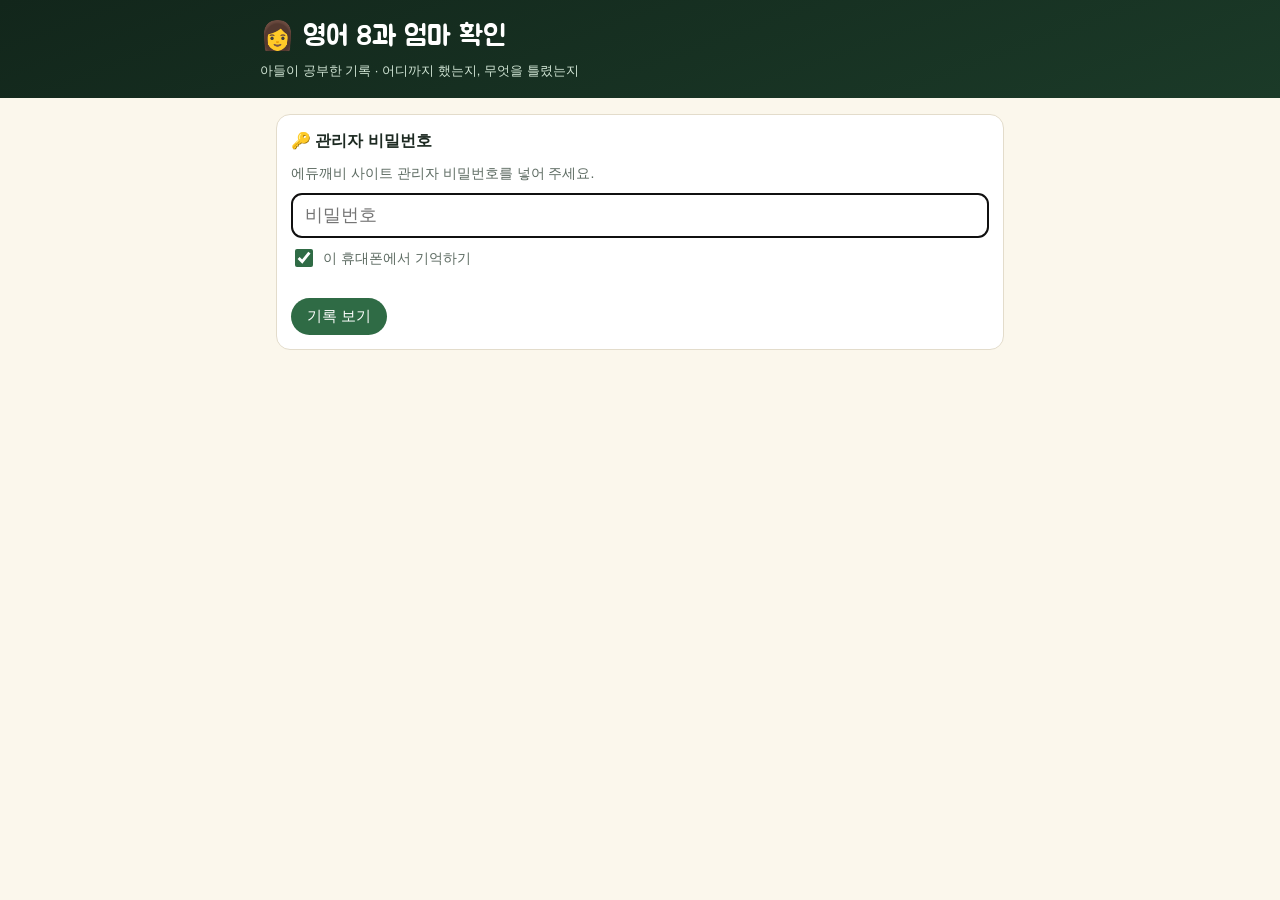
<file: english8/mom.html>
<!doctype html>
<html lang="ko">
<head>
<meta charset="utf-8">
<meta name="viewport" content="width=device-width, initial-scale=1">
<title>영어 8과 엄마 확인</title>
<meta name="theme-color" content="#12261b">
<link rel="manifest" href="mom.webmanifest">
<link rel="icon" type="image/png" href="icon.png">
<link rel="apple-touch-icon" href="icon.png">
<meta name="apple-mobile-web-app-capable" content="yes">
<meta name="mobile-web-app-capable" content="yes">
<meta name="apple-mobile-web-app-title" content="8과 엄마확인">
<meta name="robots" content="noindex">
<link href="https://fonts.googleapis.com/css2?family=Jua&display=swap" rel="stylesheet">
<style>
:root{--jungle:#12261b;--jungle2:#1b3a28;--leaf:#2f6b45;--moss:#8fc26a;--amber:#ffb627;--amber-soft:#fff1cf;
  --paper:#fbf7ec;--ink:#1d2a22;--muted:#5d6b62;--line:#e3dccb;--card:#fff;--red:#d9483b}
*{box-sizing:border-box}
html,body{margin:0}
body{background:var(--paper);color:var(--ink);font-family:"Malgun Gothic","맑은 고딕","Apple SD Gothic Neo",sans-serif;line-height:1.55}
button,input{font-family:inherit}
header{background:linear-gradient(160deg,var(--jungle),var(--jungle2));color:#fff;padding:16px}
.in{max-width:760px;margin:0 auto}
h1{font-family:Jua,sans-serif;font-weight:400;margin:0;font-size:clamp(20px,5.5vw,28px);white-space:nowrap;overflow:hidden;text-overflow:ellipsis}
.sub{color:#cfe3d3;font-size:13px;margin-top:2px;white-space:nowrap;overflow:hidden;text-overflow:ellipsis}
main{max-width:760px;margin:0 auto;padding:16px 16px 50px}
.card{background:var(--card);border:1px solid var(--line);border-radius:14px;padding:14px;margin-bottom:12px}
h2{font-size:16px;margin:0 0 10px;white-space:nowrap;overflow:hidden;text-overflow:ellipsis}
.btn{border:0;border-radius:999px;padding:9px 16px;font-size:15px;background:var(--leaf);color:#fff;cursor:pointer}
.btn.ghost{background:#fff;color:var(--leaf);border:2px solid var(--leaf)}
.login input[type=password]{width:100%;font-size:18px;padding:10px 12px;border:2px solid var(--line);border-radius:10px;margin:8px 0}
.login label{display:block;font-size:14px;color:var(--muted);margin-bottom:6px}
.login label input{width:18px;height:18px;vertical-align:-4px;margin-right:6px;accent-color:var(--leaf)}
.err{color:var(--red);font-weight:700;min-height:22px;font-size:14px}
.top{display:flex;justify-content:space-between;align-items:center;gap:8px;flex-wrap:wrap}
.when{font-size:15px}
.when b{color:var(--leaf)}
.tabs{display:grid;grid-template-columns:repeat(auto-fill,minmax(100px,1fr));gap:6px}
.tabs div{border-radius:10px;padding:6px 8px;font-size:13px;background:#f1efe8;color:var(--muted)}
.tabs div.on{background:#e6f3dc;color:var(--leaf);font-weight:700}
.score{display:inline-block;border-radius:999px;padding:1px 10px;font-weight:700;font-size:14px;background:#e6f3dc;color:var(--leaf)}
.score.bad{background:#fde6e3;color:var(--red)}
.score.none{background:#f1efe8;color:var(--muted)}
.peek{display:inline-block;background:var(--amber-soft);color:#8a5a00;border-radius:999px;padding:1px 8px;font-size:12.5px;margin-left:4px}
.qrow{display:flex;justify-content:space-between;gap:8px;align-items:center;padding:8px 0;border-top:1px dashed var(--line)}
.qrow:first-of-type{border-top:0}
.qrow .name{font-weight:700;font-size:14.5px}
.miss{margin:4px 0 6px;padding-left:10px;border-left:3px solid var(--red);font-size:13.5px}
.miss div{margin:3px 0}
.miss s{color:var(--red)}
.miss b{color:var(--leaf)}
.empty{color:var(--muted);font-size:14px}
.wbox{background:#fffdf6;border:1px solid var(--line);border-radius:10px;padding:10px 12px;font-size:15px;margin-top:6px}
.wbox .u{color:var(--leaf);font-weight:700;background:var(--amber-soft);border-radius:4px;padding:0 3px}
.wbox .no{color:#b9b3a3}
.log div{display:flex;gap:10px;font-size:14px;padding:4px 0;border-top:1px solid #f1ede2}
.log time{color:var(--muted);flex:0 0 92px;font-size:12.5px}
table{border-collapse:collapse;width:100%;font-size:14px}
td,th{padding:5px 6px;border-top:1px solid var(--line);text-align:left}
th{color:var(--muted);font-weight:400;font-size:12.5px}
.foot{display:flex;gap:8px;flex-wrap:wrap;margin-top:10px}
</style>
</head>
<body>
<header><div class="in">
  <h1>👩 영어 8과 엄마 확인</h1>
  <div class="sub">아들이 공부한 기록 · 어디까지 했는지, 무엇을 틀렸는지</div>
</div></header>
<main id="app"></main>

<script>
const API = "https://shj-class.vercel.app/api/study";
const UNIT = "u8";
const app = document.getElementById("app");
const esc = s => String(s ?? "").replace(/&/g,"&amp;").replace(/</g,"&lt;").replace(/>/g,"&gt;");
let pw = ""; try { pw = localStorage.getItem("u8mom") || ""; } catch(e){}

const TABS = [["s1","① 들어가기"],["s2","② 단어"],["s3","③ 본문"],["s4","④ 줄거리"],["s5","⑤ 문법"],["s6","⑥ 써 보기"],["s7","⑦ 마무리"]];
const BLANKS = [["plot","④ 줄거리 빈칸 채우기"],["sns","⑤ SNS 글 (현재완료)"],["r1","⑦-1 단어 빈칸"],["r2","⑦-2 at · by · in"],["r5","⑦-5 현재완료 쓰기"],["r6","⑦-6 something + 형용사"]];
const PICKS = [["who","④ 누가 한 말일까"],["pick0","⑦ 언어 형식 고르기"],["tf","⑦-4 T/F"]];

function loginView(msg=""){
  app.innerHTML = `<div class="card login">
    <h2>🔑 관리자 비밀번호</h2>
    <div class="empty">에듀깨비 사이트 관리자 비밀번호를 넣어 주세요.</div>
    <input id="pw" type="password" autocomplete="current-password" placeholder="비밀번호">
    <label><input type="checkbox" id="keep" checked> 이 휴대폰에서 기억하기</label>
    <div class="err">${esc(msg)}</div>
    <button class="btn" id="go">기록 보기</button></div>`;
  const go = () => { pw = document.getElementById("pw").value.trim(); if (!pw) return;
    if (document.getElementById("keep").checked){ try { localStorage.setItem("u8mom", pw); } catch(e){} }
    load(); };
  document.getElementById("go").onclick = go;
  document.getElementById("pw").onkeydown = e => { if (e.key === "Enter") go(); };
  document.getElementById("pw").focus();
}

async function load(){
  app.innerHTML = `<div class="card empty">불러오는 중…</div>`;
  try {
    const r = await fetch(API, { method:"POST", headers:{"Content-Type":"application/json","x-admin-password":pw}, body: JSON.stringify({ unit: UNIT, admin: true }) });
    const j = await r.json().catch(() => ({}));
    if (!r.ok){ if (r.status === 401 || r.status === 429){ try { localStorage.removeItem("u8mom"); } catch(e){} } return loginView(j.error || "불러오지 못했어요."); }
    show(j.record);
  } catch(e){ loginView("인터넷 연결을 확인해 주세요."); }
}

const fmt = iso => { const d = new Date(iso); return isNaN(d) ? "" : d.toLocaleString("ko-KR",{month:"numeric",day:"numeric",weekday:"short",hour:"2-digit",minute:"2-digit"}); };
const scoreTag = (ok,total) => `<span class="score ${ok===total?"":"bad"}">⭕ ${ok} / ${total}</span>`;

function show(rec){
  if (!rec || !rec.data){ app.innerHTML = `<div class="card"><h2>아직 기록이 없어요</h2><div class="empty">아들이 수업 화면을 열면 여기에 기록이 생겨요.</div></div>${foot()}`; bindFoot(); return; }
  const d = rec.data, peek = d.peek || {};
  let h = `<div class="card top"><div class="when">마지막 공부 <b>${fmt(rec.at)}</b></div><button class="btn ghost" id="rf">↻ 새로고침</button></div>`;

  h += `<div class="card"><h2>📍 열어 본 칸</h2><div class="tabs">${TABS.map(([k,n]) =>
    `<div class="${d.tabs && d.tabs[k] ? "on" : ""}">${d.tabs && d.tabs[k] ? "✅" : "⬜"} ${n}</div>`).join("")}</div>
    <div class="empty" style="margin-top:8px">③ 본문에서 본 장면: ${[1,2,3,4,5,6].map(i => d.scenes && d.scenes[i] ? `<b style="color:var(--leaf)">${i}</b>` : `<span style="color:#c9c2b0">${i}</span>`).join(" · ")}
    ${d.qopen ? ` · 본문 질문 답 확인 ${d.qopen}번` : ""}</div></div>`;

  // 빈칸 문제
  h += `<div class="card"><h2>✏️ 빈칸 문제 (마지막 채점)</h2>`;
  BLANKS.forEach(([id,name]) => {
    const b = d.blanks && d.blanks[id];
    h += `<div class="qrow"><span class="name">${name}${peek[id] ? `<span class="peek">👀 정답 봄 ${esc(peek[id])}</span>` : ""}</span>
      ${b ? `<span>${scoreTag(b.ok,b.total)} <span class="empty">${b.tries}번 채점</span></span>` : `<span class="score none">아직 안 함</span>`}</div>`;
    if (b){ const miss = b.items.filter(x => !x.ok);
      if (miss.length) h += `<div class="miss">${miss.map(x => `<div>${esc(x.q)}<br>아들 답 <s>${esc(x.typed) || "(빈칸)"}</s> → 정답 <b>${esc(x.ans)}</b></div>`).join("")}</div>`; }
  });
  h += `</div>`;

  // 고르기 문제
  h += `<div class="card"><h2>👆 고르기 문제</h2>`;
  PICKS.forEach(([id,name]) => {
    const p = d.picks && d.picks[id];
    const ok = p ? p.filter(x => x.ok).length : 0, wrong = p ? p.reduce((a,x) => a + (x.wrong||0), 0) : 0;
    h += `<div class="qrow"><span class="name">${name}${peek[id] ? `<span class="peek">👀 정답 봄 ${esc(peek[id])}</span>` : ""}</span>
      ${p && (ok || wrong) ? `<span>${scoreTag(ok,p.length)} <span class="empty">틀린 횟수 ${wrong}</span></span>` : `<span class="score none">아직 안 함</span>`}</div>`;
    const hard = p ? p.filter(x => x.wrong) : [];
    if (hard.length) h += `<div class="miss">${hard.map(x => `<div>${esc(x.q)} <s>${x.wrong}번 틀림</s></div>`).join("")}</div>`;
  });
  const sq = d.seq || {}, tq = d.tq || {}, od = d.order || [];
  h += `<div class="qrow"><span class="name">⑦-3 이야기 순서</span>${sq.done ? `<span class="score">✅ 끝 · 틀린 횟수 ${sq.wrong||0}</span>` : `<span class="score none">${sq.step||0} / 6</span>`}</div>`;
  h += `<div class="qrow"><span class="name">⑤ T. rex 가족 놀이</span>${tq.step >= (tq.total||8) ? `<span class="score">✅ 끝 · 틀린 횟수 ${tq.wrong||0}</span>` : `<span class="score none">${tq.step||0} / ${tq.total||8}</span>`}</div>`;
  h += `<div class="qrow"><span class="name">⑤ 단어 순서 놓기</span><span class="score ${od.every(x=>x.ok)&&od.length?"":"none"}">${od.filter(x=>x.ok).length} / ${od.length||3} · 틀린 횟수 ${od.reduce((a,x)=>a+(x.wrong||0),0)}</span></div>`;
  h += `</div>`;

  // 쓴 글
  const w = d.write || {};
  const u = v => v ? `<span class="u">${esc(v)}</span>` : `<span class="no">(아직 안 씀)</span>`;
  h += `<div class="card"><h2>📝 아들이 쓴 글</h2>
    <div class="empty">⑥ 이야기 이어 쓰기</div>
    <div class="wbox">Eckels found some changes in the present and was shocked. “${u(w.w1)}” he said to himself.
      He went to Travis to ask what he could do. “${u(w.w2)}” asked Eckels. “${u(w.w3)}” said Travis.
      Eckels went outside and saw something unthinkable. “${u(w.w4)}” he said.</div>
    <div class="empty" style="margin-top:6px">점검표: ${["상상력","현재완료·something+형용사","철자·구두점"].map((t,i) => (w["c"+(i+1)] ? "☑️ " : "⬜ ") + t).join(" · ")}</div>
    <div class="empty" style="margin-top:12px">⑥ 10년 뒤의 나에게 편지</div>
    <div class="wbox">Dear Future Me, … You’ve always wanted to be ${u(w.dream)}. I hope your dream has come true. ${w.more ? u(w.more) : ""} … With love, ${u(w.name)}</div>
    <div class="empty" style="margin-top:12px">⑦-7 특별한 경험 두 가지</div>
    <div class="wbox">① ${u(w.e1)}<br>② ${u(w.e2)}</div>
    <div class="empty" style="margin-top:12px">스스로 평가: Words and Reading ${["😊","🙂","😥"][w.s1] || "—"} · Grammar and Writing ${["😊","🙂","😥"][w.s2] || "—"}</div>
  </div>`;

  // Have you ~?
  const ex = (d.exp || []).filter(x => x.me || x.mom);
  if (ex.length) h += `<div class="card"><h2>🙋 Have you ~? (⑤ 문법)</h2><table><tr><th>질문</th><th>아들</th><th>엄마</th></tr>
    ${ex.map(x => `<tr><td>Have you ${esc(x.q)}?</td><td>${esc(x.me)||"—"}</td><td>${esc(x.mom)||"—"}</td></tr>`).join("")}</table></div>`;

  // 최근 기록
  const log = (rec.log || []).slice(-40).reverse();
  h += `<div class="card log"><h2>🕒 최근 기록</h2>${log.length ? log.map(x => `<div><time>${fmt(x.t)}</time><span>${esc(x.m)}</span></div>`).join("") : `<div class="empty">아직 없어요</div>`}</div>`;
  app.innerHTML = h + foot();
  document.getElementById("rf").onclick = load;
  bindFoot();
}
const foot = () => `<div class="foot"><button class="btn ghost" id="forget">이 휴대폰에서 비밀번호 잊기</button></div>`;
function bindFoot(){ document.getElementById("forget").onclick = () => { try { localStorage.removeItem("u8mom"); } catch(e){} pw = ""; loginView(); }; }

if (pw) load(); else loginView();
</script>
</body>
</html>
</file>
